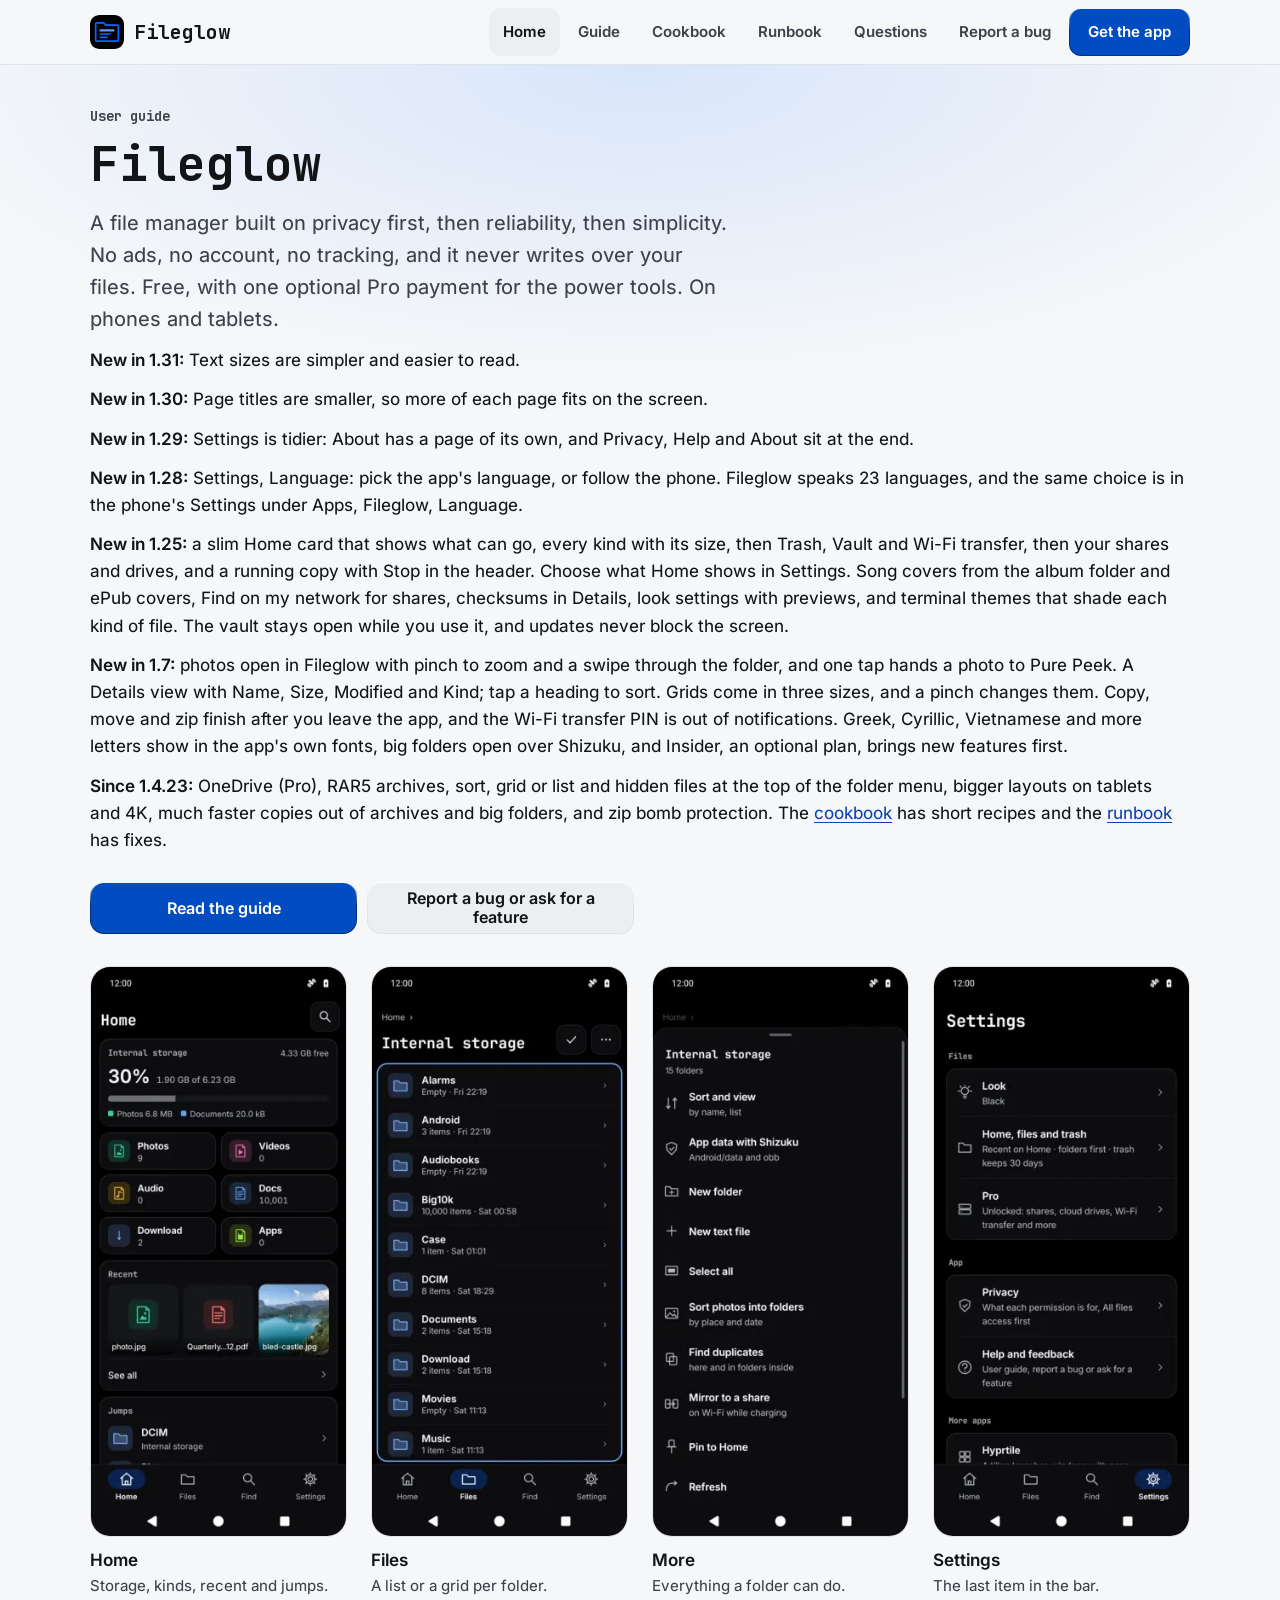
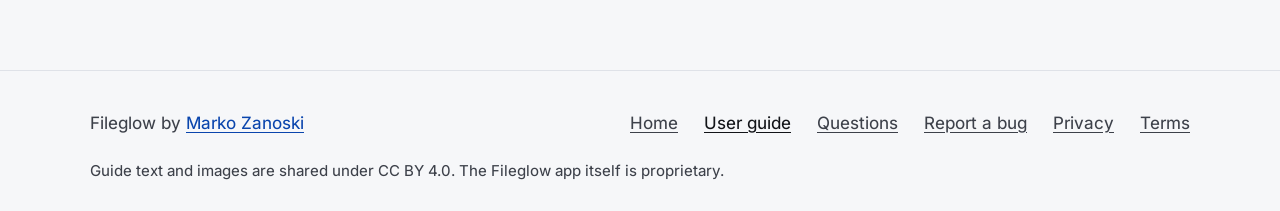
<file: docs/index.html>
<!doctype html>
<html lang="en">
<head>
<meta charset="utf-8">
<meta name="viewport" content="width=device-width, initial-scale=1, viewport-fit=cover">
<title>Home · Fileglow user guide</title>
<meta name="description" content="The user guide for Fileglow, the private and reliable file manager for Android phones and tablets.">
<meta name="theme-color" content="#f6f7f9" media="(prefers-color-scheme: light)">
<meta name="theme-color" content="#000000" media="(prefers-color-scheme: dark)">
<meta property="og:title" content="Home · Fileglow user guide">
<meta property="og:description" content="The user guide for Fileglow, the private and reliable file manager for Android phones and tablets.">
<link rel="icon" href="img/icon.svg" type="image/svg+xml">
<link rel="preload" href="fonts/jetbrains-mono-bold.woff2" as="font" type="font/woff2" crossorigin>
<link rel="preload" href="fonts/inter-regular.woff2" as="font" type="font/woff2" crossorigin>
<style>:root {
color-scheme: light dark;
--zs-fill: #004cc0;
--zs-on-fill: #ffffff;
--zs-glow: #0068ff;
--zs-mono: "JetBrains Mono", ui-monospace, "SF Mono", Menlo, Consolas, monospace;
--zs-sans: "Inter", system-ui, -apple-system, "Segoe UI", Roboto, sans-serif;
--zs-fs: 1;
--zs-type-screen-title: calc(27px * var(--zs-fs));
--zs-type-app-bar-title: calc(22px * var(--zs-fs));
--zs-type-pro-headline: calc(22px * var(--zs-fs));
--zs-type-sheet-title: calc(18px * var(--zs-fs));
--zs-type-sheet-title-big: calc(22px * var(--zs-fs));
--zs-type-section-label: calc(13px * var(--zs-fs));
--zs-type-panel-value: calc(19px * var(--zs-fs));
--zs-type-number: calc(20px * var(--zs-fs));
--zs-type-version: calc(17px * var(--zs-fs));
--zs-type-body: calc(15px * var(--zs-fs));
--zs-type-key: calc(15px * var(--zs-fs));
--zs-type-key-main: calc(16px * var(--zs-fs));
--zs-type-header-key: calc(13px * var(--zs-fs));
--zs-type-item-name: calc(15px * var(--zs-fs));
--zs-type-feature-name: calc(15px * var(--zs-fs));
--zs-type-pitch: calc(14.5px * var(--zs-fs));
--zs-type-hint: calc(14px * var(--zs-fs));
--zs-type-small: calc(13.5px * var(--zs-fs));
--zs-type-feature-line: calc(13px * var(--zs-fs));
--zs-type-nav-label: calc(12.5px * var(--zs-fs));
--zs-type-chip: calc(12.5px * var(--zs-fs));
--zs-type-meta: calc(12.5px * var(--zs-fs));
--zs-type-axis: calc(12px * var(--zs-fs));
--zs-r-plate: 16px;
--zs-r-key: 14px;
--zs-r-key-focus-inner: 10px;
--zs-r-header-key: 12px;
--zs-r-icon-button: 12px;
--zs-r-row: 12px;
--zs-r-note: 12px;
--zs-r-theme-tile: 14px;
--zs-r-tile-preview: 9px;
--zs-r-feature-tile: 10px;
--zs-r-list-icon: 10px;
--zs-r-sheet-top: 24px;
--zs-r-grab: 4px;
--zs-r-pill: 999px;
--zs-r-chip: 999px;
--zs-r-switch: 999px;
--zs-key-h: 52px;
--zs-header-key-h: 48px;
--zs-touch: 48px;
--zs-row-h: 52px;
--zs-item-h: 56px;
--zs-nav-item-h: 56px;
--zs-pill-w: 60px;
--zs-pill-h: 32px;
--zs-pro-row-h: 60px;
--zs-content-max: 1100px;
--zs-press-ms: 70ms;
--zs-release-ms: 140ms;
--zs-look-ms: 250ms;
--zs-pill-ms: 200ms;
--zs-s0: 2px;
--zs-s1: 4px;
--zs-s2: 6px;
--zs-s3: 8px;
--zs-s4: 10px;
--zs-s5: 12px;
--zs-s6: 14px;
--zs-s7: 16px;
--zs-s8: 18px;
--zs-s9: 22px;
--zs-s10: 26px;
--zs-s11: 28px;
--zs-s12: 32px;
--zs-s13: 48px;
--zs-ground: #f6f7f9;
--zs-plate: #ffffff;
--zs-well: #eceef2;
--zs-line: #dfe2e8;
--zs-edge: #7b808c;
--zs-bevel: #ffffff;
--zs-text: #121418;
--zs-soft: #3d414a;
--zs-blue: #0a45ad;
--zs-on-blue: #ffffff;
--zs-ok: #0a5530;
--zs-warn: #5c3a00;
--zs-bad: #931313;
--zs-scrim: rgba(18,20,24,.38);
--zs-chosen: #e8f0ff;
--zs-on-chosen: #0a3f9e;
--zs-risky-fill: #fde8e7;
--zs-risky-text: #8a1010;
--zs-risky-line: #d42a20;
--zs-live-dot: #1a7f4b;
}
@media (prefers-color-scheme: dark) {
:root:not([data-look]), :root[data-look="auto"] {
--zs-ground: #000000;
--zs-plate: #0d0d10;
--zs-well: #16171b;
--zs-line: #24252b;
--zs-edge: #646771;
--zs-bevel: #34363e;
--zs-text: #ffffff;
--zs-soft: #b6b8c0;
--zs-blue: #7aaeff;
--zs-on-blue: #04132e;
--zs-ok: #6fdc9b;
--zs-warn: #f2c06b;
--zs-bad: #ff9d97;
--zs-scrim: rgba(0,0,0,.6);
--zs-chosen: #0a2350;
--zs-on-chosen: #ffffff;
--zs-risky-fill: #2a0d10;
--zs-risky-text: #ffb4ae;
--zs-risky-line: #ff5a4f;
--zs-live-dot: #3ecf8e;
}
}
:root[data-look="light"] {
color-scheme: light;
--zs-ground: #f6f7f9;
--zs-plate: #ffffff;
--zs-well: #eceef2;
--zs-line: #dfe2e8;
--zs-edge: #7b808c;
--zs-bevel: #ffffff;
--zs-text: #121418;
--zs-soft: #3d414a;
--zs-blue: #0a45ad;
--zs-on-blue: #ffffff;
--zs-ok: #0a5530;
--zs-warn: #5c3a00;
--zs-bad: #931313;
--zs-scrim: rgba(18,20,24,.38);
--zs-chosen: #e8f0ff;
--zs-on-chosen: #0a3f9e;
--zs-risky-fill: #fde8e7;
--zs-risky-text: #8a1010;
--zs-risky-line: #d42a20;
--zs-live-dot: #1a7f4b;
}
:root[data-look="dark"] {
color-scheme: dark;
--zs-ground: #111215;
--zs-plate: #18191d;
--zs-well: #1f2126;
--zs-line: #2a2c33;
--zs-edge: #6c707b;
--zs-bevel: #3a3d46;
--zs-text: #eceef2;
--zs-soft: #b5b8c1;
--zs-blue: #86b6ff;
--zs-on-blue: #04132e;
--zs-ok: #6fdc9b;
--zs-warn: #f2c06b;
--zs-bad: #ff9d97;
--zs-scrim: rgba(0,0,0,.55);
--zs-chosen: #0a2350;
--zs-on-chosen: #ffffff;
--zs-risky-fill: #2a0d10;
--zs-risky-text: #ffb4ae;
--zs-risky-line: #ff5a4f;
--zs-live-dot: #3ecf8e;
}
:root[data-look="black"] {
color-scheme: dark;
--zs-ground: #000000;
--zs-plate: #0d0d10;
--zs-well: #16171b;
--zs-line: #24252b;
--zs-edge: #646771;
--zs-bevel: #34363e;
--zs-text: #ffffff;
--zs-soft: #b6b8c0;
--zs-blue: #7aaeff;
--zs-on-blue: #04132e;
--zs-ok: #6fdc9b;
--zs-warn: #f2c06b;
--zs-bad: #ff9d97;
--zs-scrim: rgba(0,0,0,.6);
--zs-chosen: #0a2350;
--zs-on-chosen: #ffffff;
--zs-risky-fill: #2a0d10;
--zs-risky-text: #ffb4ae;
--zs-risky-line: #ff5a4f;
--zs-live-dot: #3ecf8e;
}
@media (prefers-reduced-motion: reduce) { :root { --zs-press-ms: 0ms; --zs-release-ms: 0ms; --zs-look-ms: 0ms; --zs-pill-ms: 0ms; } }
@font-face { font-family: Inter; src: url(fonts/inter-regular.woff2) format("woff2"); font-weight: 400; font-display: swap; }
@font-face { font-family: Inter; src: url(fonts/inter-semibold.woff2) format("woff2"); font-weight: 600; font-display: swap; }
@font-face { font-family: "JetBrains Mono"; src: url(fonts/jetbrains-mono-bold.woff2) format("woff2"); font-weight: 700; font-display: swap; }
* { box-sizing: border-box; }
html { background: var(--zs-ground); scroll-behavior: smooth; -webkit-text-size-adjust: 100%; }
@media (prefers-reduced-motion: reduce) { html { scroll-behavior: auto; } }
body { margin: 0; color: var(--zs-text); background: var(--zs-ground); font: 400 1.0625rem/1.6 var(--zs-sans); -webkit-font-smoothing: antialiased; }
img, svg { display: block; max-width: 100%; }
a { color: var(--zs-blue); text-underline-offset: .2em; }
a:hover { text-decoration-thickness: 2px; }
:focus-visible { outline: 2px solid var(--zs-glow); outline-offset: 3px; border-radius: var(--zs-r-row); }
.skip { position: absolute; left: -999px; top: 8px; z-index: 20; background: var(--zs-fill); color: var(--zs-on-fill); padding: 12px 18px; border-radius: var(--zs-r-key); font-weight: 600; }
.skip:focus { left: 12px; }
.wrap { width: min(var(--zs-content-max), 100% - 40px); margin-inline: auto; }
h1, h2, .lbl { font-family: var(--zs-mono); font-weight: 700; letter-spacing: 0; margin: 0; }
h1, h2, h3 { text-wrap: balance; }
p, li, dd { text-wrap: pretty; }
h1 { font-size: clamp(2rem, 5.2vw, 3rem); line-height: 1.12; }
h2 { font-size: clamp(1.375rem, 3vw, 1.75rem); line-height: 1.2; margin: 44px 0 12px; }
h3, .h3 { font: 600 1.125rem/1.35 var(--zs-sans); margin: 0; }
.lbl { font-size: .875rem; color: var(--zs-soft); margin: 0 0 10px; }
p { margin: 0; }
p + p { margin-top: 12px; }
.bar { position: sticky; top: 0; z-index: 10; background: var(--zs-ground); border-bottom: 1px solid var(--zs-line); padding-top: env(safe-area-inset-top, 0px); }
.bar .wrap { display: flex; flex-wrap: wrap; align-items: center; justify-content: space-between; gap: 0 12px; min-height: 64px; padding-block: 8px; }
.brand { display: flex; align-items: center; gap: 10px; min-height: 48px; color: var(--zs-text); text-decoration: none; font: 700 1.25rem/1 var(--zs-mono); white-space: nowrap; }
.brand img { width: 34px; height: 34px; border-radius: 9px; }
.bar nav { display: flex; align-items: center; gap: 4px; }
.bar nav a { display: inline-flex; align-items: center; min-height: 48px; padding: 0 14px; border-radius: var(--zs-r-row); color: var(--zs-soft); font-weight: 600; font-size: .9375rem; text-decoration: none; white-space: nowrap; }
.bar nav a:hover, .bar nav a[aria-current] { color: var(--zs-text); background: var(--zs-well); }
@media (max-width: 760px) { .hide-s { display: none !important; } }
.key { display: inline-flex; align-items: center; justify-content: center; gap: 10px; min-height: var(--zs-key-h); padding: 0 22px; border-radius: var(--zs-r-key); border: 1px solid transparent; font: 600 1rem/1.2 var(--zs-sans); text-decoration: none; text-align: center; cursor: pointer; transition: transform var(--zs-release-ms) ease, filter var(--zs-release-ms) ease; }
.key:active { transform: scale(.97); transition-duration: var(--zs-press-ms); }
.key.filled, .bar nav a.key { color: var(--zs-on-fill); background: linear-gradient(var(--zs-fill), var(--zs-fill)) padding-box, linear-gradient(to bottom, rgba(255,255,255,.32), color-mix(in srgb, var(--zs-fill) 65%, #000) 45%) border-box; }
.key.filled:hover, .bar nav a.key:hover { color: var(--zs-on-fill); filter: brightness(1.08); }
.bar nav a.key { min-height: 48px; padding: 0 18px; border-radius: var(--zs-r-header-key); }
.key.tonal { color: var(--zs-text); background: linear-gradient(var(--zs-well), var(--zs-well)) padding-box, linear-gradient(to bottom, var(--zs-bevel), var(--zs-line) 45%) border-box; }
.keys { display: grid; gap: 10px; margin-top: 28px; max-width: 34rem; }
@media (min-width: 35em) { .keys { grid-auto-flow: column; grid-auto-columns: minmax(0, 1fr); } }
.plate { background: var(--zs-plate); border: 1px solid var(--zs-line); border-radius: var(--zs-r-plate); box-shadow: 0 1px 0 var(--zs-bevel) inset; }
.page { position: relative; isolation: isolate; padding-block: 40px 72px; }
.page::before { content: ""; position: absolute; inset: 0 0 auto; height: 320px; z-index: -1; pointer-events: none; background: radial-gradient(60% 100% at 50% 0%, color-mix(in srgb, var(--zs-glow) 12%, transparent), transparent); }
.lede { margin-top: 16px; max-width: 40rem; color: var(--zs-soft); font-size: clamp(1.0625rem, 1.8vw, 1.25rem); }
.doc { max-width: 46rem; overflow-wrap: break-word; }
.doc p, .doc li { color: var(--zs-soft); }
.doc strong, .doc b { color: var(--zs-text); font-weight: 600; }
.doc ul, .doc ol { padding-left: 1.3em; }
.doc li + li { margin-top: 6px; }
dl.rows { margin: 16px 0 0; padding: 4px 0; }
dl.rows > div { padding: 14px 18px; }
dl.rows > div + div { border-top: 1px solid var(--zs-line); }
dl.rows dt { font-weight: 600; color: var(--zs-text); }
dl.rows dd { margin: 2px 0 0; color: var(--zs-soft); }
.with-shot { display: grid; grid-template-columns: minmax(0, 1fr); gap: 24px; align-items: start; }
@media (min-width: 840px) { .with-shot { grid-template-columns: minmax(0, 1fr) 260px; gap: 56px; } .with-shot > figure { position: sticky; top: 88px; margin-top: 44px; } }
figure { margin: 0; }
figure img { width: 100%; height: auto; aspect-ratio: 9 / 20; border-radius: 20px; border: 1px solid var(--zs-line); background: var(--zs-plate); }
.with-shot > figure { max-width: 260px; }
figcaption { margin-top: 10px; font-weight: 600; }
figcaption span { display: block; font-weight: 400; color: var(--zs-soft); font-size: .9375rem; }
.shots { display: grid; gap: 16px; grid-template-columns: repeat(2, minmax(0, 1fr)); margin: 32px 0 0; padding: 0; list-style: none; }
@media (min-width: 840px) { .shots { grid-template-columns: repeat(4, minmax(0, 1fr)); gap: 24px; } }
figure.tv img { aspect-ratio: 16 / 9; border-radius: 14px; }
.tvshots { display: grid; gap: 20px; grid-template-columns: minmax(0, 1fr); margin: 24px 0 0; padding: 0; list-style: none; }
@media (min-width: 640px) { .tvshots { grid-template-columns: repeat(2, minmax(0, 1fr)); } }
.cards { display: grid; gap: 12px; margin-top: 24px; }
@media (min-width: 840px) { .cards { grid-template-columns: 1fr 1fr; } }
.card { padding: 22px; display: flex; flex-direction: column; gap: 6px; }
.card p { color: var(--zs-soft); }
.card .key { margin-top: auto; align-self: start; }
.card p:last-of-type { margin-bottom: 14px; }
.mail { color: var(--zs-text); }
.sr { position: absolute; width: 1px; height: 1px; overflow: hidden; clip-path: inset(50%); white-space: nowrap; }
footer { border-top: 1px solid var(--zs-line); padding: 28px 0 calc(28px + env(safe-area-inset-bottom, 0px)); color: var(--zs-soft); }
footer .wrap { display: flex; flex-wrap: wrap; gap: 12px 24px; justify-content: space-between; align-items: center; }
footer nav { display: flex; flex-wrap: wrap; gap: 2px; margin-inline: -12px; }
footer nav a { display: inline-flex; align-items: center; min-height: 48px; padding: 0 12px; color: var(--zs-soft); border-radius: var(--zs-r-row); }
footer nav a:hover, footer nav a[aria-current] { color: var(--zs-text); }
footer .lic { flex-basis: 100%; font-size: .9375rem; }
@media (min-width: 2200px) { html { font-size: 130%; } .wrap { width: min(1600px, 100% - 96px); } }
@media (min-width: 3200px) { html { font-size: 180%; } .wrap { width: min(2400px, 100% - 160px); } }
@media (prefers-reduced-motion: reduce) { .key { transition: none; } .key:active { transform: none; } }</style>
</head>
<body>
<a class="skip" href="#main">Skip to content</a>
<header class="bar">
  <div class="wrap">
    <a class="brand" href="index.html"><img src="img/icon.svg" alt="" width="34" height="34"><span>Fileglow</span></a>
    <nav aria-label="Guide pages"><a class="hide-s" href="index.html" aria-current="page">Home</a><a class="hide-s" href="guide.html">Guide</a><a class="hide-s" href="cookbook.html">Cookbook</a><a class="hide-s" href="runbook.html">Runbook</a><a class="hide-s" href="faq.html">Questions</a><a class="hide-s" href="report.html">Report a bug</a><a class="key" href="https://play.google.com/store/apps/details?id=com.zanoshky.fileglow&amp;referrer=utm_source%3Dgithub%26utm_medium%3Dguide%26utm_campaign%3Dfileglow-2026-11">Get the app</a></nav>
  </div>
</header>
<main id="main" class="page">
  <div class="wrap">

    <p class="lbl">User guide</p>
    <h1>Fileglow</h1>
    <p class="lede">A file manager built on privacy first, then reliability, then simplicity. No ads, no account, no tracking, and it never writes over your files. Free, with one optional Pro payment for the power tools. On phones and tablets.</p>
    <p><strong>New in 1.31:</strong> Text sizes are simpler and easier to read.</p>
    <p><strong>New in 1.30:</strong> Page titles are smaller, so more of each page fits on the screen.</p>
    <p><strong>New in 1.29:</strong> Settings is tidier: About has a page of its own, and Privacy, Help and About sit at the end.</p>
    <p><strong>New in 1.28:</strong> Settings, Language: pick the app's language, or follow the phone. Fileglow speaks 23 languages, and the same choice is in the phone's Settings under Apps, Fileglow, Language.</p>
    <p><strong>New in 1.25:</strong> a slim Home card that shows what can go, every kind with its size, then Trash, Vault and Wi-Fi transfer, then your shares and drives, and a running copy with Stop in the header. Choose what Home shows in Settings. Song covers from the album folder and ePub covers, Find on my network for shares, checksums in Details, look settings with previews, and terminal themes that shade each kind of file. The vault stays open while you use it, and updates never block the screen.</p>
    <p><strong>New in 1.7:</strong> photos open in Fileglow with pinch to zoom and a swipe through the folder, and one tap hands a photo to Pure Peek. A Details view with Name, Size, Modified and Kind; tap a heading to sort. Grids come in three sizes, and a pinch changes them. Copy, move and zip finish after you leave the app, and the Wi-Fi transfer PIN is out of notifications. Greek, Cyrillic, Vietnamese and more letters show in the app's own fonts, big folders open over Shizuku, and Insider, an optional plan, brings new features first.</p>
    <p><strong>Since 1.4.23:</strong> OneDrive (Pro), RAR5 archives, sort, grid or list and hidden files at the top of the folder menu, bigger layouts on tablets and 4K, much faster copies out of archives and big folders, and zip bomb protection. The <a href="cookbook.html">cookbook</a> has short recipes and the <a href="runbook.html">runbook</a> has fixes.</p>
    <div class="keys">
      <a class="key filled" href="guide.html">Read the guide</a>
      <a class="key tonal" href="report.html">Report a bug or ask for a feature</a>
    </div>
    <ul class="shots">
      <li><figure><img src="img/home.jpg" srcset="img/home-300.webp 300w, img/home-540.webp 540w" sizes="(min-width: 840px) 260px, 45vw" alt="Fileglow Home in Black: internal storage 30% used with a coloured bar, tiles for Photos, Videos, Audio, Docs, Download and Apps, Recent pictures and Jumps, with Home, Files, Find and Settings in the bar at the foot." width="540" height="1200" fetchpriority="high"><figcaption>Home<span>Storage, kinds, recent and jumps.</span></figcaption></figure></li>
      <li><figure><img src="img/files.jpg" srcset="img/files-300.webp 300w, img/files-540.webp 540w" sizes="(min-width: 840px) 260px, 45vw" alt="Files on Internal storage: a list of folders such as Alarms, Android, Audiobooks, DCIM, Documents, Download, Movies and Music, each with its size and date, and the Select and More keys in the header." width="540" height="1200" loading="lazy" decoding="async"><figcaption>Files<span>A list or a grid per folder.</span></figcaption></figure></li>
      <li><figure><img src="img/menu.jpg" srcset="img/menu-300.webp 300w, img/menu-540.webp 540w" sizes="(min-width: 840px) 260px, 45vw" alt="The More sheet of a folder: App data with Shizuku, New folder, New text file, Select all, Sort photos into folders, Find duplicates, Mirror to a share, Pin to Home and Refresh." width="540" height="1200" loading="lazy" decoding="async"><figcaption>More<span>Everything a folder can do.</span></figcaption></figure></li>
      <li><figure><img src="img/settings.jpg" srcset="img/settings-300.webp 300w, img/settings-540.webp 540w" sizes="(min-width: 840px) 260px, 45vw" alt="Settings: a Files card with Look, Home, files and trash, and Pro, an App card with Privacy and Help and feedback, then More apps, each row saying what is set now." width="540" height="1200" loading="lazy" decoding="async"><figcaption>Settings<span>The last item in the bar.</span></figcaption></figure></li>
    </ul>

  </div>
</main>
<footer>
  <div class="wrap">
    <span>Fileglow by <a href="https://zanoski.com">Marko Zanoski</a></span>
    <nav aria-label="Footer"><a href="https://fileglow.zanoski.com">Home</a><a href="index.html" aria-current="page">User guide</a><a href="faq.html">Questions</a><a href="report.html">Report a bug</a><a href="https://fileglow.zanoski.com/privacy">Privacy</a><a href="https://fileglow.zanoski.com/terms">Terms</a></nav>
    <p class="lic">Guide text and images are shared under CC BY 4.0. The Fileglow app itself is proprietary.</p>
  </div>
</footer>
</body>
</html>
</file>
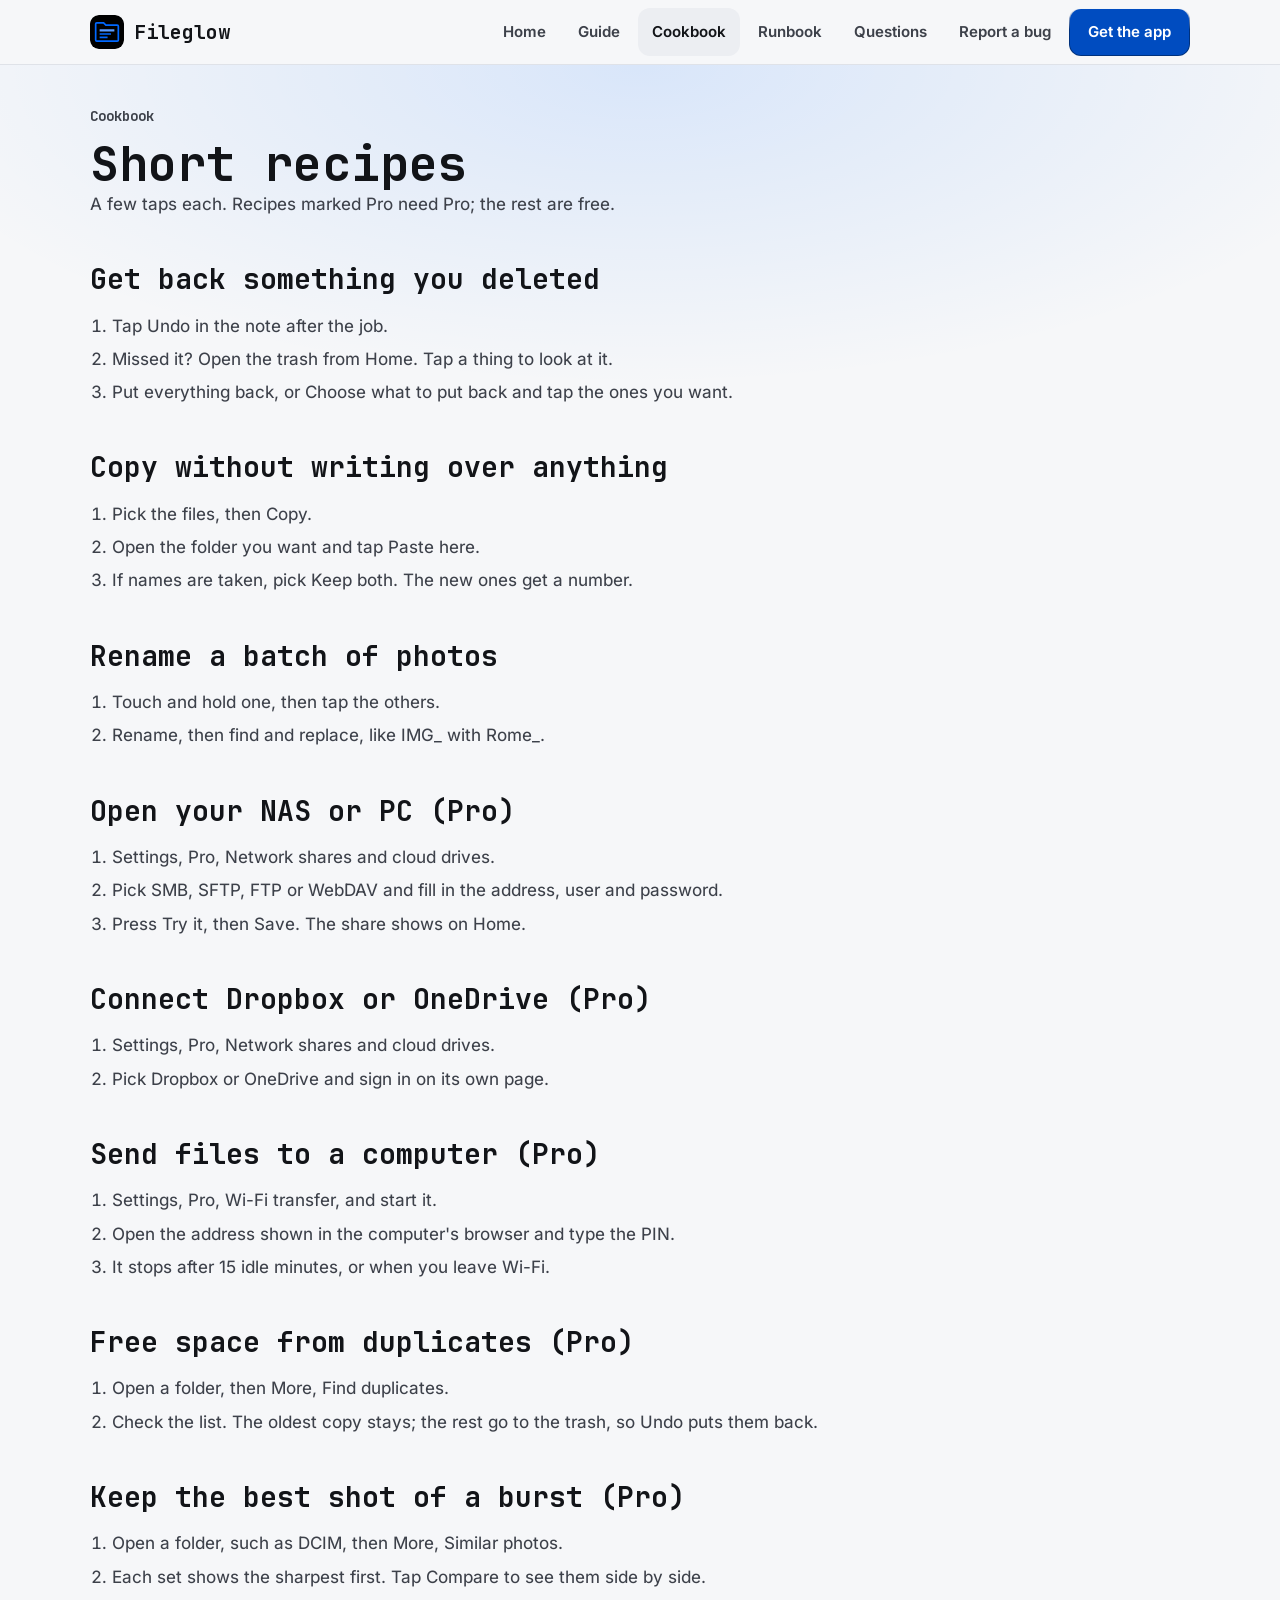
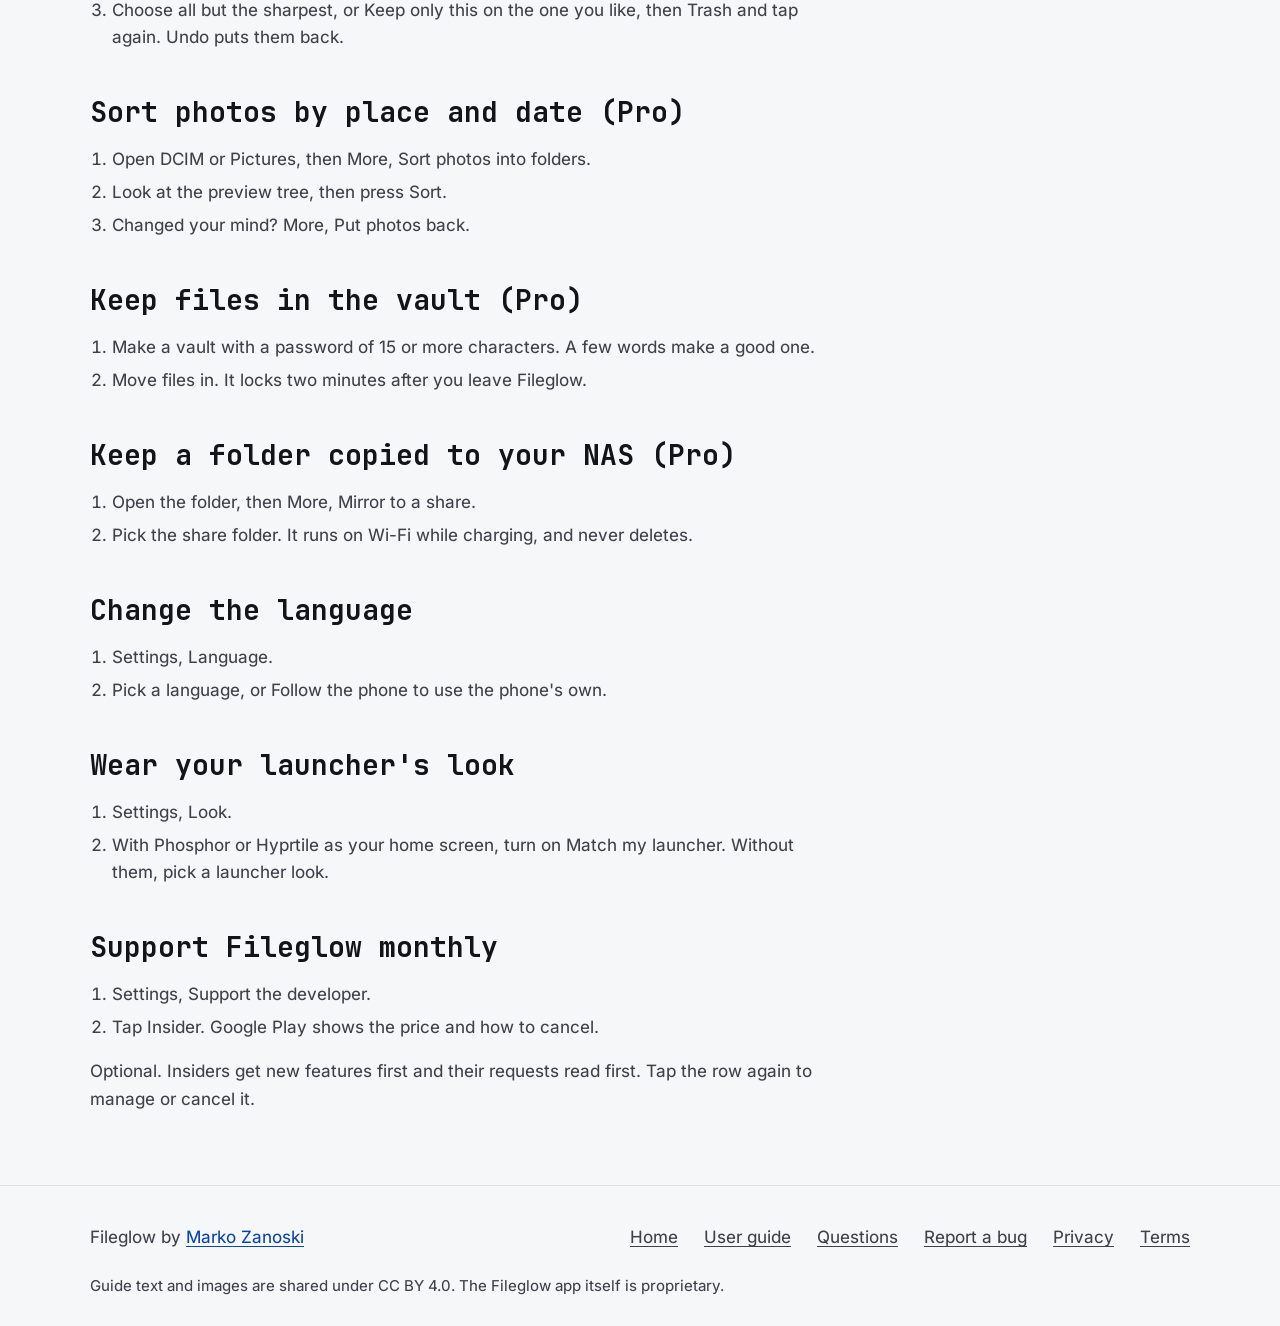
<file: docs/cookbook.html>
<!doctype html>
<html lang="en">
<head>
<meta charset="utf-8">
<meta name="viewport" content="width=device-width, initial-scale=1, viewport-fit=cover">
<title>Cookbook · Fileglow user guide</title>
<meta name="description" content="Short Fileglow recipes: undo a delete, copy without writing over, connect a NAS or OneDrive, Wi-Fi transfer, duplicates, sort photos, the vault and more.">
<meta name="theme-color" content="#f6f7f9" media="(prefers-color-scheme: light)">
<meta name="theme-color" content="#000000" media="(prefers-color-scheme: dark)">
<meta property="og:title" content="Cookbook · Fileglow user guide">
<meta property="og:description" content="Short Fileglow recipes: undo a delete, copy without writing over, connect a NAS or OneDrive, Wi-Fi transfer, duplicates, sort photos, the vault and more.">
<link rel="icon" href="img/icon.svg" type="image/svg+xml">
<link rel="preload" href="fonts/jetbrains-mono-bold.woff2" as="font" type="font/woff2" crossorigin>
<link rel="preload" href="fonts/inter-regular.woff2" as="font" type="font/woff2" crossorigin>
<style>:root {
color-scheme: light dark;
--zs-fill: #004cc0;
--zs-on-fill: #ffffff;
--zs-glow: #0068ff;
--zs-mono: "JetBrains Mono", ui-monospace, "SF Mono", Menlo, Consolas, monospace;
--zs-sans: "Inter", system-ui, -apple-system, "Segoe UI", Roboto, sans-serif;
--zs-fs: 1;
--zs-type-screen-title: calc(27px * var(--zs-fs));
--zs-type-app-bar-title: calc(22px * var(--zs-fs));
--zs-type-pro-headline: calc(22px * var(--zs-fs));
--zs-type-sheet-title: calc(18px * var(--zs-fs));
--zs-type-sheet-title-big: calc(22px * var(--zs-fs));
--zs-type-section-label: calc(13px * var(--zs-fs));
--zs-type-panel-value: calc(19px * var(--zs-fs));
--zs-type-number: calc(20px * var(--zs-fs));
--zs-type-version: calc(17px * var(--zs-fs));
--zs-type-body: calc(15px * var(--zs-fs));
--zs-type-key: calc(15px * var(--zs-fs));
--zs-type-key-main: calc(16px * var(--zs-fs));
--zs-type-header-key: calc(13px * var(--zs-fs));
--zs-type-item-name: calc(15px * var(--zs-fs));
--zs-type-feature-name: calc(15px * var(--zs-fs));
--zs-type-pitch: calc(14.5px * var(--zs-fs));
--zs-type-hint: calc(14px * var(--zs-fs));
--zs-type-small: calc(13.5px * var(--zs-fs));
--zs-type-feature-line: calc(13px * var(--zs-fs));
--zs-type-nav-label: calc(12.5px * var(--zs-fs));
--zs-type-chip: calc(12.5px * var(--zs-fs));
--zs-type-meta: calc(12.5px * var(--zs-fs));
--zs-type-axis: calc(12px * var(--zs-fs));
--zs-r-plate: 16px;
--zs-r-key: 14px;
--zs-r-key-focus-inner: 10px;
--zs-r-header-key: 12px;
--zs-r-icon-button: 12px;
--zs-r-row: 12px;
--zs-r-note: 12px;
--zs-r-theme-tile: 14px;
--zs-r-tile-preview: 9px;
--zs-r-feature-tile: 10px;
--zs-r-list-icon: 10px;
--zs-r-sheet-top: 24px;
--zs-r-grab: 4px;
--zs-r-pill: 999px;
--zs-r-chip: 999px;
--zs-r-switch: 999px;
--zs-key-h: 52px;
--zs-header-key-h: 48px;
--zs-touch: 48px;
--zs-row-h: 52px;
--zs-item-h: 56px;
--zs-nav-item-h: 56px;
--zs-pill-w: 60px;
--zs-pill-h: 32px;
--zs-pro-row-h: 60px;
--zs-content-max: 1100px;
--zs-press-ms: 70ms;
--zs-release-ms: 140ms;
--zs-look-ms: 250ms;
--zs-pill-ms: 200ms;
--zs-s0: 2px;
--zs-s1: 4px;
--zs-s2: 6px;
--zs-s3: 8px;
--zs-s4: 10px;
--zs-s5: 12px;
--zs-s6: 14px;
--zs-s7: 16px;
--zs-s8: 18px;
--zs-s9: 22px;
--zs-s10: 26px;
--zs-s11: 28px;
--zs-s12: 32px;
--zs-s13: 48px;
--zs-ground: #f6f7f9;
--zs-plate: #ffffff;
--zs-well: #eceef2;
--zs-line: #dfe2e8;
--zs-edge: #7b808c;
--zs-bevel: #ffffff;
--zs-text: #121418;
--zs-soft: #3d414a;
--zs-blue: #0a45ad;
--zs-on-blue: #ffffff;
--zs-ok: #0a5530;
--zs-warn: #5c3a00;
--zs-bad: #931313;
--zs-scrim: rgba(18,20,24,.38);
--zs-chosen: #e8f0ff;
--zs-on-chosen: #0a3f9e;
--zs-risky-fill: #fde8e7;
--zs-risky-text: #8a1010;
--zs-risky-line: #d42a20;
--zs-live-dot: #1a7f4b;
}
@media (prefers-color-scheme: dark) {
:root:not([data-look]), :root[data-look="auto"] {
--zs-ground: #000000;
--zs-plate: #0d0d10;
--zs-well: #16171b;
--zs-line: #24252b;
--zs-edge: #646771;
--zs-bevel: #34363e;
--zs-text: #ffffff;
--zs-soft: #b6b8c0;
--zs-blue: #7aaeff;
--zs-on-blue: #04132e;
--zs-ok: #6fdc9b;
--zs-warn: #f2c06b;
--zs-bad: #ff9d97;
--zs-scrim: rgba(0,0,0,.6);
--zs-chosen: #0a2350;
--zs-on-chosen: #ffffff;
--zs-risky-fill: #2a0d10;
--zs-risky-text: #ffb4ae;
--zs-risky-line: #ff5a4f;
--zs-live-dot: #3ecf8e;
}
}
:root[data-look="light"] {
color-scheme: light;
--zs-ground: #f6f7f9;
--zs-plate: #ffffff;
--zs-well: #eceef2;
--zs-line: #dfe2e8;
--zs-edge: #7b808c;
--zs-bevel: #ffffff;
--zs-text: #121418;
--zs-soft: #3d414a;
--zs-blue: #0a45ad;
--zs-on-blue: #ffffff;
--zs-ok: #0a5530;
--zs-warn: #5c3a00;
--zs-bad: #931313;
--zs-scrim: rgba(18,20,24,.38);
--zs-chosen: #e8f0ff;
--zs-on-chosen: #0a3f9e;
--zs-risky-fill: #fde8e7;
--zs-risky-text: #8a1010;
--zs-risky-line: #d42a20;
--zs-live-dot: #1a7f4b;
}
:root[data-look="dark"] {
color-scheme: dark;
--zs-ground: #111215;
--zs-plate: #18191d;
--zs-well: #1f2126;
--zs-line: #2a2c33;
--zs-edge: #6c707b;
--zs-bevel: #3a3d46;
--zs-text: #eceef2;
--zs-soft: #b5b8c1;
--zs-blue: #86b6ff;
--zs-on-blue: #04132e;
--zs-ok: #6fdc9b;
--zs-warn: #f2c06b;
--zs-bad: #ff9d97;
--zs-scrim: rgba(0,0,0,.55);
--zs-chosen: #0a2350;
--zs-on-chosen: #ffffff;
--zs-risky-fill: #2a0d10;
--zs-risky-text: #ffb4ae;
--zs-risky-line: #ff5a4f;
--zs-live-dot: #3ecf8e;
}
:root[data-look="black"] {
color-scheme: dark;
--zs-ground: #000000;
--zs-plate: #0d0d10;
--zs-well: #16171b;
--zs-line: #24252b;
--zs-edge: #646771;
--zs-bevel: #34363e;
--zs-text: #ffffff;
--zs-soft: #b6b8c0;
--zs-blue: #7aaeff;
--zs-on-blue: #04132e;
--zs-ok: #6fdc9b;
--zs-warn: #f2c06b;
--zs-bad: #ff9d97;
--zs-scrim: rgba(0,0,0,.6);
--zs-chosen: #0a2350;
--zs-on-chosen: #ffffff;
--zs-risky-fill: #2a0d10;
--zs-risky-text: #ffb4ae;
--zs-risky-line: #ff5a4f;
--zs-live-dot: #3ecf8e;
}
@media (prefers-reduced-motion: reduce) { :root { --zs-press-ms: 0ms; --zs-release-ms: 0ms; --zs-look-ms: 0ms; --zs-pill-ms: 0ms; } }
@font-face { font-family: Inter; src: url(fonts/inter-regular.woff2) format("woff2"); font-weight: 400; font-display: swap; }
@font-face { font-family: Inter; src: url(fonts/inter-semibold.woff2) format("woff2"); font-weight: 600; font-display: swap; }
@font-face { font-family: "JetBrains Mono"; src: url(fonts/jetbrains-mono-bold.woff2) format("woff2"); font-weight: 700; font-display: swap; }
* { box-sizing: border-box; }
html { background: var(--zs-ground); scroll-behavior: smooth; -webkit-text-size-adjust: 100%; }
@media (prefers-reduced-motion: reduce) { html { scroll-behavior: auto; } }
body { margin: 0; color: var(--zs-text); background: var(--zs-ground); font: 400 1.0625rem/1.6 var(--zs-sans); -webkit-font-smoothing: antialiased; }
img, svg { display: block; max-width: 100%; }
a { color: var(--zs-blue); text-underline-offset: .2em; }
a:hover { text-decoration-thickness: 2px; }
:focus-visible { outline: 2px solid var(--zs-glow); outline-offset: 3px; border-radius: var(--zs-r-row); }
.skip { position: absolute; left: -999px; top: 8px; z-index: 20; background: var(--zs-fill); color: var(--zs-on-fill); padding: 12px 18px; border-radius: var(--zs-r-key); font-weight: 600; }
.skip:focus { left: 12px; }
.wrap { width: min(var(--zs-content-max), 100% - 40px); margin-inline: auto; }
h1, h2, .lbl { font-family: var(--zs-mono); font-weight: 700; letter-spacing: 0; margin: 0; }
h1, h2, h3 { text-wrap: balance; }
p, li, dd { text-wrap: pretty; }
h1 { font-size: clamp(2rem, 5.2vw, 3rem); line-height: 1.12; }
h2 { font-size: clamp(1.375rem, 3vw, 1.75rem); line-height: 1.2; margin: 44px 0 12px; }
h3, .h3 { font: 600 1.125rem/1.35 var(--zs-sans); margin: 0; }
.lbl { font-size: .875rem; color: var(--zs-soft); margin: 0 0 10px; }
p { margin: 0; }
p + p { margin-top: 12px; }
.bar { position: sticky; top: 0; z-index: 10; background: var(--zs-ground); border-bottom: 1px solid var(--zs-line); padding-top: env(safe-area-inset-top, 0px); }
.bar .wrap { display: flex; flex-wrap: wrap; align-items: center; justify-content: space-between; gap: 0 12px; min-height: 64px; padding-block: 8px; }
.brand { display: flex; align-items: center; gap: 10px; min-height: 48px; color: var(--zs-text); text-decoration: none; font: 700 1.25rem/1 var(--zs-mono); white-space: nowrap; }
.brand img { width: 34px; height: 34px; border-radius: 9px; }
.bar nav { display: flex; align-items: center; gap: 4px; }
.bar nav a { display: inline-flex; align-items: center; min-height: 48px; padding: 0 14px; border-radius: var(--zs-r-row); color: var(--zs-soft); font-weight: 600; font-size: .9375rem; text-decoration: none; white-space: nowrap; }
.bar nav a:hover, .bar nav a[aria-current] { color: var(--zs-text); background: var(--zs-well); }
@media (max-width: 760px) { .hide-s { display: none !important; } }
.key { display: inline-flex; align-items: center; justify-content: center; gap: 10px; min-height: var(--zs-key-h); padding: 0 22px; border-radius: var(--zs-r-key); border: 1px solid transparent; font: 600 1rem/1.2 var(--zs-sans); text-decoration: none; text-align: center; cursor: pointer; transition: transform var(--zs-release-ms) ease, filter var(--zs-release-ms) ease; }
.key:active { transform: scale(.97); transition-duration: var(--zs-press-ms); }
.key.filled, .bar nav a.key { color: var(--zs-on-fill); background: linear-gradient(var(--zs-fill), var(--zs-fill)) padding-box, linear-gradient(to bottom, rgba(255,255,255,.32), color-mix(in srgb, var(--zs-fill) 65%, #000) 45%) border-box; }
.key.filled:hover, .bar nav a.key:hover { color: var(--zs-on-fill); filter: brightness(1.08); }
.bar nav a.key { min-height: 48px; padding: 0 18px; border-radius: var(--zs-r-header-key); }
.key.tonal { color: var(--zs-text); background: linear-gradient(var(--zs-well), var(--zs-well)) padding-box, linear-gradient(to bottom, var(--zs-bevel), var(--zs-line) 45%) border-box; }
.keys { display: grid; gap: 10px; margin-top: 28px; max-width: 34rem; }
@media (min-width: 35em) { .keys { grid-auto-flow: column; grid-auto-columns: minmax(0, 1fr); } }
.plate { background: var(--zs-plate); border: 1px solid var(--zs-line); border-radius: var(--zs-r-plate); box-shadow: 0 1px 0 var(--zs-bevel) inset; }
.page { position: relative; isolation: isolate; padding-block: 40px 72px; }
.page::before { content: ""; position: absolute; inset: 0 0 auto; height: 320px; z-index: -1; pointer-events: none; background: radial-gradient(60% 100% at 50% 0%, color-mix(in srgb, var(--zs-glow) 12%, transparent), transparent); }
.lede { margin-top: 16px; max-width: 40rem; color: var(--zs-soft); font-size: clamp(1.0625rem, 1.8vw, 1.25rem); }
.doc { max-width: 46rem; overflow-wrap: break-word; }
.doc p, .doc li { color: var(--zs-soft); }
.doc strong, .doc b { color: var(--zs-text); font-weight: 600; }
.doc ul, .doc ol { padding-left: 1.3em; }
.doc li + li { margin-top: 6px; }
dl.rows { margin: 16px 0 0; padding: 4px 0; }
dl.rows > div { padding: 14px 18px; }
dl.rows > div + div { border-top: 1px solid var(--zs-line); }
dl.rows dt { font-weight: 600; color: var(--zs-text); }
dl.rows dd { margin: 2px 0 0; color: var(--zs-soft); }
.with-shot { display: grid; grid-template-columns: minmax(0, 1fr); gap: 24px; align-items: start; }
@media (min-width: 840px) { .with-shot { grid-template-columns: minmax(0, 1fr) 260px; gap: 56px; } .with-shot > figure { position: sticky; top: 88px; margin-top: 44px; } }
figure { margin: 0; }
figure img { width: 100%; height: auto; aspect-ratio: 9 / 20; border-radius: 20px; border: 1px solid var(--zs-line); background: var(--zs-plate); }
.with-shot > figure { max-width: 260px; }
figcaption { margin-top: 10px; font-weight: 600; }
figcaption span { display: block; font-weight: 400; color: var(--zs-soft); font-size: .9375rem; }
.shots { display: grid; gap: 16px; grid-template-columns: repeat(2, minmax(0, 1fr)); margin: 32px 0 0; padding: 0; list-style: none; }
@media (min-width: 840px) { .shots { grid-template-columns: repeat(4, minmax(0, 1fr)); gap: 24px; } }
figure.tv img { aspect-ratio: 16 / 9; border-radius: 14px; }
.tvshots { display: grid; gap: 20px; grid-template-columns: minmax(0, 1fr); margin: 24px 0 0; padding: 0; list-style: none; }
@media (min-width: 640px) { .tvshots { grid-template-columns: repeat(2, minmax(0, 1fr)); } }
.cards { display: grid; gap: 12px; margin-top: 24px; }
@media (min-width: 840px) { .cards { grid-template-columns: 1fr 1fr; } }
.card { padding: 22px; display: flex; flex-direction: column; gap: 6px; }
.card p { color: var(--zs-soft); }
.card .key { margin-top: auto; align-self: start; }
.card p:last-of-type { margin-bottom: 14px; }
.mail { color: var(--zs-text); }
.sr { position: absolute; width: 1px; height: 1px; overflow: hidden; clip-path: inset(50%); white-space: nowrap; }
footer { border-top: 1px solid var(--zs-line); padding: 28px 0 calc(28px + env(safe-area-inset-bottom, 0px)); color: var(--zs-soft); }
footer .wrap { display: flex; flex-wrap: wrap; gap: 12px 24px; justify-content: space-between; align-items: center; }
footer nav { display: flex; flex-wrap: wrap; gap: 2px; margin-inline: -12px; }
footer nav a { display: inline-flex; align-items: center; min-height: 48px; padding: 0 12px; color: var(--zs-soft); border-radius: var(--zs-r-row); }
footer nav a:hover, footer nav a[aria-current] { color: var(--zs-text); }
footer .lic { flex-basis: 100%; font-size: .9375rem; }
@media (min-width: 2200px) { html { font-size: 130%; } .wrap { width: min(1600px, 100% - 96px); } }
@media (min-width: 3200px) { html { font-size: 180%; } .wrap { width: min(2400px, 100% - 160px); } }
@media (prefers-reduced-motion: reduce) { .key { transition: none; } .key:active { transform: none; } }</style>
</head>
<body>
<a class="skip" href="#main">Skip to content</a>
<header class="bar">
  <div class="wrap">
    <a class="brand" href="index.html"><img src="img/icon.svg" alt="" width="34" height="34"><span>Fileglow</span></a>
    <nav aria-label="Guide pages"><a class="hide-s" href="index.html">Home</a><a class="hide-s" href="guide.html">Guide</a><a class="hide-s" href="cookbook.html" aria-current="page">Cookbook</a><a class="hide-s" href="runbook.html">Runbook</a><a class="hide-s" href="faq.html">Questions</a><a class="hide-s" href="report.html">Report a bug</a><a class="key" href="https://play.google.com/store/apps/details?id=com.zanoshky.fileglow&amp;referrer=utm_source%3Dgithub%26utm_medium%3Dguide%26utm_campaign%3Dfileglow-2026-11">Get the app</a></nav>
  </div>
</header>
<main id="main" class="page">
  <div class="wrap">

    <div class="doc">
    <p class="lbl">Cookbook</p>
    <h1>Short recipes</h1>
    <p>A few taps each. Recipes marked Pro need Pro; the rest are free.</p>

    <h2>Get back something you deleted</h2>
    <ol><li>Tap Undo in the note after the job.</li><li>Missed it? Open the trash from Home. Tap a thing to look at it.</li><li>Put everything back, or Choose what to put back and tap the ones you want.</li></ol>

    <h2>Copy without writing over anything</h2>
    <ol><li>Pick the files, then Copy.</li><li>Open the folder you want and tap Paste here.</li><li>If names are taken, pick Keep both. The new ones get a number.</li></ol>

    <h2>Rename a batch of photos</h2>
    <ol><li>Touch and hold one, then tap the others.</li><li>Rename, then find and replace, like IMG_ with Rome_.</li></ol>

    <h2>Open your NAS or PC (Pro)</h2>
    <ol><li>Settings, Pro, Network shares and cloud drives.</li><li>Pick SMB, SFTP, FTP or WebDAV and fill in the address, user and password.</li><li>Press Try it, then Save. The share shows on Home.</li></ol>

    <h2>Connect Dropbox or OneDrive (Pro)</h2>
    <ol><li>Settings, Pro, Network shares and cloud drives.</li><li>Pick Dropbox or OneDrive and sign in on its own page.</li></ol>

    <h2>Send files to a computer (Pro)</h2>
    <ol><li>Settings, Pro, Wi-Fi transfer, and start it.</li><li>Open the address shown in the computer's browser and type the PIN.</li><li>It stops after 15 idle minutes, or when you leave Wi-Fi.</li></ol>

    <h2>Free space from duplicates (Pro)</h2>
    <ol><li>Open a folder, then More, Find duplicates.</li><li>Check the list. The oldest copy stays; the rest go to the trash, so Undo puts them back.</li></ol>

    <h2>Keep the best shot of a burst (Pro)</h2>
    <ol><li>Open a folder, such as DCIM, then More, Similar photos.</li><li>Each set shows the sharpest first. Tap Compare to see them side by side.</li><li>Choose all but the sharpest, or Keep only this on the one you like, then Trash and tap again. Undo puts them back.</li></ol>

    <h2>Sort photos by place and date (Pro)</h2>
    <ol><li>Open DCIM or Pictures, then More, Sort photos into folders.</li><li>Look at the preview tree, then press Sort.</li><li>Changed your mind? More, Put photos back.</li></ol>

    <h2>Keep files in the vault (Pro)</h2>
    <ol><li>Make a vault with a password of 15 or more characters. A few words make a good one.</li><li>Move files in. It locks two minutes after you leave Fileglow.</li></ol>

    <h2>Keep a folder copied to your NAS (Pro)</h2>
    <ol><li>Open the folder, then More, Mirror to a share.</li><li>Pick the share folder. It runs on Wi-Fi while charging, and never deletes.</li></ol>

    <h2>Change the language</h2>
    <ol><li>Settings, Language.</li><li>Pick a language, or Follow the phone to use the phone's own.</li></ol>

    <h2>Wear your launcher's look</h2>
    <ol><li>Settings, Look.</li><li>With Phosphor or Hyprtile as your home screen, turn on Match my launcher. Without them, pick a launcher look.</li></ol>

    <h2>Support Fileglow monthly</h2>
    <ol><li>Settings, Support the developer.</li><li>Tap Insider. Google Play shows the price and how to cancel.</li></ol>
    <p>Optional. Insiders get new features first and their requests read first. Tap the row again to manage or cancel it.</p>
    </div>

  </div>
</main>
<footer>
  <div class="wrap">
    <span>Fileglow by <a href="https://zanoski.com">Marko Zanoski</a></span>
    <nav aria-label="Footer"><a href="https://fileglow.zanoski.com">Home</a><a href="index.html">User guide</a><a href="faq.html">Questions</a><a href="report.html">Report a bug</a><a href="https://fileglow.zanoski.com/privacy">Privacy</a><a href="https://fileglow.zanoski.com/terms">Terms</a></nav>
    <p class="lic">Guide text and images are shared under CC BY 4.0. The Fileglow app itself is proprietary.</p>
  </div>
</footer>
</body>
</html>
</file>
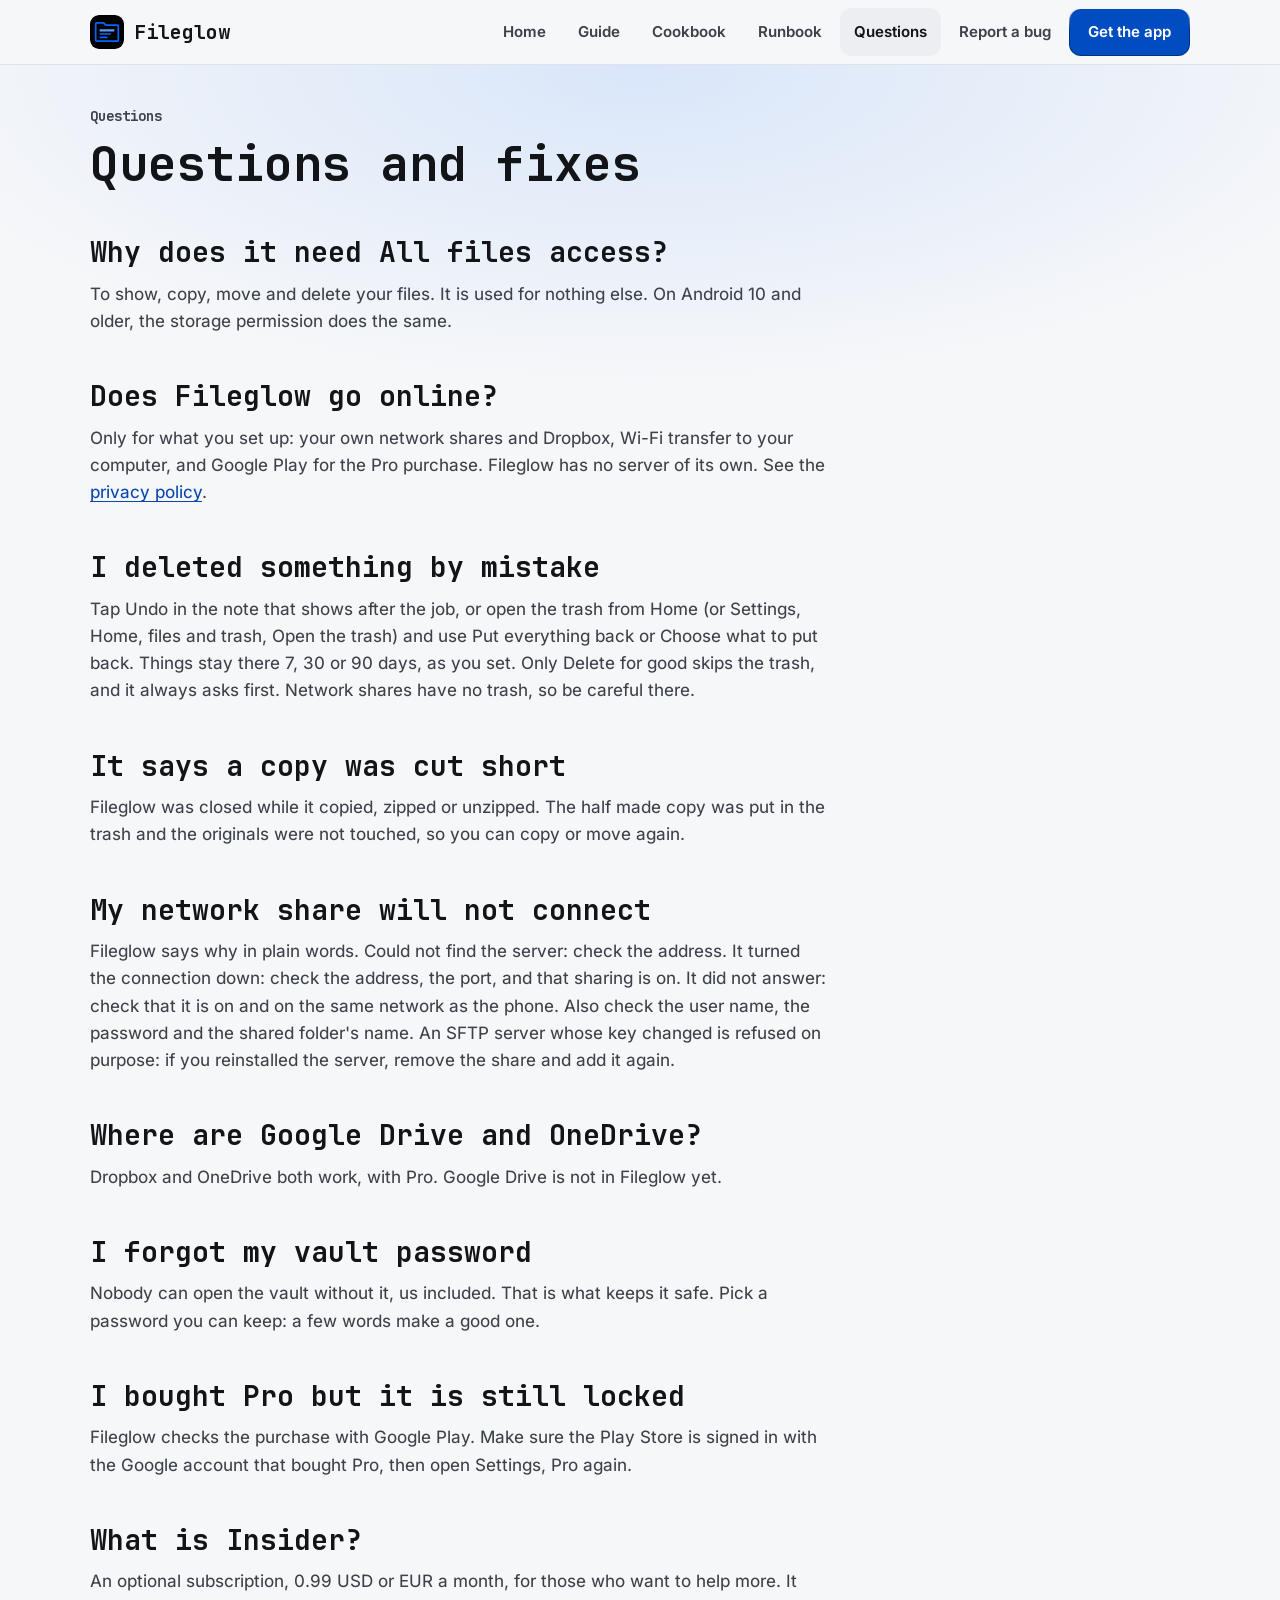
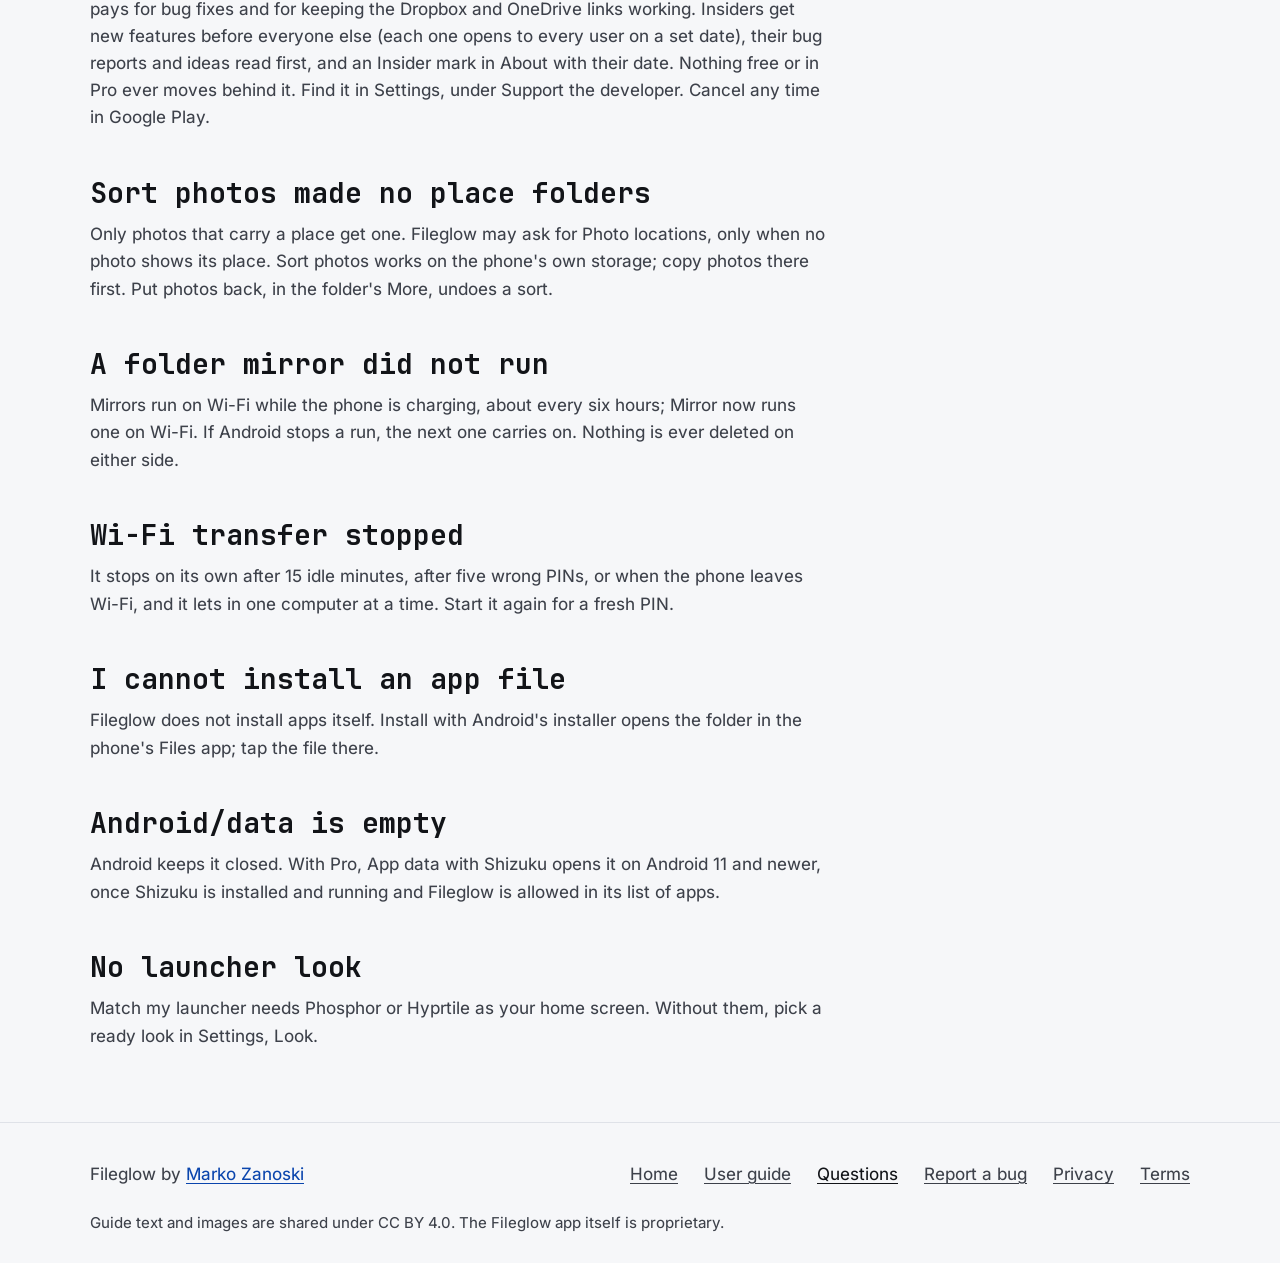
<file: docs/faq.html>
<!doctype html>
<html lang="en">
<head>
<meta charset="utf-8">
<meta name="viewport" content="width=device-width, initial-scale=1, viewport-fit=cover">
<title>Questions · Fileglow user guide</title>
<meta name="description" content="Answers to common questions about Fileglow, and what to try when something does not work.">
<meta name="theme-color" content="#f6f7f9" media="(prefers-color-scheme: light)">
<meta name="theme-color" content="#000000" media="(prefers-color-scheme: dark)">
<meta property="og:title" content="Questions · Fileglow user guide">
<meta property="og:description" content="Answers to common questions about Fileglow, and what to try when something does not work.">
<link rel="icon" href="img/icon.svg" type="image/svg+xml">
<link rel="preload" href="fonts/jetbrains-mono-bold.woff2" as="font" type="font/woff2" crossorigin>
<link rel="preload" href="fonts/inter-regular.woff2" as="font" type="font/woff2" crossorigin>
<style>:root {
color-scheme: light dark;
--zs-fill: #004cc0;
--zs-on-fill: #ffffff;
--zs-glow: #0068ff;
--zs-mono: "JetBrains Mono", ui-monospace, "SF Mono", Menlo, Consolas, monospace;
--zs-sans: "Inter", system-ui, -apple-system, "Segoe UI", Roboto, sans-serif;
--zs-fs: 1;
--zs-type-screen-title: calc(27px * var(--zs-fs));
--zs-type-app-bar-title: calc(22px * var(--zs-fs));
--zs-type-pro-headline: calc(22px * var(--zs-fs));
--zs-type-sheet-title: calc(18px * var(--zs-fs));
--zs-type-sheet-title-big: calc(22px * var(--zs-fs));
--zs-type-section-label: calc(13px * var(--zs-fs));
--zs-type-panel-value: calc(19px * var(--zs-fs));
--zs-type-number: calc(20px * var(--zs-fs));
--zs-type-version: calc(17px * var(--zs-fs));
--zs-type-body: calc(15px * var(--zs-fs));
--zs-type-key: calc(15px * var(--zs-fs));
--zs-type-key-main: calc(16px * var(--zs-fs));
--zs-type-header-key: calc(13px * var(--zs-fs));
--zs-type-item-name: calc(15px * var(--zs-fs));
--zs-type-feature-name: calc(15px * var(--zs-fs));
--zs-type-pitch: calc(14.5px * var(--zs-fs));
--zs-type-hint: calc(14px * var(--zs-fs));
--zs-type-small: calc(13.5px * var(--zs-fs));
--zs-type-feature-line: calc(13px * var(--zs-fs));
--zs-type-nav-label: calc(12.5px * var(--zs-fs));
--zs-type-chip: calc(12.5px * var(--zs-fs));
--zs-type-meta: calc(12.5px * var(--zs-fs));
--zs-type-axis: calc(12px * var(--zs-fs));
--zs-r-plate: 16px;
--zs-r-key: 14px;
--zs-r-key-focus-inner: 10px;
--zs-r-header-key: 12px;
--zs-r-icon-button: 12px;
--zs-r-row: 12px;
--zs-r-note: 12px;
--zs-r-theme-tile: 14px;
--zs-r-tile-preview: 9px;
--zs-r-feature-tile: 10px;
--zs-r-list-icon: 10px;
--zs-r-sheet-top: 24px;
--zs-r-grab: 4px;
--zs-r-pill: 999px;
--zs-r-chip: 999px;
--zs-r-switch: 999px;
--zs-key-h: 52px;
--zs-header-key-h: 48px;
--zs-touch: 48px;
--zs-row-h: 52px;
--zs-item-h: 56px;
--zs-nav-item-h: 56px;
--zs-pill-w: 60px;
--zs-pill-h: 32px;
--zs-pro-row-h: 60px;
--zs-content-max: 1100px;
--zs-press-ms: 70ms;
--zs-release-ms: 140ms;
--zs-look-ms: 250ms;
--zs-pill-ms: 200ms;
--zs-s0: 2px;
--zs-s1: 4px;
--zs-s2: 6px;
--zs-s3: 8px;
--zs-s4: 10px;
--zs-s5: 12px;
--zs-s6: 14px;
--zs-s7: 16px;
--zs-s8: 18px;
--zs-s9: 22px;
--zs-s10: 26px;
--zs-s11: 28px;
--zs-s12: 32px;
--zs-s13: 48px;
--zs-ground: #f6f7f9;
--zs-plate: #ffffff;
--zs-well: #eceef2;
--zs-line: #dfe2e8;
--zs-edge: #7b808c;
--zs-bevel: #ffffff;
--zs-text: #121418;
--zs-soft: #3d414a;
--zs-blue: #0a45ad;
--zs-on-blue: #ffffff;
--zs-ok: #0a5530;
--zs-warn: #5c3a00;
--zs-bad: #931313;
--zs-scrim: rgba(18,20,24,.38);
--zs-chosen: #e8f0ff;
--zs-on-chosen: #0a3f9e;
--zs-risky-fill: #fde8e7;
--zs-risky-text: #8a1010;
--zs-risky-line: #d42a20;
--zs-live-dot: #1a7f4b;
}
@media (prefers-color-scheme: dark) {
:root:not([data-look]), :root[data-look="auto"] {
--zs-ground: #000000;
--zs-plate: #0d0d10;
--zs-well: #16171b;
--zs-line: #24252b;
--zs-edge: #646771;
--zs-bevel: #34363e;
--zs-text: #ffffff;
--zs-soft: #b6b8c0;
--zs-blue: #7aaeff;
--zs-on-blue: #04132e;
--zs-ok: #6fdc9b;
--zs-warn: #f2c06b;
--zs-bad: #ff9d97;
--zs-scrim: rgba(0,0,0,.6);
--zs-chosen: #0a2350;
--zs-on-chosen: #ffffff;
--zs-risky-fill: #2a0d10;
--zs-risky-text: #ffb4ae;
--zs-risky-line: #ff5a4f;
--zs-live-dot: #3ecf8e;
}
}
:root[data-look="light"] {
color-scheme: light;
--zs-ground: #f6f7f9;
--zs-plate: #ffffff;
--zs-well: #eceef2;
--zs-line: #dfe2e8;
--zs-edge: #7b808c;
--zs-bevel: #ffffff;
--zs-text: #121418;
--zs-soft: #3d414a;
--zs-blue: #0a45ad;
--zs-on-blue: #ffffff;
--zs-ok: #0a5530;
--zs-warn: #5c3a00;
--zs-bad: #931313;
--zs-scrim: rgba(18,20,24,.38);
--zs-chosen: #e8f0ff;
--zs-on-chosen: #0a3f9e;
--zs-risky-fill: #fde8e7;
--zs-risky-text: #8a1010;
--zs-risky-line: #d42a20;
--zs-live-dot: #1a7f4b;
}
:root[data-look="dark"] {
color-scheme: dark;
--zs-ground: #111215;
--zs-plate: #18191d;
--zs-well: #1f2126;
--zs-line: #2a2c33;
--zs-edge: #6c707b;
--zs-bevel: #3a3d46;
--zs-text: #eceef2;
--zs-soft: #b5b8c1;
--zs-blue: #86b6ff;
--zs-on-blue: #04132e;
--zs-ok: #6fdc9b;
--zs-warn: #f2c06b;
--zs-bad: #ff9d97;
--zs-scrim: rgba(0,0,0,.55);
--zs-chosen: #0a2350;
--zs-on-chosen: #ffffff;
--zs-risky-fill: #2a0d10;
--zs-risky-text: #ffb4ae;
--zs-risky-line: #ff5a4f;
--zs-live-dot: #3ecf8e;
}
:root[data-look="black"] {
color-scheme: dark;
--zs-ground: #000000;
--zs-plate: #0d0d10;
--zs-well: #16171b;
--zs-line: #24252b;
--zs-edge: #646771;
--zs-bevel: #34363e;
--zs-text: #ffffff;
--zs-soft: #b6b8c0;
--zs-blue: #7aaeff;
--zs-on-blue: #04132e;
--zs-ok: #6fdc9b;
--zs-warn: #f2c06b;
--zs-bad: #ff9d97;
--zs-scrim: rgba(0,0,0,.6);
--zs-chosen: #0a2350;
--zs-on-chosen: #ffffff;
--zs-risky-fill: #2a0d10;
--zs-risky-text: #ffb4ae;
--zs-risky-line: #ff5a4f;
--zs-live-dot: #3ecf8e;
}
@media (prefers-reduced-motion: reduce) { :root { --zs-press-ms: 0ms; --zs-release-ms: 0ms; --zs-look-ms: 0ms; --zs-pill-ms: 0ms; } }
@font-face { font-family: Inter; src: url(fonts/inter-regular.woff2) format("woff2"); font-weight: 400; font-display: swap; }
@font-face { font-family: Inter; src: url(fonts/inter-semibold.woff2) format("woff2"); font-weight: 600; font-display: swap; }
@font-face { font-family: "JetBrains Mono"; src: url(fonts/jetbrains-mono-bold.woff2) format("woff2"); font-weight: 700; font-display: swap; }
* { box-sizing: border-box; }
html { background: var(--zs-ground); scroll-behavior: smooth; -webkit-text-size-adjust: 100%; }
@media (prefers-reduced-motion: reduce) { html { scroll-behavior: auto; } }
body { margin: 0; color: var(--zs-text); background: var(--zs-ground); font: 400 1.0625rem/1.6 var(--zs-sans); -webkit-font-smoothing: antialiased; }
img, svg { display: block; max-width: 100%; }
a { color: var(--zs-blue); text-underline-offset: .2em; }
a:hover { text-decoration-thickness: 2px; }
:focus-visible { outline: 2px solid var(--zs-glow); outline-offset: 3px; border-radius: var(--zs-r-row); }
.skip { position: absolute; left: -999px; top: 8px; z-index: 20; background: var(--zs-fill); color: var(--zs-on-fill); padding: 12px 18px; border-radius: var(--zs-r-key); font-weight: 600; }
.skip:focus { left: 12px; }
.wrap { width: min(var(--zs-content-max), 100% - 40px); margin-inline: auto; }
h1, h2, .lbl { font-family: var(--zs-mono); font-weight: 700; letter-spacing: 0; margin: 0; }
h1, h2, h3 { text-wrap: balance; }
p, li, dd { text-wrap: pretty; }
h1 { font-size: clamp(2rem, 5.2vw, 3rem); line-height: 1.12; }
h2 { font-size: clamp(1.375rem, 3vw, 1.75rem); line-height: 1.2; margin: 44px 0 12px; }
h3, .h3 { font: 600 1.125rem/1.35 var(--zs-sans); margin: 0; }
.lbl { font-size: .875rem; color: var(--zs-soft); margin: 0 0 10px; }
p { margin: 0; }
p + p { margin-top: 12px; }
.bar { position: sticky; top: 0; z-index: 10; background: var(--zs-ground); border-bottom: 1px solid var(--zs-line); padding-top: env(safe-area-inset-top, 0px); }
.bar .wrap { display: flex; flex-wrap: wrap; align-items: center; justify-content: space-between; gap: 0 12px; min-height: 64px; padding-block: 8px; }
.brand { display: flex; align-items: center; gap: 10px; min-height: 48px; color: var(--zs-text); text-decoration: none; font: 700 1.25rem/1 var(--zs-mono); white-space: nowrap; }
.brand img { width: 34px; height: 34px; border-radius: 9px; }
.bar nav { display: flex; align-items: center; gap: 4px; }
.bar nav a { display: inline-flex; align-items: center; min-height: 48px; padding: 0 14px; border-radius: var(--zs-r-row); color: var(--zs-soft); font-weight: 600; font-size: .9375rem; text-decoration: none; white-space: nowrap; }
.bar nav a:hover, .bar nav a[aria-current] { color: var(--zs-text); background: var(--zs-well); }
@media (max-width: 760px) { .hide-s { display: none !important; } }
.key { display: inline-flex; align-items: center; justify-content: center; gap: 10px; min-height: var(--zs-key-h); padding: 0 22px; border-radius: var(--zs-r-key); border: 1px solid transparent; font: 600 1rem/1.2 var(--zs-sans); text-decoration: none; text-align: center; cursor: pointer; transition: transform var(--zs-release-ms) ease, filter var(--zs-release-ms) ease; }
.key:active { transform: scale(.97); transition-duration: var(--zs-press-ms); }
.key.filled, .bar nav a.key { color: var(--zs-on-fill); background: linear-gradient(var(--zs-fill), var(--zs-fill)) padding-box, linear-gradient(to bottom, rgba(255,255,255,.32), color-mix(in srgb, var(--zs-fill) 65%, #000) 45%) border-box; }
.key.filled:hover, .bar nav a.key:hover { color: var(--zs-on-fill); filter: brightness(1.08); }
.bar nav a.key { min-height: 48px; padding: 0 18px; border-radius: var(--zs-r-header-key); }
.key.tonal { color: var(--zs-text); background: linear-gradient(var(--zs-well), var(--zs-well)) padding-box, linear-gradient(to bottom, var(--zs-bevel), var(--zs-line) 45%) border-box; }
.keys { display: grid; gap: 10px; margin-top: 28px; max-width: 34rem; }
@media (min-width: 35em) { .keys { grid-auto-flow: column; grid-auto-columns: minmax(0, 1fr); } }
.plate { background: var(--zs-plate); border: 1px solid var(--zs-line); border-radius: var(--zs-r-plate); box-shadow: 0 1px 0 var(--zs-bevel) inset; }
.page { position: relative; isolation: isolate; padding-block: 40px 72px; }
.page::before { content: ""; position: absolute; inset: 0 0 auto; height: 320px; z-index: -1; pointer-events: none; background: radial-gradient(60% 100% at 50% 0%, color-mix(in srgb, var(--zs-glow) 12%, transparent), transparent); }
.lede { margin-top: 16px; max-width: 40rem; color: var(--zs-soft); font-size: clamp(1.0625rem, 1.8vw, 1.25rem); }
.doc { max-width: 46rem; overflow-wrap: break-word; }
.doc p, .doc li { color: var(--zs-soft); }
.doc strong, .doc b { color: var(--zs-text); font-weight: 600; }
.doc ul, .doc ol { padding-left: 1.3em; }
.doc li + li { margin-top: 6px; }
dl.rows { margin: 16px 0 0; padding: 4px 0; }
dl.rows > div { padding: 14px 18px; }
dl.rows > div + div { border-top: 1px solid var(--zs-line); }
dl.rows dt { font-weight: 600; color: var(--zs-text); }
dl.rows dd { margin: 2px 0 0; color: var(--zs-soft); }
.with-shot { display: grid; grid-template-columns: minmax(0, 1fr); gap: 24px; align-items: start; }
@media (min-width: 840px) { .with-shot { grid-template-columns: minmax(0, 1fr) 260px; gap: 56px; } .with-shot > figure { position: sticky; top: 88px; margin-top: 44px; } }
figure { margin: 0; }
figure img { width: 100%; height: auto; aspect-ratio: 9 / 20; border-radius: 20px; border: 1px solid var(--zs-line); background: var(--zs-plate); }
.with-shot > figure { max-width: 260px; }
figcaption { margin-top: 10px; font-weight: 600; }
figcaption span { display: block; font-weight: 400; color: var(--zs-soft); font-size: .9375rem; }
.shots { display: grid; gap: 16px; grid-template-columns: repeat(2, minmax(0, 1fr)); margin: 32px 0 0; padding: 0; list-style: none; }
@media (min-width: 840px) { .shots { grid-template-columns: repeat(4, minmax(0, 1fr)); gap: 24px; } }
figure.tv img { aspect-ratio: 16 / 9; border-radius: 14px; }
.tvshots { display: grid; gap: 20px; grid-template-columns: minmax(0, 1fr); margin: 24px 0 0; padding: 0; list-style: none; }
@media (min-width: 640px) { .tvshots { grid-template-columns: repeat(2, minmax(0, 1fr)); } }
.cards { display: grid; gap: 12px; margin-top: 24px; }
@media (min-width: 840px) { .cards { grid-template-columns: 1fr 1fr; } }
.card { padding: 22px; display: flex; flex-direction: column; gap: 6px; }
.card p { color: var(--zs-soft); }
.card .key { margin-top: auto; align-self: start; }
.card p:last-of-type { margin-bottom: 14px; }
.mail { color: var(--zs-text); }
.sr { position: absolute; width: 1px; height: 1px; overflow: hidden; clip-path: inset(50%); white-space: nowrap; }
footer { border-top: 1px solid var(--zs-line); padding: 28px 0 calc(28px + env(safe-area-inset-bottom, 0px)); color: var(--zs-soft); }
footer .wrap { display: flex; flex-wrap: wrap; gap: 12px 24px; justify-content: space-between; align-items: center; }
footer nav { display: flex; flex-wrap: wrap; gap: 2px; margin-inline: -12px; }
footer nav a { display: inline-flex; align-items: center; min-height: 48px; padding: 0 12px; color: var(--zs-soft); border-radius: var(--zs-r-row); }
footer nav a:hover, footer nav a[aria-current] { color: var(--zs-text); }
footer .lic { flex-basis: 100%; font-size: .9375rem; }
@media (min-width: 2200px) { html { font-size: 130%; } .wrap { width: min(1600px, 100% - 96px); } }
@media (min-width: 3200px) { html { font-size: 180%; } .wrap { width: min(2400px, 100% - 160px); } }
@media (prefers-reduced-motion: reduce) { .key { transition: none; } .key:active { transform: none; } }</style>
</head>
<body>
<a class="skip" href="#main">Skip to content</a>
<header class="bar">
  <div class="wrap">
    <a class="brand" href="index.html"><img src="img/icon.svg" alt="" width="34" height="34"><span>Fileglow</span></a>
    <nav aria-label="Guide pages"><a class="hide-s" href="index.html">Home</a><a class="hide-s" href="guide.html">Guide</a><a class="hide-s" href="cookbook.html">Cookbook</a><a class="hide-s" href="runbook.html">Runbook</a><a class="hide-s" href="faq.html" aria-current="page">Questions</a><a class="hide-s" href="report.html">Report a bug</a><a class="key" href="https://play.google.com/store/apps/details?id=com.zanoshky.fileglow&amp;referrer=utm_source%3Dgithub%26utm_medium%3Dguide%26utm_campaign%3Dfileglow-2026-11">Get the app</a></nav>
  </div>
</header>
<main id="main" class="page">
  <div class="wrap">

    <div class="doc">
    <p class="lbl">Questions</p>
    <h1>Questions and fixes</h1>

    <h2>Why does it need All files access?</h2>
    <p>To show, copy, move and delete your files. It is used for nothing else. On Android 10 and older, the storage permission does the same.</p>

    <h2>Does Fileglow go online?</h2>
    <p>Only for what you set up: your own network shares and Dropbox, Wi-Fi transfer to your computer, and Google Play for the Pro purchase. Fileglow has no server of its own. See the <a href="https://fileglow.zanoski.com/privacy">privacy policy</a>.</p>

    <h2>I deleted something by mistake</h2>
    <p>Tap Undo in the note that shows after the job, or open the trash from Home (or Settings, Home, files and trash, Open the trash) and use Put everything back or Choose what to put back. Things stay there 7, 30 or 90 days, as you set. Only Delete for good skips the trash, and it always asks first. Network shares have no trash, so be careful there.</p>

    <h2>It says a copy was cut short</h2>
    <p>Fileglow was closed while it copied, zipped or unzipped. The half made copy was put in the trash and the originals were not touched, so you can copy or move again.</p>

    <h2>My network share will not connect</h2>
    <p>Fileglow says why in plain words. Could not find the server: check the address. It turned the connection down: check the address, the port, and that sharing is on. It did not answer: check that it is on and on the same network as the phone. Also check the user name, the password and the shared folder's name. An SFTP server whose key changed is refused on purpose: if you reinstalled the server, remove the share and add it again.</p>

    <h2>Where are Google Drive and OneDrive?</h2>
    <p>Dropbox and OneDrive both work, with Pro. Google Drive is not in Fileglow yet.</p>

    <h2>I forgot my vault password</h2>
    <p>Nobody can open the vault without it, us included. That is what keeps it safe. Pick a password you can keep: a few words make a good one.</p>

    <h2>I bought Pro but it is still locked</h2>
    <p>Fileglow checks the purchase with Google Play. Make sure the Play Store is signed in with the Google account that bought Pro, then open Settings, Pro again.</p>

    <h2>What is Insider?</h2>
    <p>An optional subscription, 0.99 USD or EUR a month, for those who want to help more. It pays for bug fixes and for keeping the Dropbox and OneDrive links working. Insiders get new features before everyone else (each one opens to every user on a set date), their bug reports and ideas read first, and an Insider mark in About with their date. Nothing free or in Pro ever moves behind it. Find it in Settings, under Support the developer. Cancel any time in Google Play.</p>

    <h2>Sort photos made no place folders</h2>
    <p>Only photos that carry a place get one. Fileglow may ask for Photo locations, only when no photo shows its place. Sort photos works on the phone's own storage; copy photos there first. Put photos back, in the folder's More, undoes a sort.</p>

    <h2>A folder mirror did not run</h2>
    <p>Mirrors run on Wi-Fi while the phone is charging, about every six hours; Mirror now runs one on Wi-Fi. If Android stops a run, the next one carries on. Nothing is ever deleted on either side.</p>

    <h2>Wi-Fi transfer stopped</h2>
    <p>It stops on its own after 15 idle minutes, after five wrong PINs, or when the phone leaves Wi-Fi, and it lets in one computer at a time. Start it again for a fresh PIN.</p>

    <h2>I cannot install an app file</h2>
    <p>Fileglow does not install apps itself. Install with Android's installer opens the folder in the phone's Files app; tap the file there.</p>

    <h2>Android/data is empty</h2>
    <p>Android keeps it closed. With Pro, App data with Shizuku opens it on Android 11 and newer, once Shizuku is installed and running and Fileglow is allowed in its list of apps.</p>

    <h2>No launcher look</h2>
    <p>Match my launcher needs Phosphor or Hyprtile as your home screen. Without them, pick a ready look in Settings, Look.</p>

    </div>

  </div>
</main>
<footer>
  <div class="wrap">
    <span>Fileglow by <a href="https://zanoski.com">Marko Zanoski</a></span>
    <nav aria-label="Footer"><a href="https://fileglow.zanoski.com">Home</a><a href="index.html">User guide</a><a href="faq.html" aria-current="page">Questions</a><a href="report.html">Report a bug</a><a href="https://fileglow.zanoski.com/privacy">Privacy</a><a href="https://fileglow.zanoski.com/terms">Terms</a></nav>
    <p class="lic">Guide text and images are shared under CC BY 4.0. The Fileglow app itself is proprietary.</p>
  </div>
</footer>
</body>
</html>
</file>
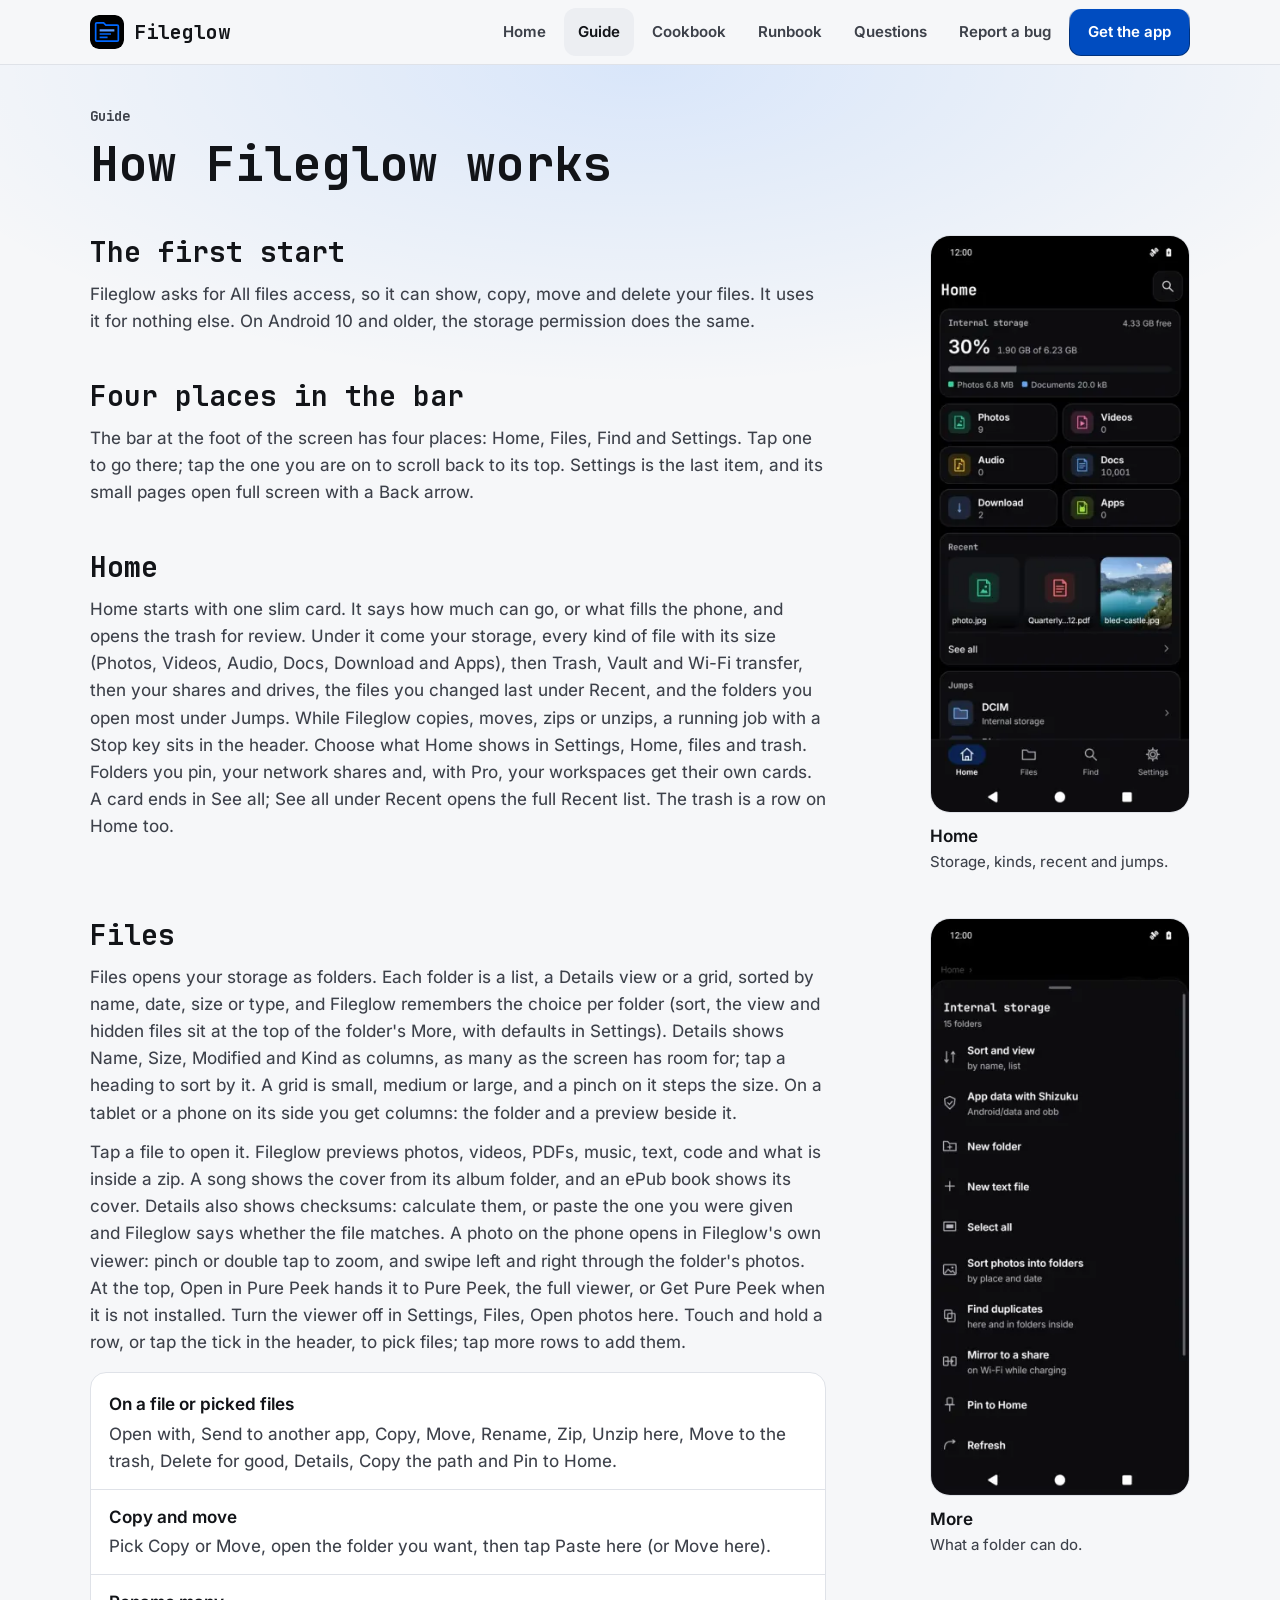
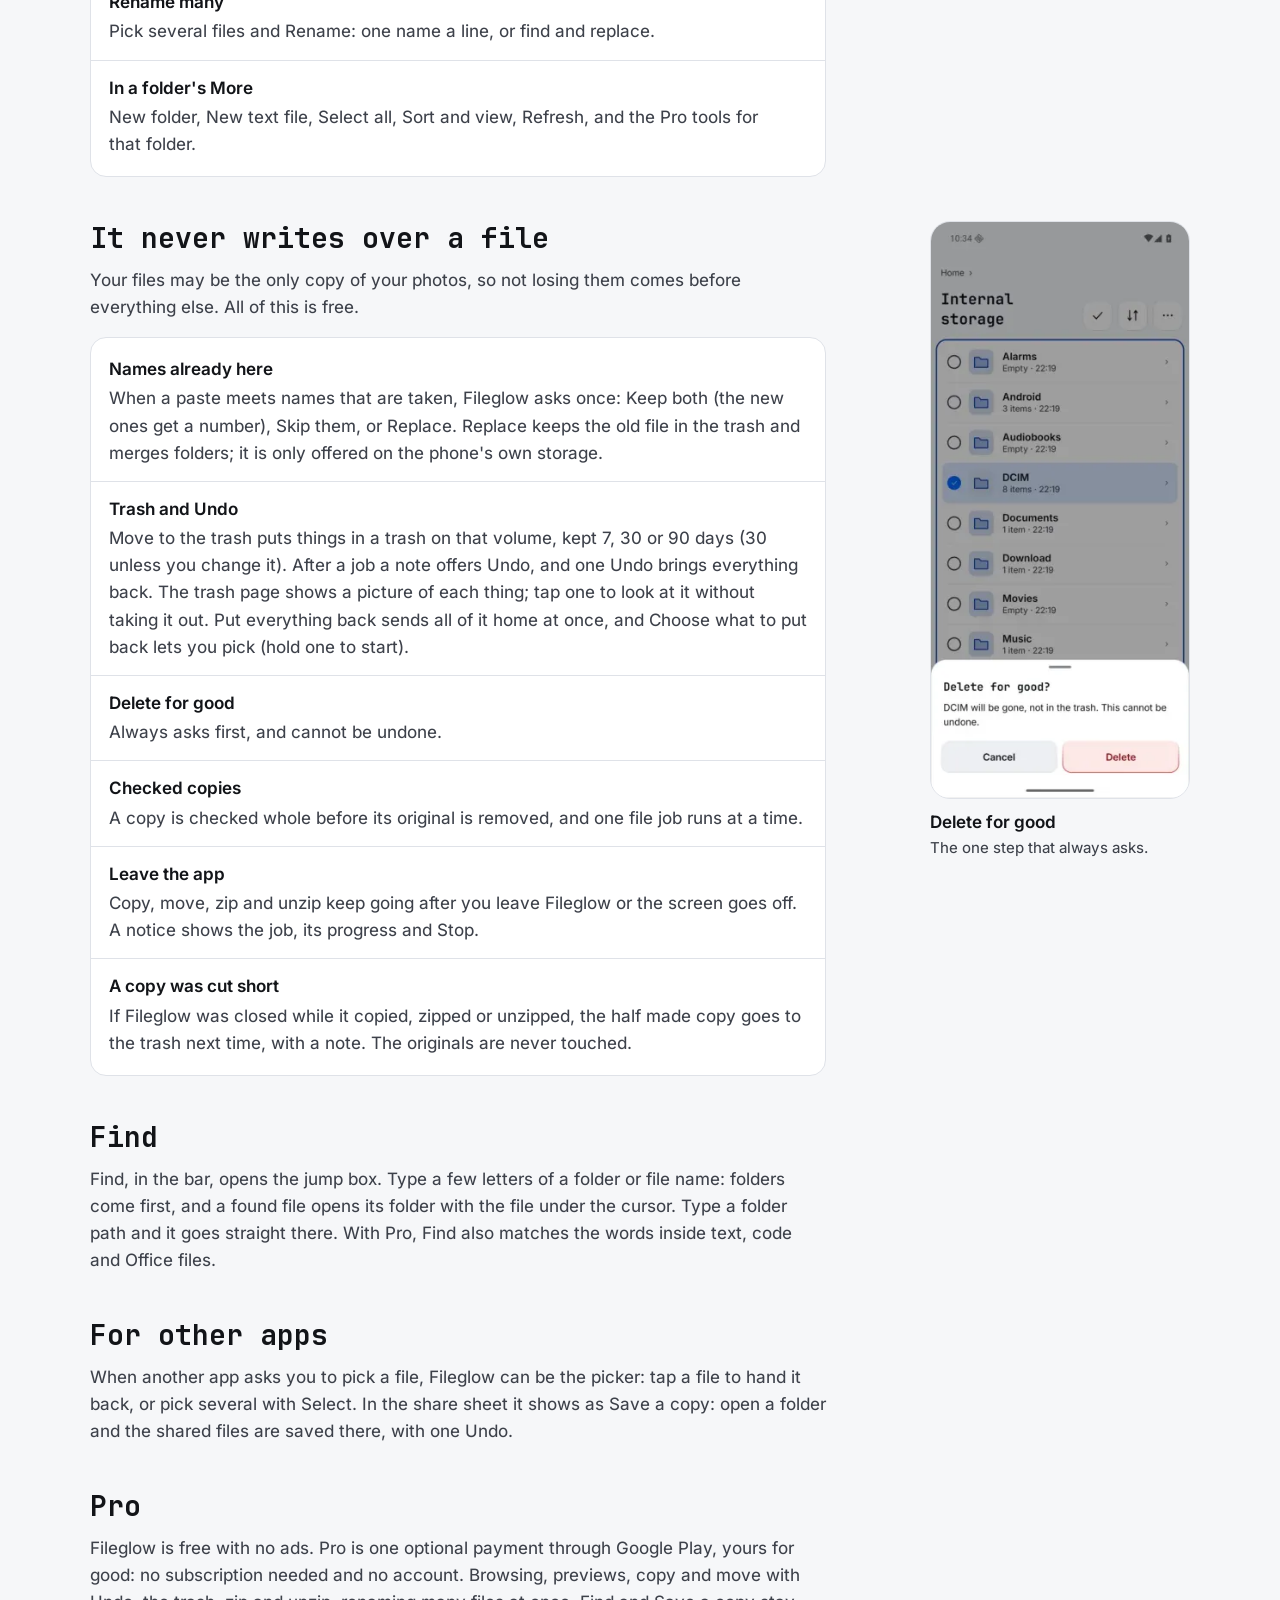
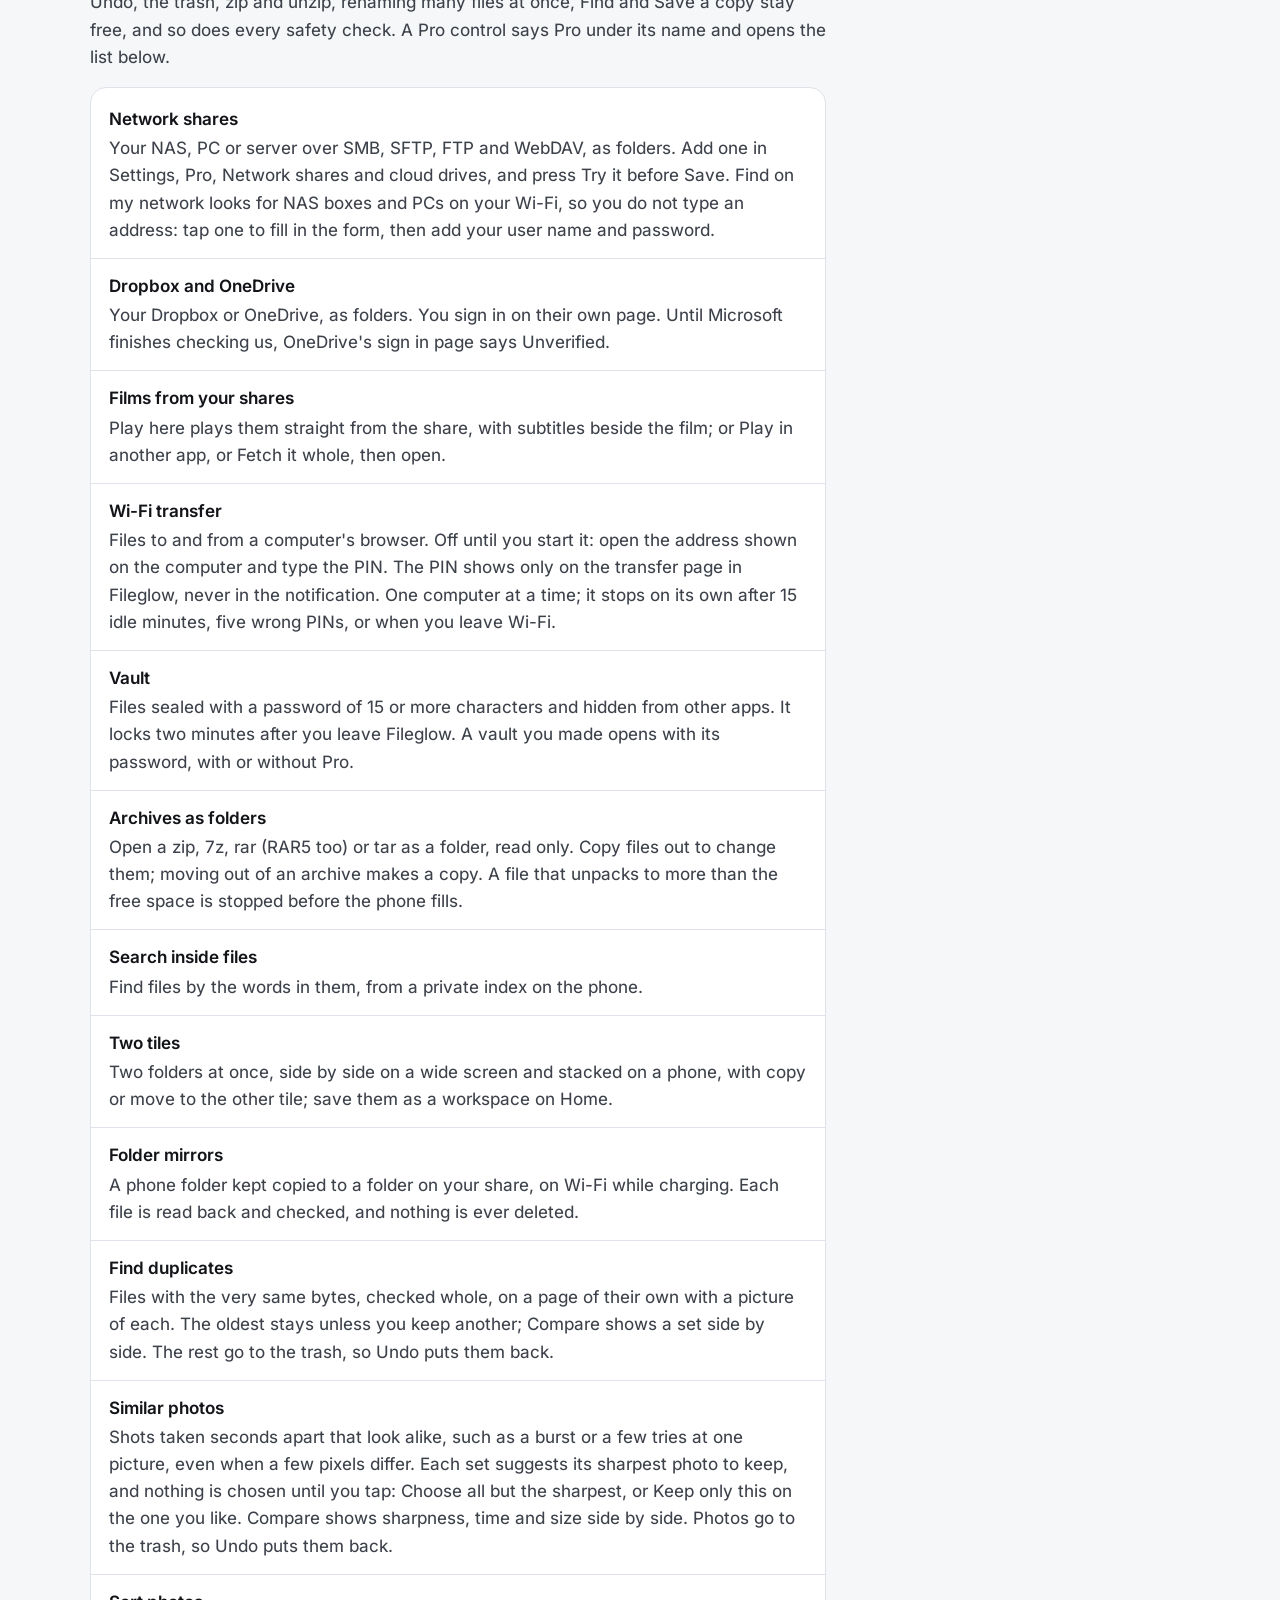
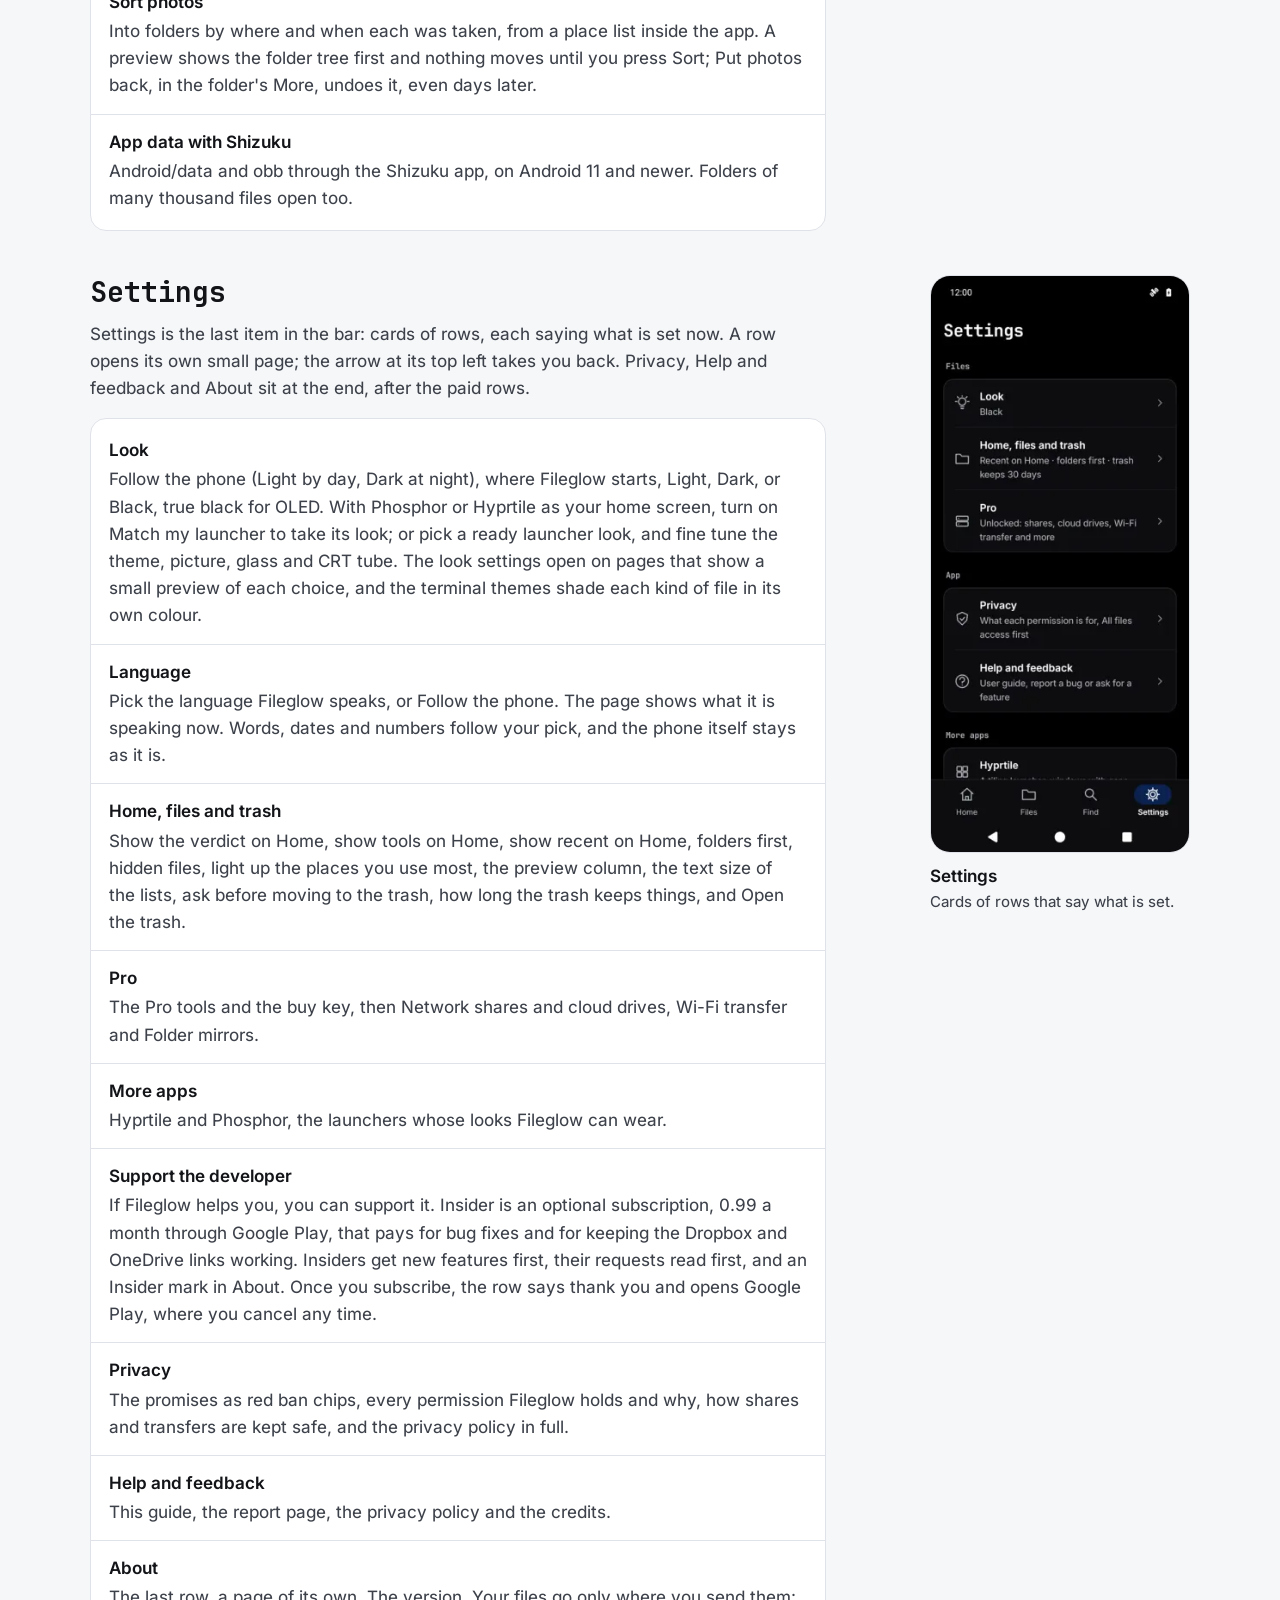
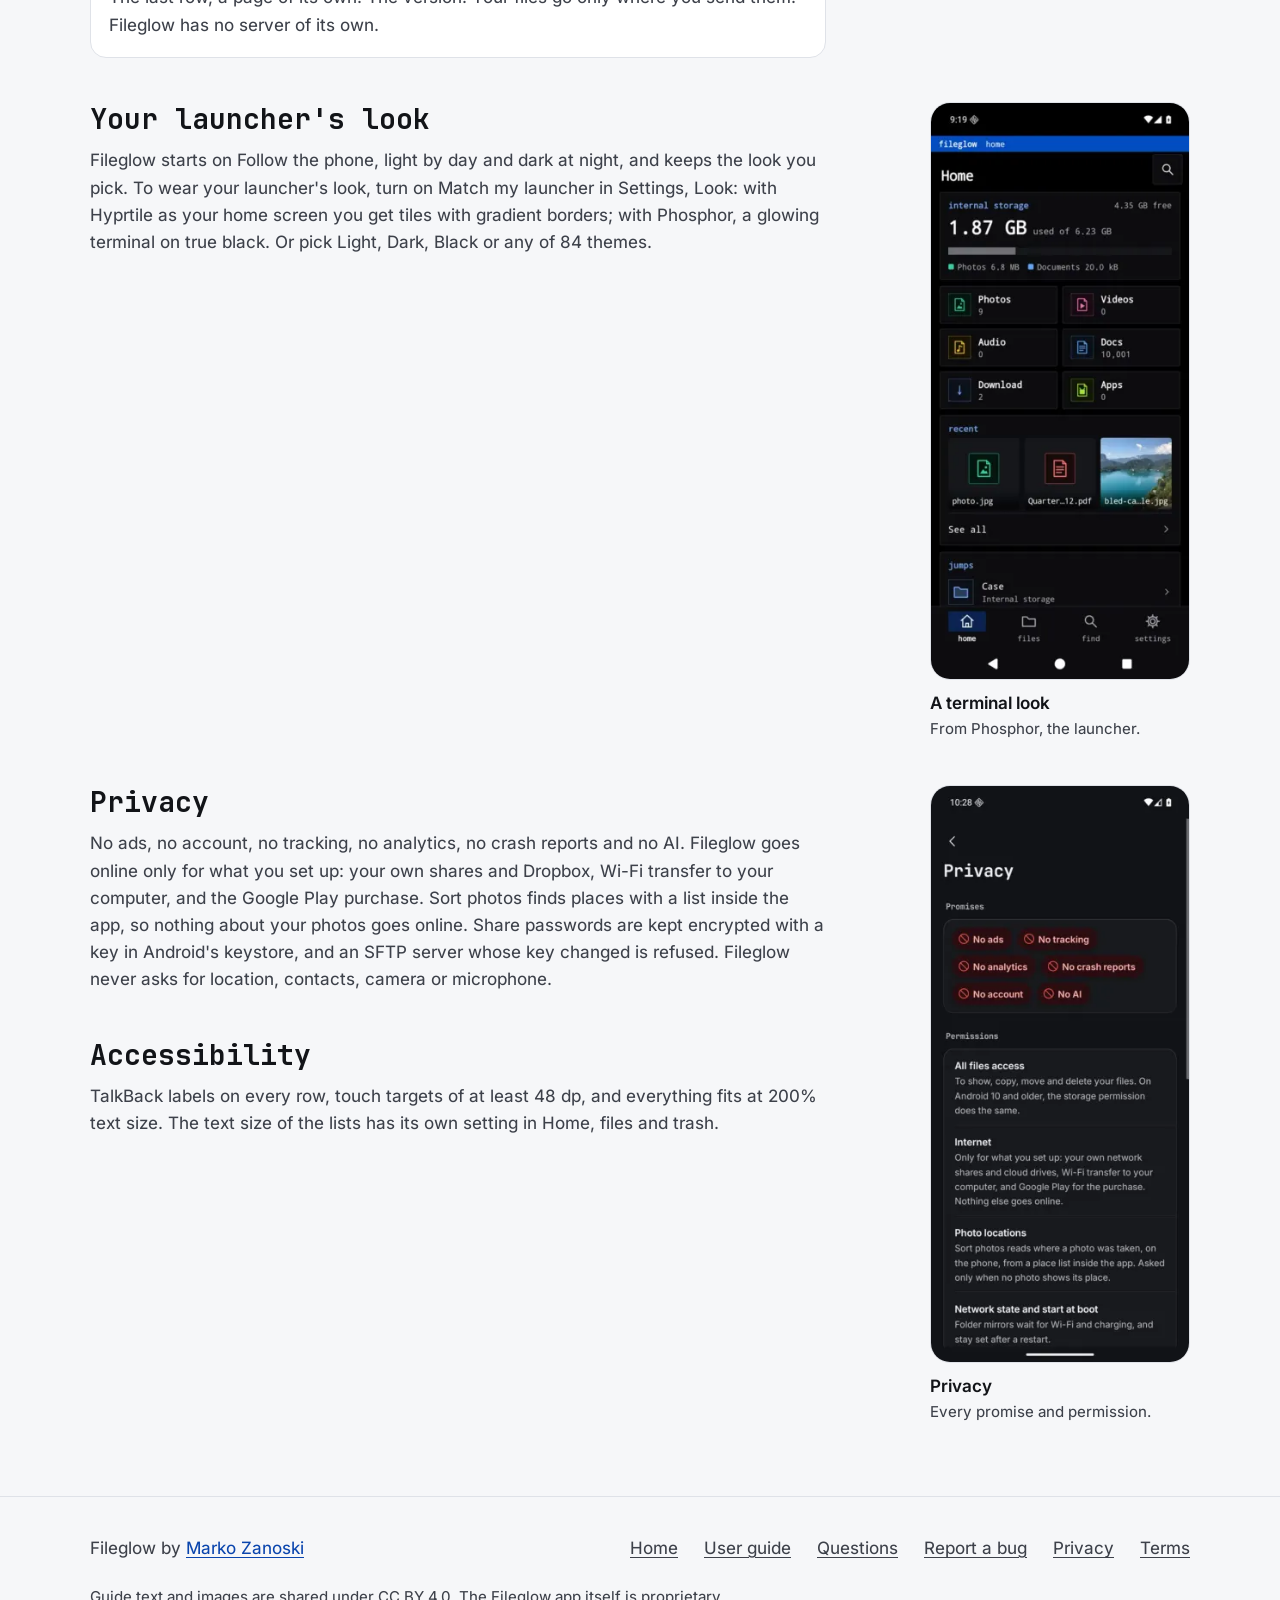
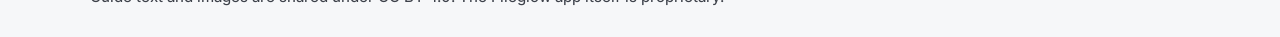
<file: docs/guide.html>
<!doctype html>
<html lang="en">
<head>
<meta charset="utf-8">
<meta name="viewport" content="width=device-width, initial-scale=1, viewport-fit=cover">
<title>Guide · Fileglow user guide</title>
<meta name="description" content="How to use Fileglow: Home, Files, Find and Settings, the file safety promise and the Pro tools.">
<meta name="theme-color" content="#f6f7f9" media="(prefers-color-scheme: light)">
<meta name="theme-color" content="#000000" media="(prefers-color-scheme: dark)">
<meta property="og:title" content="Guide · Fileglow user guide">
<meta property="og:description" content="How to use Fileglow: Home, Files, Find and Settings, the file safety promise and the Pro tools.">
<link rel="icon" href="img/icon.svg" type="image/svg+xml">
<link rel="preload" href="fonts/jetbrains-mono-bold.woff2" as="font" type="font/woff2" crossorigin>
<link rel="preload" href="fonts/inter-regular.woff2" as="font" type="font/woff2" crossorigin>
<style>:root {
color-scheme: light dark;
--zs-fill: #004cc0;
--zs-on-fill: #ffffff;
--zs-glow: #0068ff;
--zs-mono: "JetBrains Mono", ui-monospace, "SF Mono", Menlo, Consolas, monospace;
--zs-sans: "Inter", system-ui, -apple-system, "Segoe UI", Roboto, sans-serif;
--zs-fs: 1;
--zs-type-screen-title: calc(27px * var(--zs-fs));
--zs-type-app-bar-title: calc(22px * var(--zs-fs));
--zs-type-pro-headline: calc(22px * var(--zs-fs));
--zs-type-sheet-title: calc(18px * var(--zs-fs));
--zs-type-sheet-title-big: calc(22px * var(--zs-fs));
--zs-type-section-label: calc(13px * var(--zs-fs));
--zs-type-panel-value: calc(19px * var(--zs-fs));
--zs-type-number: calc(20px * var(--zs-fs));
--zs-type-version: calc(17px * var(--zs-fs));
--zs-type-body: calc(15px * var(--zs-fs));
--zs-type-key: calc(15px * var(--zs-fs));
--zs-type-key-main: calc(16px * var(--zs-fs));
--zs-type-header-key: calc(13px * var(--zs-fs));
--zs-type-item-name: calc(15px * var(--zs-fs));
--zs-type-feature-name: calc(15px * var(--zs-fs));
--zs-type-pitch: calc(14.5px * var(--zs-fs));
--zs-type-hint: calc(14px * var(--zs-fs));
--zs-type-small: calc(13.5px * var(--zs-fs));
--zs-type-feature-line: calc(13px * var(--zs-fs));
--zs-type-nav-label: calc(12.5px * var(--zs-fs));
--zs-type-chip: calc(12.5px * var(--zs-fs));
--zs-type-meta: calc(12.5px * var(--zs-fs));
--zs-type-axis: calc(12px * var(--zs-fs));
--zs-r-plate: 16px;
--zs-r-key: 14px;
--zs-r-key-focus-inner: 10px;
--zs-r-header-key: 12px;
--zs-r-icon-button: 12px;
--zs-r-row: 12px;
--zs-r-note: 12px;
--zs-r-theme-tile: 14px;
--zs-r-tile-preview: 9px;
--zs-r-feature-tile: 10px;
--zs-r-list-icon: 10px;
--zs-r-sheet-top: 24px;
--zs-r-grab: 4px;
--zs-r-pill: 999px;
--zs-r-chip: 999px;
--zs-r-switch: 999px;
--zs-key-h: 52px;
--zs-header-key-h: 48px;
--zs-touch: 48px;
--zs-row-h: 52px;
--zs-item-h: 56px;
--zs-nav-item-h: 56px;
--zs-pill-w: 60px;
--zs-pill-h: 32px;
--zs-pro-row-h: 60px;
--zs-content-max: 1100px;
--zs-press-ms: 70ms;
--zs-release-ms: 140ms;
--zs-look-ms: 250ms;
--zs-pill-ms: 200ms;
--zs-s0: 2px;
--zs-s1: 4px;
--zs-s2: 6px;
--zs-s3: 8px;
--zs-s4: 10px;
--zs-s5: 12px;
--zs-s6: 14px;
--zs-s7: 16px;
--zs-s8: 18px;
--zs-s9: 22px;
--zs-s10: 26px;
--zs-s11: 28px;
--zs-s12: 32px;
--zs-s13: 48px;
--zs-ground: #f6f7f9;
--zs-plate: #ffffff;
--zs-well: #eceef2;
--zs-line: #dfe2e8;
--zs-edge: #7b808c;
--zs-bevel: #ffffff;
--zs-text: #121418;
--zs-soft: #3d414a;
--zs-blue: #0a45ad;
--zs-on-blue: #ffffff;
--zs-ok: #0a5530;
--zs-warn: #5c3a00;
--zs-bad: #931313;
--zs-scrim: rgba(18,20,24,.38);
--zs-chosen: #e8f0ff;
--zs-on-chosen: #0a3f9e;
--zs-risky-fill: #fde8e7;
--zs-risky-text: #8a1010;
--zs-risky-line: #d42a20;
--zs-live-dot: #1a7f4b;
}
@media (prefers-color-scheme: dark) {
:root:not([data-look]), :root[data-look="auto"] {
--zs-ground: #000000;
--zs-plate: #0d0d10;
--zs-well: #16171b;
--zs-line: #24252b;
--zs-edge: #646771;
--zs-bevel: #34363e;
--zs-text: #ffffff;
--zs-soft: #b6b8c0;
--zs-blue: #7aaeff;
--zs-on-blue: #04132e;
--zs-ok: #6fdc9b;
--zs-warn: #f2c06b;
--zs-bad: #ff9d97;
--zs-scrim: rgba(0,0,0,.6);
--zs-chosen: #0a2350;
--zs-on-chosen: #ffffff;
--zs-risky-fill: #2a0d10;
--zs-risky-text: #ffb4ae;
--zs-risky-line: #ff5a4f;
--zs-live-dot: #3ecf8e;
}
}
:root[data-look="light"] {
color-scheme: light;
--zs-ground: #f6f7f9;
--zs-plate: #ffffff;
--zs-well: #eceef2;
--zs-line: #dfe2e8;
--zs-edge: #7b808c;
--zs-bevel: #ffffff;
--zs-text: #121418;
--zs-soft: #3d414a;
--zs-blue: #0a45ad;
--zs-on-blue: #ffffff;
--zs-ok: #0a5530;
--zs-warn: #5c3a00;
--zs-bad: #931313;
--zs-scrim: rgba(18,20,24,.38);
--zs-chosen: #e8f0ff;
--zs-on-chosen: #0a3f9e;
--zs-risky-fill: #fde8e7;
--zs-risky-text: #8a1010;
--zs-risky-line: #d42a20;
--zs-live-dot: #1a7f4b;
}
:root[data-look="dark"] {
color-scheme: dark;
--zs-ground: #111215;
--zs-plate: #18191d;
--zs-well: #1f2126;
--zs-line: #2a2c33;
--zs-edge: #6c707b;
--zs-bevel: #3a3d46;
--zs-text: #eceef2;
--zs-soft: #b5b8c1;
--zs-blue: #86b6ff;
--zs-on-blue: #04132e;
--zs-ok: #6fdc9b;
--zs-warn: #f2c06b;
--zs-bad: #ff9d97;
--zs-scrim: rgba(0,0,0,.55);
--zs-chosen: #0a2350;
--zs-on-chosen: #ffffff;
--zs-risky-fill: #2a0d10;
--zs-risky-text: #ffb4ae;
--zs-risky-line: #ff5a4f;
--zs-live-dot: #3ecf8e;
}
:root[data-look="black"] {
color-scheme: dark;
--zs-ground: #000000;
--zs-plate: #0d0d10;
--zs-well: #16171b;
--zs-line: #24252b;
--zs-edge: #646771;
--zs-bevel: #34363e;
--zs-text: #ffffff;
--zs-soft: #b6b8c0;
--zs-blue: #7aaeff;
--zs-on-blue: #04132e;
--zs-ok: #6fdc9b;
--zs-warn: #f2c06b;
--zs-bad: #ff9d97;
--zs-scrim: rgba(0,0,0,.6);
--zs-chosen: #0a2350;
--zs-on-chosen: #ffffff;
--zs-risky-fill: #2a0d10;
--zs-risky-text: #ffb4ae;
--zs-risky-line: #ff5a4f;
--zs-live-dot: #3ecf8e;
}
@media (prefers-reduced-motion: reduce) { :root { --zs-press-ms: 0ms; --zs-release-ms: 0ms; --zs-look-ms: 0ms; --zs-pill-ms: 0ms; } }
@font-face { font-family: Inter; src: url(fonts/inter-regular.woff2) format("woff2"); font-weight: 400; font-display: swap; }
@font-face { font-family: Inter; src: url(fonts/inter-semibold.woff2) format("woff2"); font-weight: 600; font-display: swap; }
@font-face { font-family: "JetBrains Mono"; src: url(fonts/jetbrains-mono-bold.woff2) format("woff2"); font-weight: 700; font-display: swap; }
* { box-sizing: border-box; }
html { background: var(--zs-ground); scroll-behavior: smooth; -webkit-text-size-adjust: 100%; }
@media (prefers-reduced-motion: reduce) { html { scroll-behavior: auto; } }
body { margin: 0; color: var(--zs-text); background: var(--zs-ground); font: 400 1.0625rem/1.6 var(--zs-sans); -webkit-font-smoothing: antialiased; }
img, svg { display: block; max-width: 100%; }
a { color: var(--zs-blue); text-underline-offset: .2em; }
a:hover { text-decoration-thickness: 2px; }
:focus-visible { outline: 2px solid var(--zs-glow); outline-offset: 3px; border-radius: var(--zs-r-row); }
.skip { position: absolute; left: -999px; top: 8px; z-index: 20; background: var(--zs-fill); color: var(--zs-on-fill); padding: 12px 18px; border-radius: var(--zs-r-key); font-weight: 600; }
.skip:focus { left: 12px; }
.wrap { width: min(var(--zs-content-max), 100% - 40px); margin-inline: auto; }
h1, h2, .lbl { font-family: var(--zs-mono); font-weight: 700; letter-spacing: 0; margin: 0; }
h1, h2, h3 { text-wrap: balance; }
p, li, dd { text-wrap: pretty; }
h1 { font-size: clamp(2rem, 5.2vw, 3rem); line-height: 1.12; }
h2 { font-size: clamp(1.375rem, 3vw, 1.75rem); line-height: 1.2; margin: 44px 0 12px; }
h3, .h3 { font: 600 1.125rem/1.35 var(--zs-sans); margin: 0; }
.lbl { font-size: .875rem; color: var(--zs-soft); margin: 0 0 10px; }
p { margin: 0; }
p + p { margin-top: 12px; }
.bar { position: sticky; top: 0; z-index: 10; background: var(--zs-ground); border-bottom: 1px solid var(--zs-line); padding-top: env(safe-area-inset-top, 0px); }
.bar .wrap { display: flex; flex-wrap: wrap; align-items: center; justify-content: space-between; gap: 0 12px; min-height: 64px; padding-block: 8px; }
.brand { display: flex; align-items: center; gap: 10px; min-height: 48px; color: var(--zs-text); text-decoration: none; font: 700 1.25rem/1 var(--zs-mono); white-space: nowrap; }
.brand img { width: 34px; height: 34px; border-radius: 9px; }
.bar nav { display: flex; align-items: center; gap: 4px; }
.bar nav a { display: inline-flex; align-items: center; min-height: 48px; padding: 0 14px; border-radius: var(--zs-r-row); color: var(--zs-soft); font-weight: 600; font-size: .9375rem; text-decoration: none; white-space: nowrap; }
.bar nav a:hover, .bar nav a[aria-current] { color: var(--zs-text); background: var(--zs-well); }
@media (max-width: 760px) { .hide-s { display: none !important; } }
.key { display: inline-flex; align-items: center; justify-content: center; gap: 10px; min-height: var(--zs-key-h); padding: 0 22px; border-radius: var(--zs-r-key); border: 1px solid transparent; font: 600 1rem/1.2 var(--zs-sans); text-decoration: none; text-align: center; cursor: pointer; transition: transform var(--zs-release-ms) ease, filter var(--zs-release-ms) ease; }
.key:active { transform: scale(.97); transition-duration: var(--zs-press-ms); }
.key.filled, .bar nav a.key { color: var(--zs-on-fill); background: linear-gradient(var(--zs-fill), var(--zs-fill)) padding-box, linear-gradient(to bottom, rgba(255,255,255,.32), color-mix(in srgb, var(--zs-fill) 65%, #000) 45%) border-box; }
.key.filled:hover, .bar nav a.key:hover { color: var(--zs-on-fill); filter: brightness(1.08); }
.bar nav a.key { min-height: 48px; padding: 0 18px; border-radius: var(--zs-r-header-key); }
.key.tonal { color: var(--zs-text); background: linear-gradient(var(--zs-well), var(--zs-well)) padding-box, linear-gradient(to bottom, var(--zs-bevel), var(--zs-line) 45%) border-box; }
.keys { display: grid; gap: 10px; margin-top: 28px; max-width: 34rem; }
@media (min-width: 35em) { .keys { grid-auto-flow: column; grid-auto-columns: minmax(0, 1fr); } }
.plate { background: var(--zs-plate); border: 1px solid var(--zs-line); border-radius: var(--zs-r-plate); box-shadow: 0 1px 0 var(--zs-bevel) inset; }
.page { position: relative; isolation: isolate; padding-block: 40px 72px; }
.page::before { content: ""; position: absolute; inset: 0 0 auto; height: 320px; z-index: -1; pointer-events: none; background: radial-gradient(60% 100% at 50% 0%, color-mix(in srgb, var(--zs-glow) 12%, transparent), transparent); }
.lede { margin-top: 16px; max-width: 40rem; color: var(--zs-soft); font-size: clamp(1.0625rem, 1.8vw, 1.25rem); }
.doc { max-width: 46rem; overflow-wrap: break-word; }
.doc p, .doc li { color: var(--zs-soft); }
.doc strong, .doc b { color: var(--zs-text); font-weight: 600; }
.doc ul, .doc ol { padding-left: 1.3em; }
.doc li + li { margin-top: 6px; }
dl.rows { margin: 16px 0 0; padding: 4px 0; }
dl.rows > div { padding: 14px 18px; }
dl.rows > div + div { border-top: 1px solid var(--zs-line); }
dl.rows dt { font-weight: 600; color: var(--zs-text); }
dl.rows dd { margin: 2px 0 0; color: var(--zs-soft); }
.with-shot { display: grid; grid-template-columns: minmax(0, 1fr); gap: 24px; align-items: start; }
@media (min-width: 840px) { .with-shot { grid-template-columns: minmax(0, 1fr) 260px; gap: 56px; } .with-shot > figure { position: sticky; top: 88px; margin-top: 44px; } }
figure { margin: 0; }
figure img { width: 100%; height: auto; aspect-ratio: 9 / 20; border-radius: 20px; border: 1px solid var(--zs-line); background: var(--zs-plate); }
.with-shot > figure { max-width: 260px; }
figcaption { margin-top: 10px; font-weight: 600; }
figcaption span { display: block; font-weight: 400; color: var(--zs-soft); font-size: .9375rem; }
.shots { display: grid; gap: 16px; grid-template-columns: repeat(2, minmax(0, 1fr)); margin: 32px 0 0; padding: 0; list-style: none; }
@media (min-width: 840px) { .shots { grid-template-columns: repeat(4, minmax(0, 1fr)); gap: 24px; } }
figure.tv img { aspect-ratio: 16 / 9; border-radius: 14px; }
.tvshots { display: grid; gap: 20px; grid-template-columns: minmax(0, 1fr); margin: 24px 0 0; padding: 0; list-style: none; }
@media (min-width: 640px) { .tvshots { grid-template-columns: repeat(2, minmax(0, 1fr)); } }
.cards { display: grid; gap: 12px; margin-top: 24px; }
@media (min-width: 840px) { .cards { grid-template-columns: 1fr 1fr; } }
.card { padding: 22px; display: flex; flex-direction: column; gap: 6px; }
.card p { color: var(--zs-soft); }
.card .key { margin-top: auto; align-self: start; }
.card p:last-of-type { margin-bottom: 14px; }
.mail { color: var(--zs-text); }
.sr { position: absolute; width: 1px; height: 1px; overflow: hidden; clip-path: inset(50%); white-space: nowrap; }
footer { border-top: 1px solid var(--zs-line); padding: 28px 0 calc(28px + env(safe-area-inset-bottom, 0px)); color: var(--zs-soft); }
footer .wrap { display: flex; flex-wrap: wrap; gap: 12px 24px; justify-content: space-between; align-items: center; }
footer nav { display: flex; flex-wrap: wrap; gap: 2px; margin-inline: -12px; }
footer nav a { display: inline-flex; align-items: center; min-height: 48px; padding: 0 12px; color: var(--zs-soft); border-radius: var(--zs-r-row); }
footer nav a:hover, footer nav a[aria-current] { color: var(--zs-text); }
footer .lic { flex-basis: 100%; font-size: .9375rem; }
@media (min-width: 2200px) { html { font-size: 130%; } .wrap { width: min(1600px, 100% - 96px); } }
@media (min-width: 3200px) { html { font-size: 180%; } .wrap { width: min(2400px, 100% - 160px); } }
@media (prefers-reduced-motion: reduce) { .key { transition: none; } .key:active { transform: none; } }</style>
</head>
<body>
<a class="skip" href="#main">Skip to content</a>
<header class="bar">
  <div class="wrap">
    <a class="brand" href="index.html"><img src="img/icon.svg" alt="" width="34" height="34"><span>Fileglow</span></a>
    <nav aria-label="Guide pages"><a class="hide-s" href="index.html">Home</a><a class="hide-s" href="guide.html" aria-current="page">Guide</a><a class="hide-s" href="cookbook.html">Cookbook</a><a class="hide-s" href="runbook.html">Runbook</a><a class="hide-s" href="faq.html">Questions</a><a class="hide-s" href="report.html">Report a bug</a><a class="key" href="https://play.google.com/store/apps/details?id=com.zanoshky.fileglow&amp;referrer=utm_source%3Dgithub%26utm_medium%3Dguide%26utm_campaign%3Dfileglow-2026-11">Get the app</a></nav>
  </div>
</header>
<main id="main" class="page">
  <div class="wrap">

    <p class="lbl">Guide</p>
    <h1>How Fileglow works</h1>

    <div class="with-shot">
      <div class="doc">
        <h2>The first start</h2>
        <p>Fileglow asks for All files access, so it can show, copy, move and delete your files. It uses it for nothing else. On Android 10 and older, the storage permission does the same.</p>

        <h2>Four places in the bar</h2>
        <p>The bar at the foot of the screen has four places: Home, Files, Find and Settings. Tap one to go there; tap the one you are on to scroll back to its top. Settings is the last item, and its small pages open full screen with a Back arrow.</p>

        <h2>Home</h2>
        <p>Home starts with one slim card. It says how much can go, or what fills the phone, and opens the trash for review. Under it come your storage, every kind of file with its size (Photos, Videos, Audio, Docs, Download and Apps), then Trash, Vault and Wi-Fi transfer, then your shares and drives, the files you changed last under Recent, and the folders you open most under Jumps. While Fileglow copies, moves, zips or unzips, a running job with a Stop key sits in the header. Choose what Home shows in Settings, Home, files and trash. Folders you pin, your network shares and, with Pro, your workspaces get their own cards. A card ends in See all; See all under Recent opens the full Recent list. The trash is a row on Home too.</p>
      </div>
      <figure><img src="img/home.jpg" srcset="img/home-300.webp 300w, img/home-540.webp 540w" sizes="(min-width: 840px) 260px, 45vw" alt="Fileglow Home in Black: internal storage 30% used with a coloured bar, tiles for Photos, Videos, Audio, Docs, Download and Apps, Recent pictures and Jumps, with Home, Files, Find and Settings in the bar at the foot." width="540" height="1200" loading="lazy" decoding="async"><figcaption>Home<span>Storage, kinds, recent and jumps.</span></figcaption></figure>
    </div>

    <div class="with-shot">
      <div class="doc">
        <h2>Files</h2>
        <p>Files opens your storage as folders. Each folder is a list, a Details view or a grid, sorted by name, date, size or type, and Fileglow remembers the choice per folder (sort, the view and hidden files sit at the top of the folder's More, with defaults in Settings). Details shows Name, Size, Modified and Kind as columns, as many as the screen has room for; tap a heading to sort by it. A grid is small, medium or large, and a pinch on it steps the size. On a tablet or a phone on its side you get columns: the folder and a preview beside it.</p>
        <p>Tap a file to open it. Fileglow previews photos, videos, PDFs, music, text, code and what is inside a zip. A song shows the cover from its album folder, and an ePub book shows its cover. Details also shows checksums: calculate them, or paste the one you were given and Fileglow says whether the file matches. A photo on the phone opens in Fileglow's own viewer: pinch or double tap to zoom, and swipe left and right through the folder's photos. At the top, Open in Pure Peek hands it to Pure Peek, the full viewer, or Get Pure Peek when it is not installed. Turn the viewer off in Settings, Files, Open photos here. Touch and hold a row, or tap the tick in the header, to pick files; tap more rows to add them.</p>
        <dl class="rows plate">
          <div><dt>On a file or picked files</dt><dd>Open with, Send to another app, Copy, Move, Rename, Zip, Unzip here, Move to the trash, Delete for good, Details, Copy the path and Pin to Home.</dd></div>
          <div><dt>Copy and move</dt><dd>Pick Copy or Move, open the folder you want, then tap Paste here (or Move here).</dd></div>
          <div><dt>Rename many</dt><dd>Pick several files and Rename: one name a line, or find and replace.</dd></div>
          <div><dt>In a folder's More</dt><dd>New folder, New text file, Select all, Sort and view, Refresh, and the Pro tools for that folder.</dd></div>
        </dl>
      </div>
      <figure><img src="img/menu.jpg" srcset="img/menu-300.webp 300w, img/menu-540.webp 540w" sizes="(min-width: 840px) 260px, 45vw" alt="The More sheet of a folder: App data with Shizuku, New folder, New text file, Select all, Sort photos into folders, Find duplicates, Mirror to a share, Pin to Home and Refresh." width="540" height="1200" loading="lazy" decoding="async"><figcaption>More<span>What a folder can do.</span></figcaption></figure>
    </div>

    <div class="with-shot">
      <div class="doc">
        <h2>It never writes over a file</h2>
        <p>Your files may be the only copy of your photos, so not losing them comes before everything else. All of this is free.</p>
        <dl class="rows plate">
          <div><dt>Names already here</dt><dd>When a paste meets names that are taken, Fileglow asks once: Keep both (the new ones get a number), Skip them, or Replace. Replace keeps the old file in the trash and merges folders; it is only offered on the phone's own storage.</dd></div>
          <div><dt>Trash and Undo</dt><dd>Move to the trash puts things in a trash on that volume, kept 7, 30 or 90 days (30 unless you change it). After a job a note offers Undo, and one Undo brings everything back. The trash page shows a picture of each thing; tap one to look at it without taking it out. Put everything back sends all of it home at once, and Choose what to put back lets you pick (hold one to start).</dd></div>
          <div><dt>Delete for good</dt><dd>Always asks first, and cannot be undone.</dd></div>
          <div><dt>Checked copies</dt><dd>A copy is checked whole before its original is removed, and one file job runs at a time.</dd></div>
          <div><dt>Leave the app</dt><dd>Copy, move, zip and unzip keep going after you leave Fileglow or the screen goes off. A notice shows the job, its progress and Stop.</dd></div>
          <div><dt>A copy was cut short</dt><dd>If Fileglow was closed while it copied, zipped or unzipped, the half made copy goes to the trash next time, with a note. The originals are never touched.</dd></div>
        </dl>
      </div>
      <figure><img src="img/delete.jpg" srcset="img/delete-300.webp 300w, img/delete-540.webp 540w" sizes="(min-width: 840px) 260px, 45vw" alt="A sheet over the folder list in Light: Delete for good? DCIM will be gone, not in the trash. This cannot be undone. With Cancel and Delete." width="540" height="1200" loading="lazy" decoding="async"><figcaption>Delete for good<span>The one step that always asks.</span></figcaption></figure>
    </div>

    <div class="doc">
      <h2>Find</h2>
      <p>Find, in the bar, opens the jump box. Type a few letters of a folder or file name: folders come first, and a found file opens its folder with the file under the cursor. Type a folder path and it goes straight there. With Pro, Find also matches the words inside text, code and Office files.</p>

      <h2>For other apps</h2>
      <p>When another app asks you to pick a file, Fileglow can be the picker: tap a file to hand it back, or pick several with Select. In the share sheet it shows as Save a copy: open a folder and the shared files are saved there, with one Undo.</p>
    </div>

    <div class="doc">
      <h2>Pro</h2>
      <p>Fileglow is free with no ads. Pro is one optional payment through Google Play, yours for good: no subscription needed and no account. Browsing, previews, copy and move with Undo, the trash, zip and unzip, renaming many files at once, Find and Save a copy stay free, and so does every safety check. A Pro control says Pro under its name and opens the list below.</p>
      <dl class="rows plate">
        <div><dt>Network shares</dt><dd>Your NAS, PC or server over SMB, SFTP, FTP and WebDAV, as folders. Add one in Settings, Pro, Network shares and cloud drives, and press Try it before Save. Find on my network looks for NAS boxes and PCs on your Wi-Fi, so you do not type an address: tap one to fill in the form, then add your user name and password.</dd></div>
        <div><dt>Dropbox and OneDrive</dt><dd>Your Dropbox or OneDrive, as folders. You sign in on their own page. Until Microsoft finishes checking us, OneDrive's sign in page says Unverified.</dd></div>
        <div><dt>Films from your shares</dt><dd>Play here plays them straight from the share, with subtitles beside the film; or Play in another app, or Fetch it whole, then open.</dd></div>
        <div><dt>Wi-Fi transfer</dt><dd>Files to and from a computer's browser. Off until you start it: open the address shown on the computer and type the PIN. The PIN shows only on the transfer page in Fileglow, never in the notification. One computer at a time; it stops on its own after 15 idle minutes, five wrong PINs, or when you leave Wi-Fi.</dd></div>
        <div><dt>Vault</dt><dd>Files sealed with a password of 15 or more characters and hidden from other apps. It locks two minutes after you leave Fileglow. A vault you made opens with its password, with or without Pro.</dd></div>
        <div><dt>Archives as folders</dt><dd>Open a zip, 7z, rar (RAR5 too) or tar as a folder, read only. Copy files out to change them; moving out of an archive makes a copy. A file that unpacks to more than the free space is stopped before the phone fills.</dd></div>
        <div><dt>Search inside files</dt><dd>Find files by the words in them, from a private index on the phone.</dd></div>
        <div><dt>Two tiles</dt><dd>Two folders at once, side by side on a wide screen and stacked on a phone, with copy or move to the other tile; save them as a workspace on Home.</dd></div>
        <div><dt>Folder mirrors</dt><dd>A phone folder kept copied to a folder on your share, on Wi-Fi while charging. Each file is read back and checked, and nothing is ever deleted.</dd></div>
        <div><dt>Find duplicates</dt><dd>Files with the very same bytes, checked whole, on a page of their own with a picture of each. The oldest stays unless you keep another; Compare shows a set side by side. The rest go to the trash, so Undo puts them back.</dd></div>
        <div><dt>Similar photos</dt><dd>Shots taken seconds apart that look alike, such as a burst or a few tries at one picture, even when a few pixels differ. Each set suggests its sharpest photo to keep, and nothing is chosen until you tap: Choose all but the sharpest, or Keep only this on the one you like. Compare shows sharpness, time and size side by side. Photos go to the trash, so Undo puts them back.</dd></div>
        <div><dt>Sort photos</dt><dd>Into folders by where and when each was taken, from a place list inside the app. A preview shows the folder tree first and nothing moves until you press Sort; Put photos back, in the folder's More, undoes it, even days later.</dd></div>
        <div><dt>App data with Shizuku</dt><dd>Android/data and obb through the Shizuku app, on Android 11 and newer. Folders of many thousand files open too.</dd></div>
      </dl>
    </div>

    <div class="with-shot">
      <div class="doc">
        <h2>Settings</h2>
        <p>Settings is the last item in the bar: cards of rows, each saying what is set now. A row opens its own small page; the arrow at its top left takes you back. Privacy, Help and feedback and About sit at the end, after the paid rows.</p>
        <dl class="rows plate">
          <div><dt>Look</dt><dd>Follow the phone (Light by day, Dark at night), where Fileglow starts, Light, Dark, or Black, true black for OLED. With Phosphor or Hyprtile as your home screen, turn on Match my launcher to take its look; or pick a ready launcher look, and fine tune the theme, picture, glass and CRT tube. The look settings open on pages that show a small preview of each choice, and the terminal themes shade each kind of file in its own colour.</dd></div>
          <div><dt>Language</dt><dd>Pick the language Fileglow speaks, or Follow the phone. The page shows what it is speaking now. Words, dates and numbers follow your pick, and the phone itself stays as it is.</dd></div>
          <div><dt>Home, files and trash</dt><dd>Show the verdict on Home, show tools on Home, show recent on Home, folders first, hidden files, light up the places you use most, the preview column, the text size of the lists, ask before moving to the trash, how long the trash keeps things, and Open the trash.</dd></div>
          <div><dt>Pro</dt><dd>The Pro tools and the buy key, then Network shares and cloud drives, Wi-Fi transfer and Folder mirrors.</dd></div>
          <div><dt>More apps</dt><dd>Hyprtile and Phosphor, the launchers whose looks Fileglow can wear.</dd></div>
          <div><dt>Support the developer</dt><dd>If Fileglow helps you, you can support it. Insider is an optional subscription, 0.99 a month through Google Play, that pays for bug fixes and for keeping the Dropbox and OneDrive links working. Insiders get new features first, their requests read first, and an Insider mark in About. Once you subscribe, the row says thank you and opens Google Play, where you cancel any time.</dd></div>
          <div><dt>Privacy</dt><dd>The promises as red ban chips, every permission Fileglow holds and why, how shares and transfers are kept safe, and the privacy policy in full.</dd></div>
          <div><dt>Help and feedback</dt><dd>This guide, the report page, the privacy policy and the credits.</dd></div>
          <div><dt>About</dt><dd>The last row, a page of its own. The version. Your files go only where you send them: Fileglow has no server of its own.</dd></div>
        </dl>
      </div>
      <figure><img src="img/settings.jpg" srcset="img/settings-300.webp 300w, img/settings-540.webp 540w" sizes="(min-width: 840px) 260px, 45vw" alt="Settings: a Files card with Look, Home, files and trash, and Pro, an App card with Privacy and Help and feedback, then More apps, each row saying what is set now." width="540" height="1200" loading="lazy" decoding="async"><figcaption>Settings<span>Cards of rows that say what is set.</span></figcaption></figure>
    </div>

    <div class="with-shot">
      <div class="doc">
        <h2>Your launcher's look</h2>
        <p>Fileglow starts on Follow the phone, light by day and dark at night, and keeps the look you pick. To wear your launcher's look, turn on Match my launcher in Settings, Look: with Hyprtile as your home screen you get tiles with gradient borders; with Phosphor, a glowing terminal on true black. Or pick Light, Dark, Black or any of 84 themes.</p>
      </div>
      <figure><img src="img/terminal.jpg" srcset="img/terminal-300.webp 300w, img/terminal-540.webp 540w" sizes="(min-width: 840px) 260px, 45vw" alt="Fileglow Home in a blue Phosphor terminal look: internal storage 1.87 GB free, the kind tiles, Recent and Jumps in glowing mono type, with lowercase labels in the bar." width="540" height="1200" loading="lazy" decoding="async"><figcaption>A terminal look<span>From Phosphor, the launcher.</span></figcaption></figure>
    </div>


    <div class="with-shot">
      <div class="doc">
        <h2>Privacy</h2>
        <p>No ads, no account, no tracking, no analytics, no crash reports and no AI. Fileglow goes online only for what you set up: your own shares and Dropbox, Wi-Fi transfer to your computer, and the Google Play purchase. Sort photos finds places with a list inside the app, so nothing about your photos goes online. Share passwords are kept encrypted with a key in Android's keystore, and an SFTP server whose key changed is refused. Fileglow never asks for location, contacts, camera or microphone.</p>

        <h2>Accessibility</h2>
        <p>TalkBack labels on every row, touch targets of at least 48 dp, and everything fits at 200% text size. The text size of the lists has its own setting in Home, files and trash.</p>
      </div>
      <figure><img src="img/privacy.jpg" srcset="img/privacy-300.webp 300w, img/privacy-540.webp 540w" sizes="(min-width: 840px) 260px, 45vw" alt="Privacy: red ban chips No ads, No tracking, No analytics, No crash reports, No error reports, No account and No AI, then All files access, Internet, Photo locations and Network state with the reason for each." width="540" height="1200" loading="lazy" decoding="async"><figcaption>Privacy<span>Every promise and permission.</span></figcaption></figure>
    </div>

  </div>
</main>
<footer>
  <div class="wrap">
    <span>Fileglow by <a href="https://zanoski.com">Marko Zanoski</a></span>
    <nav aria-label="Footer"><a href="https://fileglow.zanoski.com">Home</a><a href="index.html">User guide</a><a href="faq.html">Questions</a><a href="report.html">Report a bug</a><a href="https://fileglow.zanoski.com/privacy">Privacy</a><a href="https://fileglow.zanoski.com/terms">Terms</a></nav>
    <p class="lic">Guide text and images are shared under CC BY 4.0. The Fileglow app itself is proprietary.</p>
  </div>
</footer>
</body>
</html>
</file>
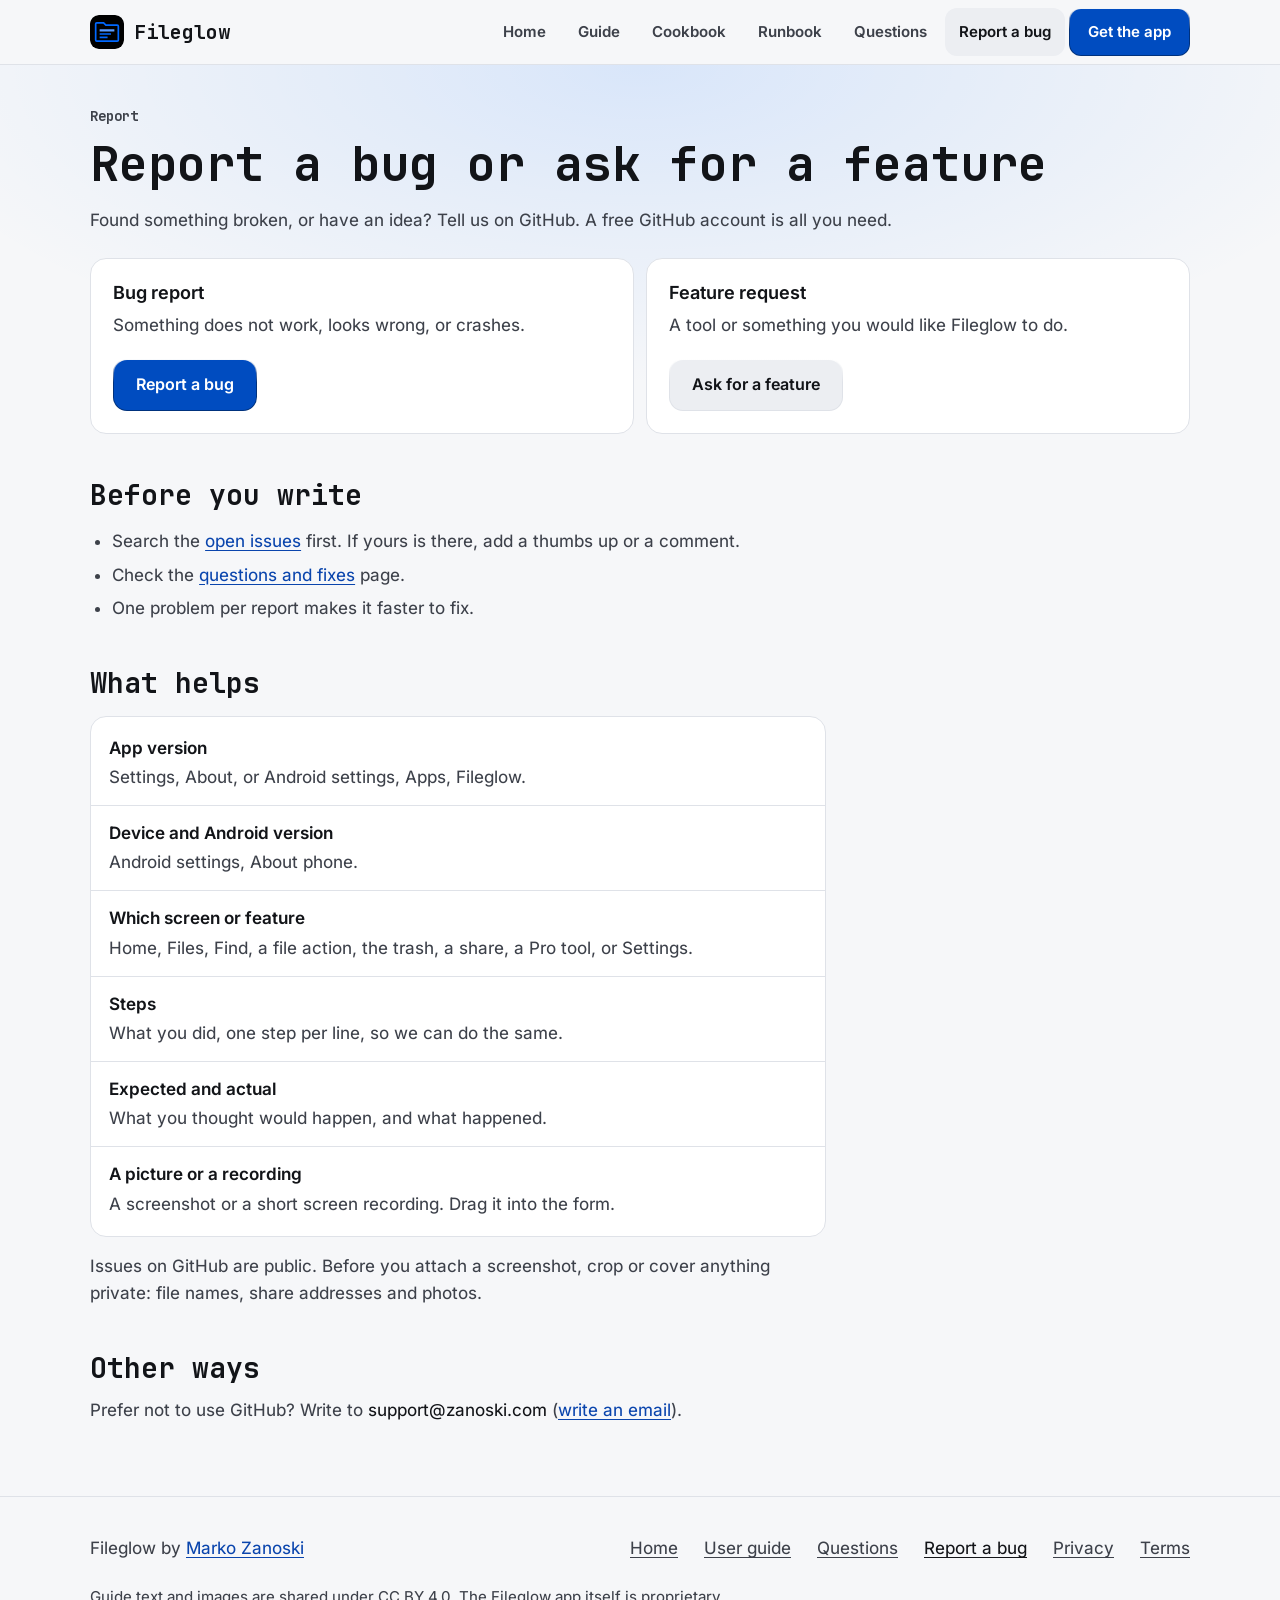
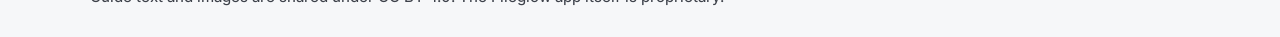
<file: docs/report.html>
<!doctype html>
<html lang="en">
<head>
<meta charset="utf-8">
<meta name="viewport" content="width=device-width, initial-scale=1, viewport-fit=cover">
<title>Report a bug · Fileglow user guide</title>
<meta name="description" content="How to report a Fileglow bug or ask for a feature on GitHub.">
<meta name="theme-color" content="#f6f7f9" media="(prefers-color-scheme: light)">
<meta name="theme-color" content="#000000" media="(prefers-color-scheme: dark)">
<meta property="og:title" content="Report a bug · Fileglow user guide">
<meta property="og:description" content="How to report a Fileglow bug or ask for a feature on GitHub.">
<link rel="icon" href="img/icon.svg" type="image/svg+xml">
<link rel="preload" href="fonts/jetbrains-mono-bold.woff2" as="font" type="font/woff2" crossorigin>
<link rel="preload" href="fonts/inter-regular.woff2" as="font" type="font/woff2" crossorigin>
<style>:root {
color-scheme: light dark;
--zs-fill: #004cc0;
--zs-on-fill: #ffffff;
--zs-glow: #0068ff;
--zs-mono: "JetBrains Mono", ui-monospace, "SF Mono", Menlo, Consolas, monospace;
--zs-sans: "Inter", system-ui, -apple-system, "Segoe UI", Roboto, sans-serif;
--zs-fs: 1;
--zs-type-screen-title: calc(27px * var(--zs-fs));
--zs-type-app-bar-title: calc(22px * var(--zs-fs));
--zs-type-pro-headline: calc(22px * var(--zs-fs));
--zs-type-sheet-title: calc(18px * var(--zs-fs));
--zs-type-sheet-title-big: calc(22px * var(--zs-fs));
--zs-type-section-label: calc(13px * var(--zs-fs));
--zs-type-panel-value: calc(19px * var(--zs-fs));
--zs-type-number: calc(20px * var(--zs-fs));
--zs-type-version: calc(17px * var(--zs-fs));
--zs-type-body: calc(15px * var(--zs-fs));
--zs-type-key: calc(15px * var(--zs-fs));
--zs-type-key-main: calc(16px * var(--zs-fs));
--zs-type-header-key: calc(13px * var(--zs-fs));
--zs-type-item-name: calc(15px * var(--zs-fs));
--zs-type-feature-name: calc(15px * var(--zs-fs));
--zs-type-pitch: calc(14.5px * var(--zs-fs));
--zs-type-hint: calc(14px * var(--zs-fs));
--zs-type-small: calc(13.5px * var(--zs-fs));
--zs-type-feature-line: calc(13px * var(--zs-fs));
--zs-type-nav-label: calc(12.5px * var(--zs-fs));
--zs-type-chip: calc(12.5px * var(--zs-fs));
--zs-type-meta: calc(12.5px * var(--zs-fs));
--zs-type-axis: calc(12px * var(--zs-fs));
--zs-r-plate: 16px;
--zs-r-key: 14px;
--zs-r-key-focus-inner: 10px;
--zs-r-header-key: 12px;
--zs-r-icon-button: 12px;
--zs-r-row: 12px;
--zs-r-note: 12px;
--zs-r-theme-tile: 14px;
--zs-r-tile-preview: 9px;
--zs-r-feature-tile: 10px;
--zs-r-list-icon: 10px;
--zs-r-sheet-top: 24px;
--zs-r-grab: 4px;
--zs-r-pill: 999px;
--zs-r-chip: 999px;
--zs-r-switch: 999px;
--zs-key-h: 52px;
--zs-header-key-h: 48px;
--zs-touch: 48px;
--zs-row-h: 52px;
--zs-item-h: 56px;
--zs-nav-item-h: 56px;
--zs-pill-w: 60px;
--zs-pill-h: 32px;
--zs-pro-row-h: 60px;
--zs-content-max: 1100px;
--zs-press-ms: 70ms;
--zs-release-ms: 140ms;
--zs-look-ms: 250ms;
--zs-pill-ms: 200ms;
--zs-s0: 2px;
--zs-s1: 4px;
--zs-s2: 6px;
--zs-s3: 8px;
--zs-s4: 10px;
--zs-s5: 12px;
--zs-s6: 14px;
--zs-s7: 16px;
--zs-s8: 18px;
--zs-s9: 22px;
--zs-s10: 26px;
--zs-s11: 28px;
--zs-s12: 32px;
--zs-s13: 48px;
--zs-ground: #f6f7f9;
--zs-plate: #ffffff;
--zs-well: #eceef2;
--zs-line: #dfe2e8;
--zs-edge: #7b808c;
--zs-bevel: #ffffff;
--zs-text: #121418;
--zs-soft: #3d414a;
--zs-blue: #0a45ad;
--zs-on-blue: #ffffff;
--zs-ok: #0a5530;
--zs-warn: #5c3a00;
--zs-bad: #931313;
--zs-scrim: rgba(18,20,24,.38);
--zs-chosen: #e8f0ff;
--zs-on-chosen: #0a3f9e;
--zs-risky-fill: #fde8e7;
--zs-risky-text: #8a1010;
--zs-risky-line: #d42a20;
--zs-live-dot: #1a7f4b;
}
@media (prefers-color-scheme: dark) {
:root:not([data-look]), :root[data-look="auto"] {
--zs-ground: #000000;
--zs-plate: #0d0d10;
--zs-well: #16171b;
--zs-line: #24252b;
--zs-edge: #646771;
--zs-bevel: #34363e;
--zs-text: #ffffff;
--zs-soft: #b6b8c0;
--zs-blue: #7aaeff;
--zs-on-blue: #04132e;
--zs-ok: #6fdc9b;
--zs-warn: #f2c06b;
--zs-bad: #ff9d97;
--zs-scrim: rgba(0,0,0,.6);
--zs-chosen: #0a2350;
--zs-on-chosen: #ffffff;
--zs-risky-fill: #2a0d10;
--zs-risky-text: #ffb4ae;
--zs-risky-line: #ff5a4f;
--zs-live-dot: #3ecf8e;
}
}
:root[data-look="light"] {
color-scheme: light;
--zs-ground: #f6f7f9;
--zs-plate: #ffffff;
--zs-well: #eceef2;
--zs-line: #dfe2e8;
--zs-edge: #7b808c;
--zs-bevel: #ffffff;
--zs-text: #121418;
--zs-soft: #3d414a;
--zs-blue: #0a45ad;
--zs-on-blue: #ffffff;
--zs-ok: #0a5530;
--zs-warn: #5c3a00;
--zs-bad: #931313;
--zs-scrim: rgba(18,20,24,.38);
--zs-chosen: #e8f0ff;
--zs-on-chosen: #0a3f9e;
--zs-risky-fill: #fde8e7;
--zs-risky-text: #8a1010;
--zs-risky-line: #d42a20;
--zs-live-dot: #1a7f4b;
}
:root[data-look="dark"] {
color-scheme: dark;
--zs-ground: #111215;
--zs-plate: #18191d;
--zs-well: #1f2126;
--zs-line: #2a2c33;
--zs-edge: #6c707b;
--zs-bevel: #3a3d46;
--zs-text: #eceef2;
--zs-soft: #b5b8c1;
--zs-blue: #86b6ff;
--zs-on-blue: #04132e;
--zs-ok: #6fdc9b;
--zs-warn: #f2c06b;
--zs-bad: #ff9d97;
--zs-scrim: rgba(0,0,0,.55);
--zs-chosen: #0a2350;
--zs-on-chosen: #ffffff;
--zs-risky-fill: #2a0d10;
--zs-risky-text: #ffb4ae;
--zs-risky-line: #ff5a4f;
--zs-live-dot: #3ecf8e;
}
:root[data-look="black"] {
color-scheme: dark;
--zs-ground: #000000;
--zs-plate: #0d0d10;
--zs-well: #16171b;
--zs-line: #24252b;
--zs-edge: #646771;
--zs-bevel: #34363e;
--zs-text: #ffffff;
--zs-soft: #b6b8c0;
--zs-blue: #7aaeff;
--zs-on-blue: #04132e;
--zs-ok: #6fdc9b;
--zs-warn: #f2c06b;
--zs-bad: #ff9d97;
--zs-scrim: rgba(0,0,0,.6);
--zs-chosen: #0a2350;
--zs-on-chosen: #ffffff;
--zs-risky-fill: #2a0d10;
--zs-risky-text: #ffb4ae;
--zs-risky-line: #ff5a4f;
--zs-live-dot: #3ecf8e;
}
@media (prefers-reduced-motion: reduce) { :root { --zs-press-ms: 0ms; --zs-release-ms: 0ms; --zs-look-ms: 0ms; --zs-pill-ms: 0ms; } }
@font-face { font-family: Inter; src: url(fonts/inter-regular.woff2) format("woff2"); font-weight: 400; font-display: swap; }
@font-face { font-family: Inter; src: url(fonts/inter-semibold.woff2) format("woff2"); font-weight: 600; font-display: swap; }
@font-face { font-family: "JetBrains Mono"; src: url(fonts/jetbrains-mono-bold.woff2) format("woff2"); font-weight: 700; font-display: swap; }
* { box-sizing: border-box; }
html { background: var(--zs-ground); scroll-behavior: smooth; -webkit-text-size-adjust: 100%; }
@media (prefers-reduced-motion: reduce) { html { scroll-behavior: auto; } }
body { margin: 0; color: var(--zs-text); background: var(--zs-ground); font: 400 1.0625rem/1.6 var(--zs-sans); -webkit-font-smoothing: antialiased; }
img, svg { display: block; max-width: 100%; }
a { color: var(--zs-blue); text-underline-offset: .2em; }
a:hover { text-decoration-thickness: 2px; }
:focus-visible { outline: 2px solid var(--zs-glow); outline-offset: 3px; border-radius: var(--zs-r-row); }
.skip { position: absolute; left: -999px; top: 8px; z-index: 20; background: var(--zs-fill); color: var(--zs-on-fill); padding: 12px 18px; border-radius: var(--zs-r-key); font-weight: 600; }
.skip:focus { left: 12px; }
.wrap { width: min(var(--zs-content-max), 100% - 40px); margin-inline: auto; }
h1, h2, .lbl { font-family: var(--zs-mono); font-weight: 700; letter-spacing: 0; margin: 0; }
h1, h2, h3 { text-wrap: balance; }
p, li, dd { text-wrap: pretty; }
h1 { font-size: clamp(2rem, 5.2vw, 3rem); line-height: 1.12; }
h2 { font-size: clamp(1.375rem, 3vw, 1.75rem); line-height: 1.2; margin: 44px 0 12px; }
h3, .h3 { font: 600 1.125rem/1.35 var(--zs-sans); margin: 0; }
.lbl { font-size: .875rem; color: var(--zs-soft); margin: 0 0 10px; }
p { margin: 0; }
p + p { margin-top: 12px; }
.bar { position: sticky; top: 0; z-index: 10; background: var(--zs-ground); border-bottom: 1px solid var(--zs-line); padding-top: env(safe-area-inset-top, 0px); }
.bar .wrap { display: flex; flex-wrap: wrap; align-items: center; justify-content: space-between; gap: 0 12px; min-height: 64px; padding-block: 8px; }
.brand { display: flex; align-items: center; gap: 10px; min-height: 48px; color: var(--zs-text); text-decoration: none; font: 700 1.25rem/1 var(--zs-mono); white-space: nowrap; }
.brand img { width: 34px; height: 34px; border-radius: 9px; }
.bar nav { display: flex; align-items: center; gap: 4px; }
.bar nav a { display: inline-flex; align-items: center; min-height: 48px; padding: 0 14px; border-radius: var(--zs-r-row); color: var(--zs-soft); font-weight: 600; font-size: .9375rem; text-decoration: none; white-space: nowrap; }
.bar nav a:hover, .bar nav a[aria-current] { color: var(--zs-text); background: var(--zs-well); }
@media (max-width: 760px) { .hide-s { display: none !important; } }
.key { display: inline-flex; align-items: center; justify-content: center; gap: 10px; min-height: var(--zs-key-h); padding: 0 22px; border-radius: var(--zs-r-key); border: 1px solid transparent; font: 600 1rem/1.2 var(--zs-sans); text-decoration: none; text-align: center; cursor: pointer; transition: transform var(--zs-release-ms) ease, filter var(--zs-release-ms) ease; }
.key:active { transform: scale(.97); transition-duration: var(--zs-press-ms); }
.key.filled, .bar nav a.key { color: var(--zs-on-fill); background: linear-gradient(var(--zs-fill), var(--zs-fill)) padding-box, linear-gradient(to bottom, rgba(255,255,255,.32), color-mix(in srgb, var(--zs-fill) 65%, #000) 45%) border-box; }
.key.filled:hover, .bar nav a.key:hover { color: var(--zs-on-fill); filter: brightness(1.08); }
.bar nav a.key { min-height: 48px; padding: 0 18px; border-radius: var(--zs-r-header-key); }
.key.tonal { color: var(--zs-text); background: linear-gradient(var(--zs-well), var(--zs-well)) padding-box, linear-gradient(to bottom, var(--zs-bevel), var(--zs-line) 45%) border-box; }
.keys { display: grid; gap: 10px; margin-top: 28px; max-width: 34rem; }
@media (min-width: 35em) { .keys { grid-auto-flow: column; grid-auto-columns: minmax(0, 1fr); } }
.plate { background: var(--zs-plate); border: 1px solid var(--zs-line); border-radius: var(--zs-r-plate); box-shadow: 0 1px 0 var(--zs-bevel) inset; }
.page { position: relative; isolation: isolate; padding-block: 40px 72px; }
.page::before { content: ""; position: absolute; inset: 0 0 auto; height: 320px; z-index: -1; pointer-events: none; background: radial-gradient(60% 100% at 50% 0%, color-mix(in srgb, var(--zs-glow) 12%, transparent), transparent); }
.lede { margin-top: 16px; max-width: 40rem; color: var(--zs-soft); font-size: clamp(1.0625rem, 1.8vw, 1.25rem); }
.doc { max-width: 46rem; overflow-wrap: break-word; }
.doc p, .doc li { color: var(--zs-soft); }
.doc strong, .doc b { color: var(--zs-text); font-weight: 600; }
.doc ul, .doc ol { padding-left: 1.3em; }
.doc li + li { margin-top: 6px; }
dl.rows { margin: 16px 0 0; padding: 4px 0; }
dl.rows > div { padding: 14px 18px; }
dl.rows > div + div { border-top: 1px solid var(--zs-line); }
dl.rows dt { font-weight: 600; color: var(--zs-text); }
dl.rows dd { margin: 2px 0 0; color: var(--zs-soft); }
.with-shot { display: grid; grid-template-columns: minmax(0, 1fr); gap: 24px; align-items: start; }
@media (min-width: 840px) { .with-shot { grid-template-columns: minmax(0, 1fr) 260px; gap: 56px; } .with-shot > figure { position: sticky; top: 88px; margin-top: 44px; } }
figure { margin: 0; }
figure img { width: 100%; height: auto; aspect-ratio: 9 / 20; border-radius: 20px; border: 1px solid var(--zs-line); background: var(--zs-plate); }
.with-shot > figure { max-width: 260px; }
figcaption { margin-top: 10px; font-weight: 600; }
figcaption span { display: block; font-weight: 400; color: var(--zs-soft); font-size: .9375rem; }
.shots { display: grid; gap: 16px; grid-template-columns: repeat(2, minmax(0, 1fr)); margin: 32px 0 0; padding: 0; list-style: none; }
@media (min-width: 840px) { .shots { grid-template-columns: repeat(4, minmax(0, 1fr)); gap: 24px; } }
figure.tv img { aspect-ratio: 16 / 9; border-radius: 14px; }
.tvshots { display: grid; gap: 20px; grid-template-columns: minmax(0, 1fr); margin: 24px 0 0; padding: 0; list-style: none; }
@media (min-width: 640px) { .tvshots { grid-template-columns: repeat(2, minmax(0, 1fr)); } }
.cards { display: grid; gap: 12px; margin-top: 24px; }
@media (min-width: 840px) { .cards { grid-template-columns: 1fr 1fr; } }
.card { padding: 22px; display: flex; flex-direction: column; gap: 6px; }
.card p { color: var(--zs-soft); }
.card .key { margin-top: auto; align-self: start; }
.card p:last-of-type { margin-bottom: 14px; }
.mail { color: var(--zs-text); }
.sr { position: absolute; width: 1px; height: 1px; overflow: hidden; clip-path: inset(50%); white-space: nowrap; }
footer { border-top: 1px solid var(--zs-line); padding: 28px 0 calc(28px + env(safe-area-inset-bottom, 0px)); color: var(--zs-soft); }
footer .wrap { display: flex; flex-wrap: wrap; gap: 12px 24px; justify-content: space-between; align-items: center; }
footer nav { display: flex; flex-wrap: wrap; gap: 2px; margin-inline: -12px; }
footer nav a { display: inline-flex; align-items: center; min-height: 48px; padding: 0 12px; color: var(--zs-soft); border-radius: var(--zs-r-row); }
footer nav a:hover, footer nav a[aria-current] { color: var(--zs-text); }
footer .lic { flex-basis: 100%; font-size: .9375rem; }
@media (min-width: 2200px) { html { font-size: 130%; } .wrap { width: min(1600px, 100% - 96px); } }
@media (min-width: 3200px) { html { font-size: 180%; } .wrap { width: min(2400px, 100% - 160px); } }
@media (prefers-reduced-motion: reduce) { .key { transition: none; } .key:active { transform: none; } }</style>
</head>
<body>
<a class="skip" href="#main">Skip to content</a>
<header class="bar">
  <div class="wrap">
    <a class="brand" href="index.html"><img src="img/icon.svg" alt="" width="34" height="34"><span>Fileglow</span></a>
    <nav aria-label="Guide pages"><a class="hide-s" href="index.html">Home</a><a class="hide-s" href="guide.html">Guide</a><a class="hide-s" href="cookbook.html">Cookbook</a><a class="hide-s" href="runbook.html">Runbook</a><a class="hide-s" href="faq.html">Questions</a><a class="hide-s" href="report.html" aria-current="page">Report a bug</a><a class="key" href="https://play.google.com/store/apps/details?id=com.zanoshky.fileglow&amp;referrer=utm_source%3Dgithub%26utm_medium%3Dguide%26utm_campaign%3Dfileglow-2026-11">Get the app</a></nav>
  </div>
</header>
<main id="main" class="page">
  <div class="wrap">

    <div class="doc" style="max-width:none">
    <p class="lbl">Report</p>
    <h1>Report a bug or ask for a feature</h1>
    <p style="margin-top:16px">Found something broken, or have an idea? Tell us on GitHub. A free GitHub account is all you need.</p>
    <div class="cards">
      <div class="card plate"><h2 class="h3">Bug report</h2><p>Something does not work, looks wrong, or crashes.</p><a class="key filled" href="https://github.com/Zanoshky/fileglow-app/issues/new?template=bug_report.yml">Report a bug</a></div>
      <div class="card plate"><h2 class="h3">Feature request</h2><p>A tool or something you would like Fileglow to do.</p><a class="key tonal" href="https://github.com/Zanoshky/fileglow-app/issues/new?template=feature_request.yml">Ask for a feature</a></div>
    </div>
    <p id="insider" hidden><b>Insider:</b> your request is read first. The title starts with [insider] so it stands out.</p>
    <script>
    document.addEventListener('DOMContentLoaded',function(){if(!/[?&]insider=1(&|$)/.test(location.search))return;
    var n=document.getElementById('insider');if(n)n.hidden=false;
    document.querySelectorAll('a[href*="/issues/new"]').forEach(function(a){var t=/feature_request/.test(a.href)?'[insider] [idea] ':'[insider] [bug] ';a.href+='&title='+encodeURIComponent(t)});
    document.querySelectorAll('a[href^="mailto:"]').forEach(function(a){a.href+=(a.href.indexOf('?')<0?'?':'&')+'subject='+encodeURIComponent('Insider: ')})});
    </script>
    </div>
    <div class="doc">
    <h2>Before you write</h2>
    <ul>
      <li>Search the <a href="https://github.com/Zanoshky/fileglow-app/issues">open issues</a> first. If yours is there, add a thumbs up or a comment.</li>
      <li>Check the <a href="faq.html">questions and fixes</a> page.</li>
      <li>One problem per report makes it faster to fix.</li>
    </ul>

    <h2>What helps</h2>
    <dl class="rows plate">
      <div><dt>App version</dt><dd>Settings, About, or Android settings, Apps, Fileglow.</dd></div>
      <div><dt>Device and Android version</dt><dd>Android settings, About phone.</dd></div>
      <div><dt>Which screen or feature</dt><dd>Home, Files, Find, a file action, the trash, a share, a Pro tool, or Settings.</dd></div>
      <div><dt>Steps</dt><dd>What you did, one step per line, so we can do the same.</dd></div>
      <div><dt>Expected and actual</dt><dd>What you thought would happen, and what happened.</dd></div>
      <div><dt>A picture or a recording</dt><dd>A screenshot or a short screen recording. Drag it into the form.</dd></div>
    </dl>
    <p style="margin-top:16px">Issues on GitHub are public. Before you attach a screenshot, crop or cover anything private: file names, share addresses and photos.</p>

    <h2>Other ways</h2>
    <p>Prefer not to use GitHub? Write to <span class="mail">support@zanoski.com</span> (<a href="mailto:support@zanoski.com">write an email</a>).</p>
    </div>

  </div>
</main>
<footer>
  <div class="wrap">
    <span>Fileglow by <a href="https://zanoski.com">Marko Zanoski</a></span>
    <nav aria-label="Footer"><a href="https://fileglow.zanoski.com">Home</a><a href="index.html">User guide</a><a href="faq.html">Questions</a><a href="report.html" aria-current="page">Report a bug</a><a href="https://fileglow.zanoski.com/privacy">Privacy</a><a href="https://fileglow.zanoski.com/terms">Terms</a></nav>
    <p class="lic">Guide text and images are shared under CC BY 4.0. The Fileglow app itself is proprietary.</p>
  </div>
</footer>
</body>
</html>
</file>
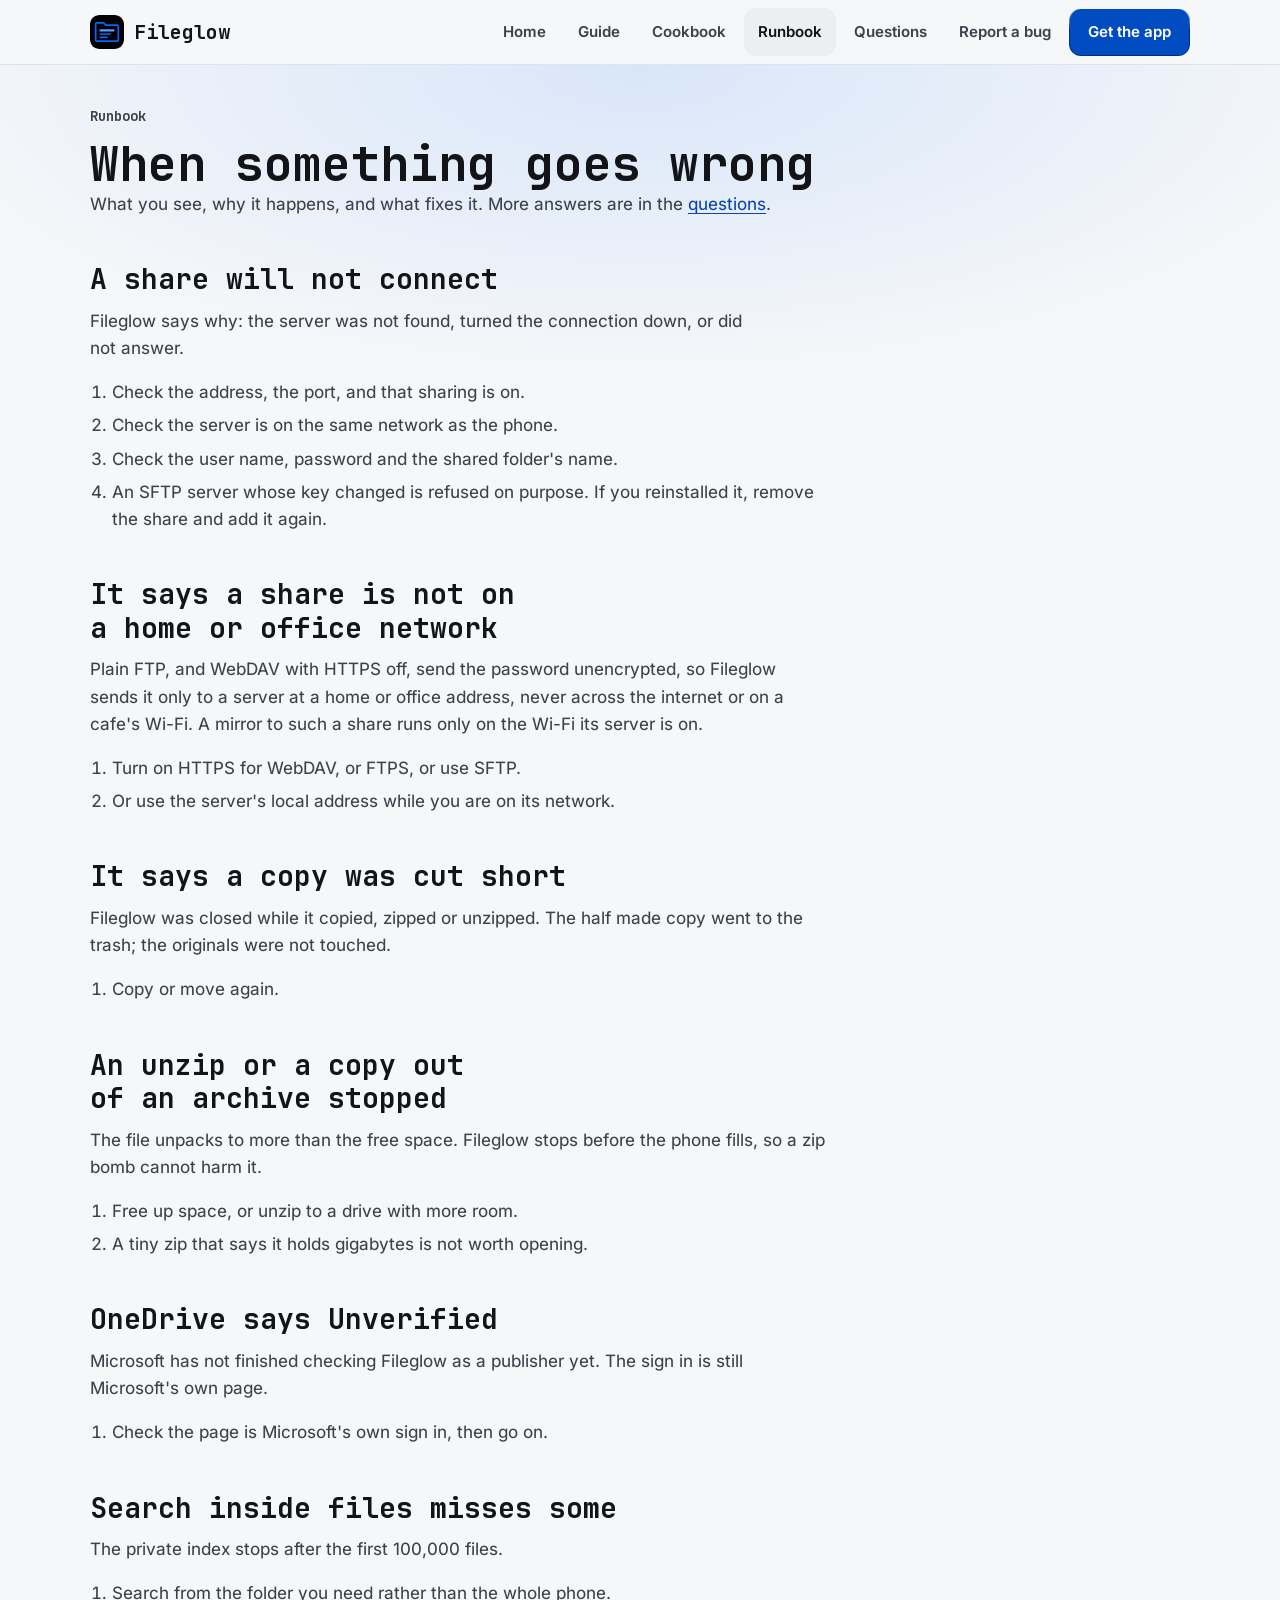
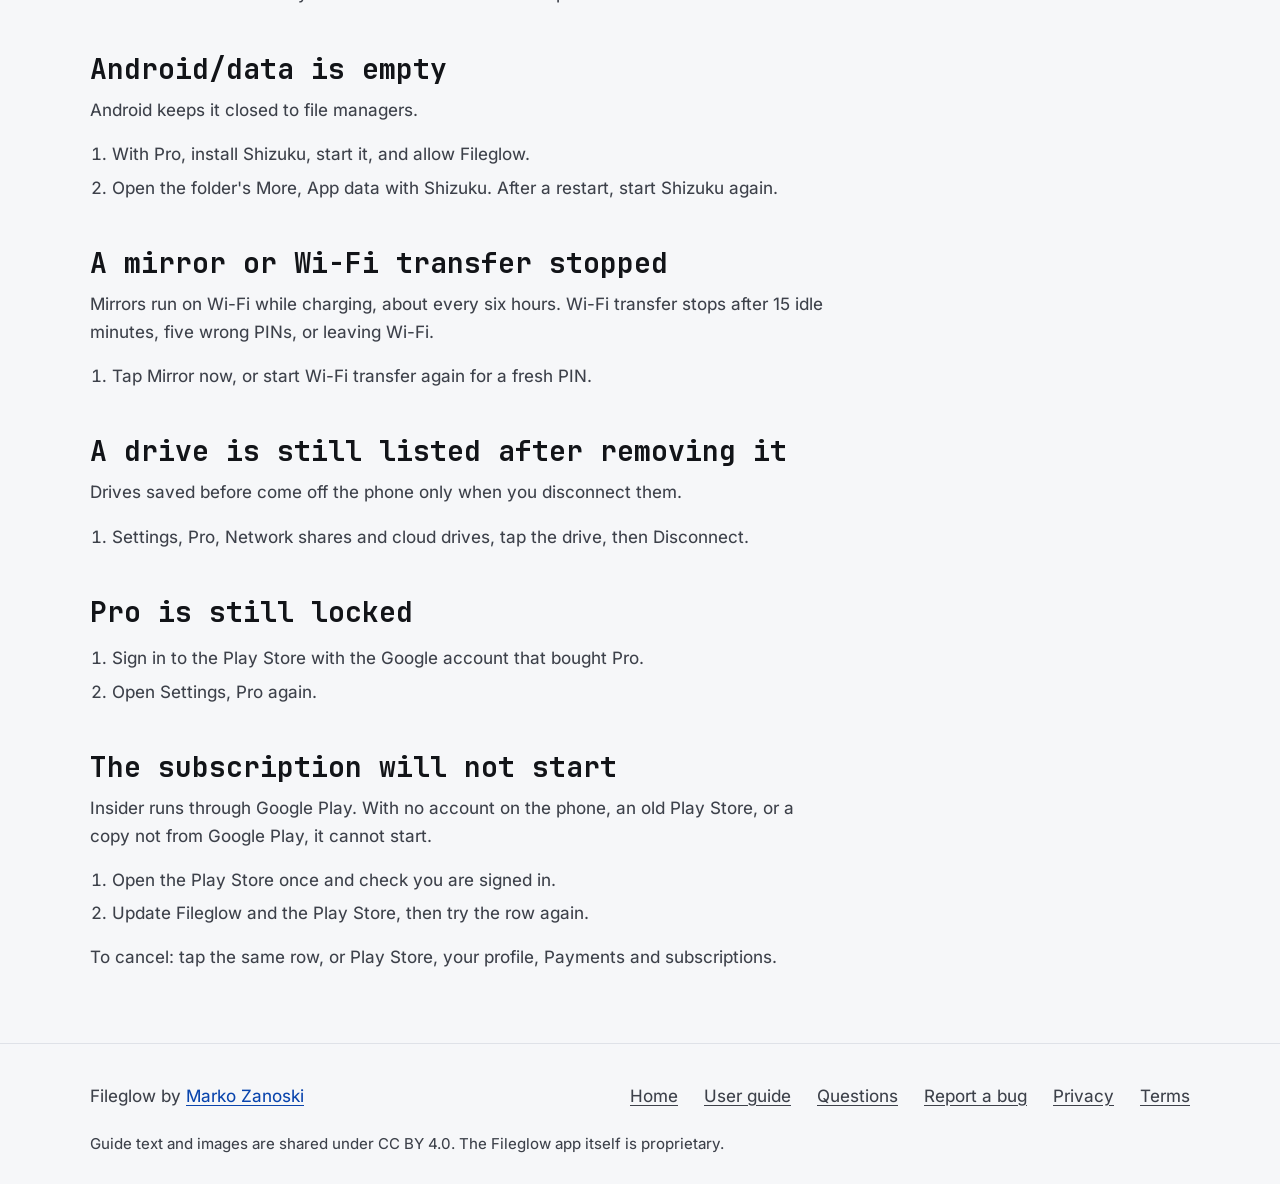
<file: docs/runbook.html>
<!doctype html>
<html lang="en">
<head>
<meta charset="utf-8">
<meta name="viewport" content="width=device-width, initial-scale=1, viewport-fit=cover">
<title>Runbook · Fileglow user guide</title>
<meta name="description" content="When something in Fileglow goes wrong: a share that will not connect, a cut short copy, an unzip that stopped, OneDrive, search, Android/data, Pro and the subscription.">
<meta name="theme-color" content="#f6f7f9" media="(prefers-color-scheme: light)">
<meta name="theme-color" content="#000000" media="(prefers-color-scheme: dark)">
<meta property="og:title" content="Runbook · Fileglow user guide">
<meta property="og:description" content="When something in Fileglow goes wrong: a share that will not connect, a cut short copy, an unzip that stopped, OneDrive, search, Android/data, Pro and the subscription.">
<link rel="icon" href="img/icon.svg" type="image/svg+xml">
<link rel="preload" href="fonts/jetbrains-mono-bold.woff2" as="font" type="font/woff2" crossorigin>
<link rel="preload" href="fonts/inter-regular.woff2" as="font" type="font/woff2" crossorigin>
<style>:root {
color-scheme: light dark;
--zs-fill: #004cc0;
--zs-on-fill: #ffffff;
--zs-glow: #0068ff;
--zs-mono: "JetBrains Mono", ui-monospace, "SF Mono", Menlo, Consolas, monospace;
--zs-sans: "Inter", system-ui, -apple-system, "Segoe UI", Roboto, sans-serif;
--zs-fs: 1;
--zs-type-screen-title: calc(27px * var(--zs-fs));
--zs-type-app-bar-title: calc(22px * var(--zs-fs));
--zs-type-pro-headline: calc(22px * var(--zs-fs));
--zs-type-sheet-title: calc(18px * var(--zs-fs));
--zs-type-sheet-title-big: calc(22px * var(--zs-fs));
--zs-type-section-label: calc(13px * var(--zs-fs));
--zs-type-panel-value: calc(19px * var(--zs-fs));
--zs-type-number: calc(20px * var(--zs-fs));
--zs-type-version: calc(17px * var(--zs-fs));
--zs-type-body: calc(15px * var(--zs-fs));
--zs-type-key: calc(15px * var(--zs-fs));
--zs-type-key-main: calc(16px * var(--zs-fs));
--zs-type-header-key: calc(13px * var(--zs-fs));
--zs-type-item-name: calc(15px * var(--zs-fs));
--zs-type-feature-name: calc(15px * var(--zs-fs));
--zs-type-pitch: calc(14.5px * var(--zs-fs));
--zs-type-hint: calc(14px * var(--zs-fs));
--zs-type-small: calc(13.5px * var(--zs-fs));
--zs-type-feature-line: calc(13px * var(--zs-fs));
--zs-type-nav-label: calc(12.5px * var(--zs-fs));
--zs-type-chip: calc(12.5px * var(--zs-fs));
--zs-type-meta: calc(12.5px * var(--zs-fs));
--zs-type-axis: calc(12px * var(--zs-fs));
--zs-r-plate: 16px;
--zs-r-key: 14px;
--zs-r-key-focus-inner: 10px;
--zs-r-header-key: 12px;
--zs-r-icon-button: 12px;
--zs-r-row: 12px;
--zs-r-note: 12px;
--zs-r-theme-tile: 14px;
--zs-r-tile-preview: 9px;
--zs-r-feature-tile: 10px;
--zs-r-list-icon: 10px;
--zs-r-sheet-top: 24px;
--zs-r-grab: 4px;
--zs-r-pill: 999px;
--zs-r-chip: 999px;
--zs-r-switch: 999px;
--zs-key-h: 52px;
--zs-header-key-h: 48px;
--zs-touch: 48px;
--zs-row-h: 52px;
--zs-item-h: 56px;
--zs-nav-item-h: 56px;
--zs-pill-w: 60px;
--zs-pill-h: 32px;
--zs-pro-row-h: 60px;
--zs-content-max: 1100px;
--zs-press-ms: 70ms;
--zs-release-ms: 140ms;
--zs-look-ms: 250ms;
--zs-pill-ms: 200ms;
--zs-s0: 2px;
--zs-s1: 4px;
--zs-s2: 6px;
--zs-s3: 8px;
--zs-s4: 10px;
--zs-s5: 12px;
--zs-s6: 14px;
--zs-s7: 16px;
--zs-s8: 18px;
--zs-s9: 22px;
--zs-s10: 26px;
--zs-s11: 28px;
--zs-s12: 32px;
--zs-s13: 48px;
--zs-ground: #f6f7f9;
--zs-plate: #ffffff;
--zs-well: #eceef2;
--zs-line: #dfe2e8;
--zs-edge: #7b808c;
--zs-bevel: #ffffff;
--zs-text: #121418;
--zs-soft: #3d414a;
--zs-blue: #0a45ad;
--zs-on-blue: #ffffff;
--zs-ok: #0a5530;
--zs-warn: #5c3a00;
--zs-bad: #931313;
--zs-scrim: rgba(18,20,24,.38);
--zs-chosen: #e8f0ff;
--zs-on-chosen: #0a3f9e;
--zs-risky-fill: #fde8e7;
--zs-risky-text: #8a1010;
--zs-risky-line: #d42a20;
--zs-live-dot: #1a7f4b;
}
@media (prefers-color-scheme: dark) {
:root:not([data-look]), :root[data-look="auto"] {
--zs-ground: #000000;
--zs-plate: #0d0d10;
--zs-well: #16171b;
--zs-line: #24252b;
--zs-edge: #646771;
--zs-bevel: #34363e;
--zs-text: #ffffff;
--zs-soft: #b6b8c0;
--zs-blue: #7aaeff;
--zs-on-blue: #04132e;
--zs-ok: #6fdc9b;
--zs-warn: #f2c06b;
--zs-bad: #ff9d97;
--zs-scrim: rgba(0,0,0,.6);
--zs-chosen: #0a2350;
--zs-on-chosen: #ffffff;
--zs-risky-fill: #2a0d10;
--zs-risky-text: #ffb4ae;
--zs-risky-line: #ff5a4f;
--zs-live-dot: #3ecf8e;
}
}
:root[data-look="light"] {
color-scheme: light;
--zs-ground: #f6f7f9;
--zs-plate: #ffffff;
--zs-well: #eceef2;
--zs-line: #dfe2e8;
--zs-edge: #7b808c;
--zs-bevel: #ffffff;
--zs-text: #121418;
--zs-soft: #3d414a;
--zs-blue: #0a45ad;
--zs-on-blue: #ffffff;
--zs-ok: #0a5530;
--zs-warn: #5c3a00;
--zs-bad: #931313;
--zs-scrim: rgba(18,20,24,.38);
--zs-chosen: #e8f0ff;
--zs-on-chosen: #0a3f9e;
--zs-risky-fill: #fde8e7;
--zs-risky-text: #8a1010;
--zs-risky-line: #d42a20;
--zs-live-dot: #1a7f4b;
}
:root[data-look="dark"] {
color-scheme: dark;
--zs-ground: #111215;
--zs-plate: #18191d;
--zs-well: #1f2126;
--zs-line: #2a2c33;
--zs-edge: #6c707b;
--zs-bevel: #3a3d46;
--zs-text: #eceef2;
--zs-soft: #b5b8c1;
--zs-blue: #86b6ff;
--zs-on-blue: #04132e;
--zs-ok: #6fdc9b;
--zs-warn: #f2c06b;
--zs-bad: #ff9d97;
--zs-scrim: rgba(0,0,0,.55);
--zs-chosen: #0a2350;
--zs-on-chosen: #ffffff;
--zs-risky-fill: #2a0d10;
--zs-risky-text: #ffb4ae;
--zs-risky-line: #ff5a4f;
--zs-live-dot: #3ecf8e;
}
:root[data-look="black"] {
color-scheme: dark;
--zs-ground: #000000;
--zs-plate: #0d0d10;
--zs-well: #16171b;
--zs-line: #24252b;
--zs-edge: #646771;
--zs-bevel: #34363e;
--zs-text: #ffffff;
--zs-soft: #b6b8c0;
--zs-blue: #7aaeff;
--zs-on-blue: #04132e;
--zs-ok: #6fdc9b;
--zs-warn: #f2c06b;
--zs-bad: #ff9d97;
--zs-scrim: rgba(0,0,0,.6);
--zs-chosen: #0a2350;
--zs-on-chosen: #ffffff;
--zs-risky-fill: #2a0d10;
--zs-risky-text: #ffb4ae;
--zs-risky-line: #ff5a4f;
--zs-live-dot: #3ecf8e;
}
@media (prefers-reduced-motion: reduce) { :root { --zs-press-ms: 0ms; --zs-release-ms: 0ms; --zs-look-ms: 0ms; --zs-pill-ms: 0ms; } }
@font-face { font-family: Inter; src: url(fonts/inter-regular.woff2) format("woff2"); font-weight: 400; font-display: swap; }
@font-face { font-family: Inter; src: url(fonts/inter-semibold.woff2) format("woff2"); font-weight: 600; font-display: swap; }
@font-face { font-family: "JetBrains Mono"; src: url(fonts/jetbrains-mono-bold.woff2) format("woff2"); font-weight: 700; font-display: swap; }
* { box-sizing: border-box; }
html { background: var(--zs-ground); scroll-behavior: smooth; -webkit-text-size-adjust: 100%; }
@media (prefers-reduced-motion: reduce) { html { scroll-behavior: auto; } }
body { margin: 0; color: var(--zs-text); background: var(--zs-ground); font: 400 1.0625rem/1.6 var(--zs-sans); -webkit-font-smoothing: antialiased; }
img, svg { display: block; max-width: 100%; }
a { color: var(--zs-blue); text-underline-offset: .2em; }
a:hover { text-decoration-thickness: 2px; }
:focus-visible { outline: 2px solid var(--zs-glow); outline-offset: 3px; border-radius: var(--zs-r-row); }
.skip { position: absolute; left: -999px; top: 8px; z-index: 20; background: var(--zs-fill); color: var(--zs-on-fill); padding: 12px 18px; border-radius: var(--zs-r-key); font-weight: 600; }
.skip:focus { left: 12px; }
.wrap { width: min(var(--zs-content-max), 100% - 40px); margin-inline: auto; }
h1, h2, .lbl { font-family: var(--zs-mono); font-weight: 700; letter-spacing: 0; margin: 0; }
h1, h2, h3 { text-wrap: balance; }
p, li, dd { text-wrap: pretty; }
h1 { font-size: clamp(2rem, 5.2vw, 3rem); line-height: 1.12; }
h2 { font-size: clamp(1.375rem, 3vw, 1.75rem); line-height: 1.2; margin: 44px 0 12px; }
h3, .h3 { font: 600 1.125rem/1.35 var(--zs-sans); margin: 0; }
.lbl { font-size: .875rem; color: var(--zs-soft); margin: 0 0 10px; }
p { margin: 0; }
p + p { margin-top: 12px; }
.bar { position: sticky; top: 0; z-index: 10; background: var(--zs-ground); border-bottom: 1px solid var(--zs-line); padding-top: env(safe-area-inset-top, 0px); }
.bar .wrap { display: flex; flex-wrap: wrap; align-items: center; justify-content: space-between; gap: 0 12px; min-height: 64px; padding-block: 8px; }
.brand { display: flex; align-items: center; gap: 10px; min-height: 48px; color: var(--zs-text); text-decoration: none; font: 700 1.25rem/1 var(--zs-mono); white-space: nowrap; }
.brand img { width: 34px; height: 34px; border-radius: 9px; }
.bar nav { display: flex; align-items: center; gap: 4px; }
.bar nav a { display: inline-flex; align-items: center; min-height: 48px; padding: 0 14px; border-radius: var(--zs-r-row); color: var(--zs-soft); font-weight: 600; font-size: .9375rem; text-decoration: none; white-space: nowrap; }
.bar nav a:hover, .bar nav a[aria-current] { color: var(--zs-text); background: var(--zs-well); }
@media (max-width: 760px) { .hide-s { display: none !important; } }
.key { display: inline-flex; align-items: center; justify-content: center; gap: 10px; min-height: var(--zs-key-h); padding: 0 22px; border-radius: var(--zs-r-key); border: 1px solid transparent; font: 600 1rem/1.2 var(--zs-sans); text-decoration: none; text-align: center; cursor: pointer; transition: transform var(--zs-release-ms) ease, filter var(--zs-release-ms) ease; }
.key:active { transform: scale(.97); transition-duration: var(--zs-press-ms); }
.key.filled, .bar nav a.key { color: var(--zs-on-fill); background: linear-gradient(var(--zs-fill), var(--zs-fill)) padding-box, linear-gradient(to bottom, rgba(255,255,255,.32), color-mix(in srgb, var(--zs-fill) 65%, #000) 45%) border-box; }
.key.filled:hover, .bar nav a.key:hover { color: var(--zs-on-fill); filter: brightness(1.08); }
.bar nav a.key { min-height: 48px; padding: 0 18px; border-radius: var(--zs-r-header-key); }
.key.tonal { color: var(--zs-text); background: linear-gradient(var(--zs-well), var(--zs-well)) padding-box, linear-gradient(to bottom, var(--zs-bevel), var(--zs-line) 45%) border-box; }
.keys { display: grid; gap: 10px; margin-top: 28px; max-width: 34rem; }
@media (min-width: 35em) { .keys { grid-auto-flow: column; grid-auto-columns: minmax(0, 1fr); } }
.plate { background: var(--zs-plate); border: 1px solid var(--zs-line); border-radius: var(--zs-r-plate); box-shadow: 0 1px 0 var(--zs-bevel) inset; }
.page { position: relative; isolation: isolate; padding-block: 40px 72px; }
.page::before { content: ""; position: absolute; inset: 0 0 auto; height: 320px; z-index: -1; pointer-events: none; background: radial-gradient(60% 100% at 50% 0%, color-mix(in srgb, var(--zs-glow) 12%, transparent), transparent); }
.lede { margin-top: 16px; max-width: 40rem; color: var(--zs-soft); font-size: clamp(1.0625rem, 1.8vw, 1.25rem); }
.doc { max-width: 46rem; overflow-wrap: break-word; }
.doc p, .doc li { color: var(--zs-soft); }
.doc strong, .doc b { color: var(--zs-text); font-weight: 600; }
.doc ul, .doc ol { padding-left: 1.3em; }
.doc li + li { margin-top: 6px; }
dl.rows { margin: 16px 0 0; padding: 4px 0; }
dl.rows > div { padding: 14px 18px; }
dl.rows > div + div { border-top: 1px solid var(--zs-line); }
dl.rows dt { font-weight: 600; color: var(--zs-text); }
dl.rows dd { margin: 2px 0 0; color: var(--zs-soft); }
.with-shot { display: grid; grid-template-columns: minmax(0, 1fr); gap: 24px; align-items: start; }
@media (min-width: 840px) { .with-shot { grid-template-columns: minmax(0, 1fr) 260px; gap: 56px; } .with-shot > figure { position: sticky; top: 88px; margin-top: 44px; } }
figure { margin: 0; }
figure img { width: 100%; height: auto; aspect-ratio: 9 / 20; border-radius: 20px; border: 1px solid var(--zs-line); background: var(--zs-plate); }
.with-shot > figure { max-width: 260px; }
figcaption { margin-top: 10px; font-weight: 600; }
figcaption span { display: block; font-weight: 400; color: var(--zs-soft); font-size: .9375rem; }
.shots { display: grid; gap: 16px; grid-template-columns: repeat(2, minmax(0, 1fr)); margin: 32px 0 0; padding: 0; list-style: none; }
@media (min-width: 840px) { .shots { grid-template-columns: repeat(4, minmax(0, 1fr)); gap: 24px; } }
figure.tv img { aspect-ratio: 16 / 9; border-radius: 14px; }
.tvshots { display: grid; gap: 20px; grid-template-columns: minmax(0, 1fr); margin: 24px 0 0; padding: 0; list-style: none; }
@media (min-width: 640px) { .tvshots { grid-template-columns: repeat(2, minmax(0, 1fr)); } }
.cards { display: grid; gap: 12px; margin-top: 24px; }
@media (min-width: 840px) { .cards { grid-template-columns: 1fr 1fr; } }
.card { padding: 22px; display: flex; flex-direction: column; gap: 6px; }
.card p { color: var(--zs-soft); }
.card .key { margin-top: auto; align-self: start; }
.card p:last-of-type { margin-bottom: 14px; }
.mail { color: var(--zs-text); }
.sr { position: absolute; width: 1px; height: 1px; overflow: hidden; clip-path: inset(50%); white-space: nowrap; }
footer { border-top: 1px solid var(--zs-line); padding: 28px 0 calc(28px + env(safe-area-inset-bottom, 0px)); color: var(--zs-soft); }
footer .wrap { display: flex; flex-wrap: wrap; gap: 12px 24px; justify-content: space-between; align-items: center; }
footer nav { display: flex; flex-wrap: wrap; gap: 2px; margin-inline: -12px; }
footer nav a { display: inline-flex; align-items: center; min-height: 48px; padding: 0 12px; color: var(--zs-soft); border-radius: var(--zs-r-row); }
footer nav a:hover, footer nav a[aria-current] { color: var(--zs-text); }
footer .lic { flex-basis: 100%; font-size: .9375rem; }
@media (min-width: 2200px) { html { font-size: 130%; } .wrap { width: min(1600px, 100% - 96px); } }
@media (min-width: 3200px) { html { font-size: 180%; } .wrap { width: min(2400px, 100% - 160px); } }
@media (prefers-reduced-motion: reduce) { .key { transition: none; } .key:active { transform: none; } }</style>
</head>
<body>
<a class="skip" href="#main">Skip to content</a>
<header class="bar">
  <div class="wrap">
    <a class="brand" href="index.html"><img src="img/icon.svg" alt="" width="34" height="34"><span>Fileglow</span></a>
    <nav aria-label="Guide pages"><a class="hide-s" href="index.html">Home</a><a class="hide-s" href="guide.html">Guide</a><a class="hide-s" href="cookbook.html">Cookbook</a><a class="hide-s" href="runbook.html" aria-current="page">Runbook</a><a class="hide-s" href="faq.html">Questions</a><a class="hide-s" href="report.html">Report a bug</a><a class="key" href="https://play.google.com/store/apps/details?id=com.zanoshky.fileglow&amp;referrer=utm_source%3Dgithub%26utm_medium%3Dguide%26utm_campaign%3Dfileglow-2026-11">Get the app</a></nav>
  </div>
</header>
<main id="main" class="page">
  <div class="wrap">

    <div class="doc">
    <p class="lbl">Runbook</p>
    <h1>When something goes wrong</h1>
    <p>What you see, why it happens, and what fixes it. More answers are in the <a href="faq.html">questions</a>.</p>

    <h2>A share will not connect</h2>
    <p>Fileglow says why: the server was not found, turned the connection down, or did not answer.</p>
    <ol><li>Check the address, the port, and that sharing is on.</li><li>Check the server is on the same network as the phone.</li><li>Check the user name, password and the shared folder's name.</li><li>An SFTP server whose key changed is refused on purpose. If you reinstalled it, remove the share and add it again.</li></ol>

    <h2>It says a share is not on a home or office network</h2>
    <p>Plain FTP, and WebDAV with HTTPS off, send the password unencrypted, so Fileglow sends it only to a server at a home or office address, never across the internet or on a cafe's Wi-Fi. A mirror to such a share runs only on the Wi-Fi its server is on.</p>
    <ol><li>Turn on HTTPS for WebDAV, or FTPS, or use SFTP.</li><li>Or use the server's local address while you are on its network.</li></ol>

    <h2>It says a copy was cut short</h2>
    <p>Fileglow was closed while it copied, zipped or unzipped. The half made copy went to the trash; the originals were not touched.</p>
    <ol><li>Copy or move again.</li></ol>

    <h2>An unzip or a copy out of an archive stopped</h2>
    <p>The file unpacks to more than the free space. Fileglow stops before the phone fills, so a zip bomb cannot harm it.</p>
    <ol><li>Free up space, or unzip to a drive with more room.</li><li>A tiny zip that says it holds gigabytes is not worth opening.</li></ol>

    <h2>OneDrive says Unverified</h2>
    <p>Microsoft has not finished checking Fileglow as a publisher yet. The sign in is still Microsoft's own page.</p>
    <ol><li>Check the page is Microsoft's own sign in, then go on.</li></ol>

    <h2>Search inside files misses some</h2>
    <p>The private index stops after the first 100,000 files.</p>
    <ol><li>Search from the folder you need rather than the whole phone.</li></ol>

    <h2>Android/data is empty</h2>
    <p>Android keeps it closed to file managers.</p>
    <ol><li>With Pro, install Shizuku, start it, and allow Fileglow.</li><li>Open the folder's More, App data with Shizuku. After a restart, start Shizuku again.</li></ol>

    <h2>A mirror or Wi-Fi transfer stopped</h2>
    <p>Mirrors run on Wi-Fi while charging, about every six hours. Wi-Fi transfer stops after 15 idle minutes, five wrong PINs, or leaving Wi-Fi.</p>
    <ol><li>Tap Mirror now, or start Wi-Fi transfer again for a fresh PIN.</li></ol>

    <h2>A drive is still listed after removing it</h2>
    <p>Drives saved before come off the phone only when you disconnect them.</p>
    <ol><li>Settings, Pro, Network shares and cloud drives, tap the drive, then Disconnect.</li></ol>

    <h2>Pro is still locked</h2>
    <ol><li>Sign in to the Play Store with the Google account that bought Pro.</li><li>Open Settings, Pro again.</li></ol>

    <h2>The subscription will not start</h2>
    <p>Insider runs through Google Play. With no account on the phone, an old Play Store, or a copy not from Google Play, it cannot start.</p>
    <ol><li>Open the Play Store once and check you are signed in.</li><li>Update Fileglow and the Play Store, then try the row again.</li></ol>
    <p>To cancel: tap the same row, or Play Store, your profile, Payments and subscriptions.</p>
    </div>

  </div>
</main>
<footer>
  <div class="wrap">
    <span>Fileglow by <a href="https://zanoski.com">Marko Zanoski</a></span>
    <nav aria-label="Footer"><a href="https://fileglow.zanoski.com">Home</a><a href="index.html">User guide</a><a href="faq.html">Questions</a><a href="report.html">Report a bug</a><a href="https://fileglow.zanoski.com/privacy">Privacy</a><a href="https://fileglow.zanoski.com/terms">Terms</a></nav>
    <p class="lic">Guide text and images are shared under CC BY 4.0. The Fileglow app itself is proprietary.</p>
  </div>
</footer>
</body>
</html>
</file>
